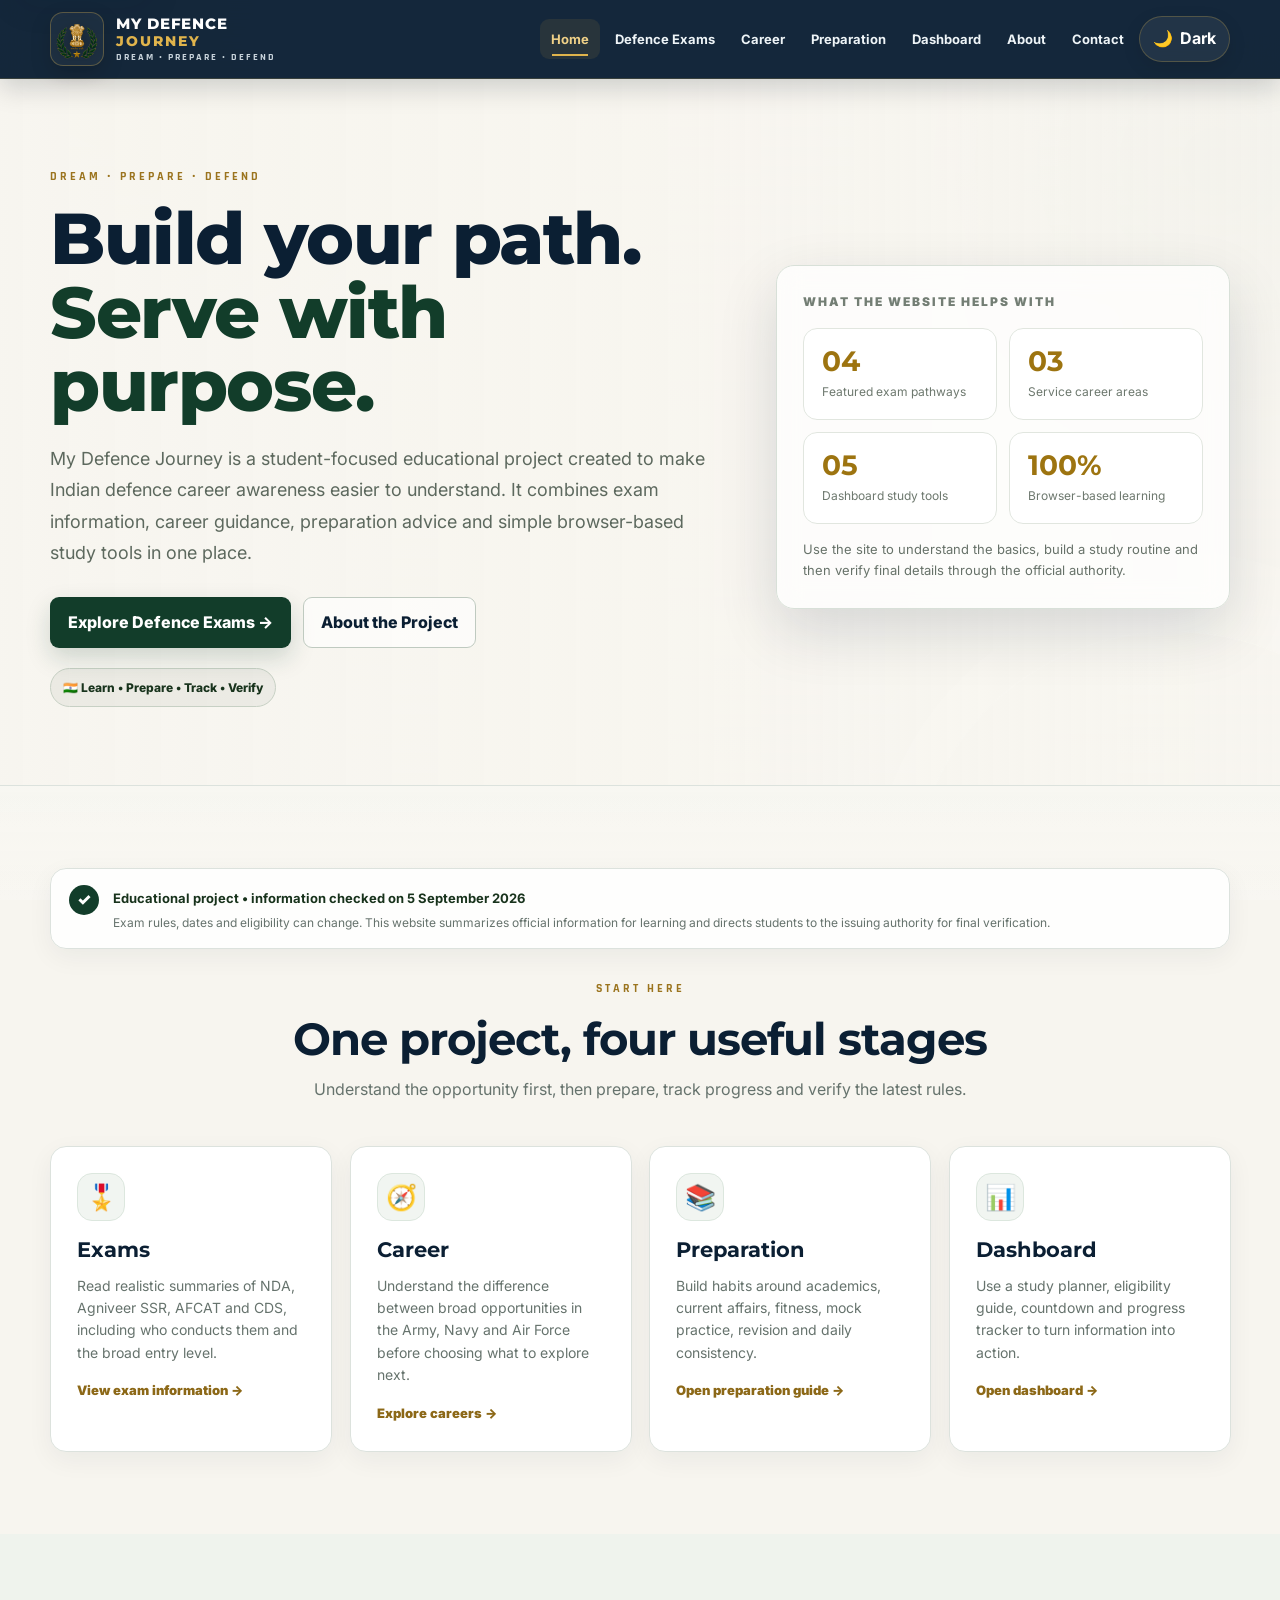
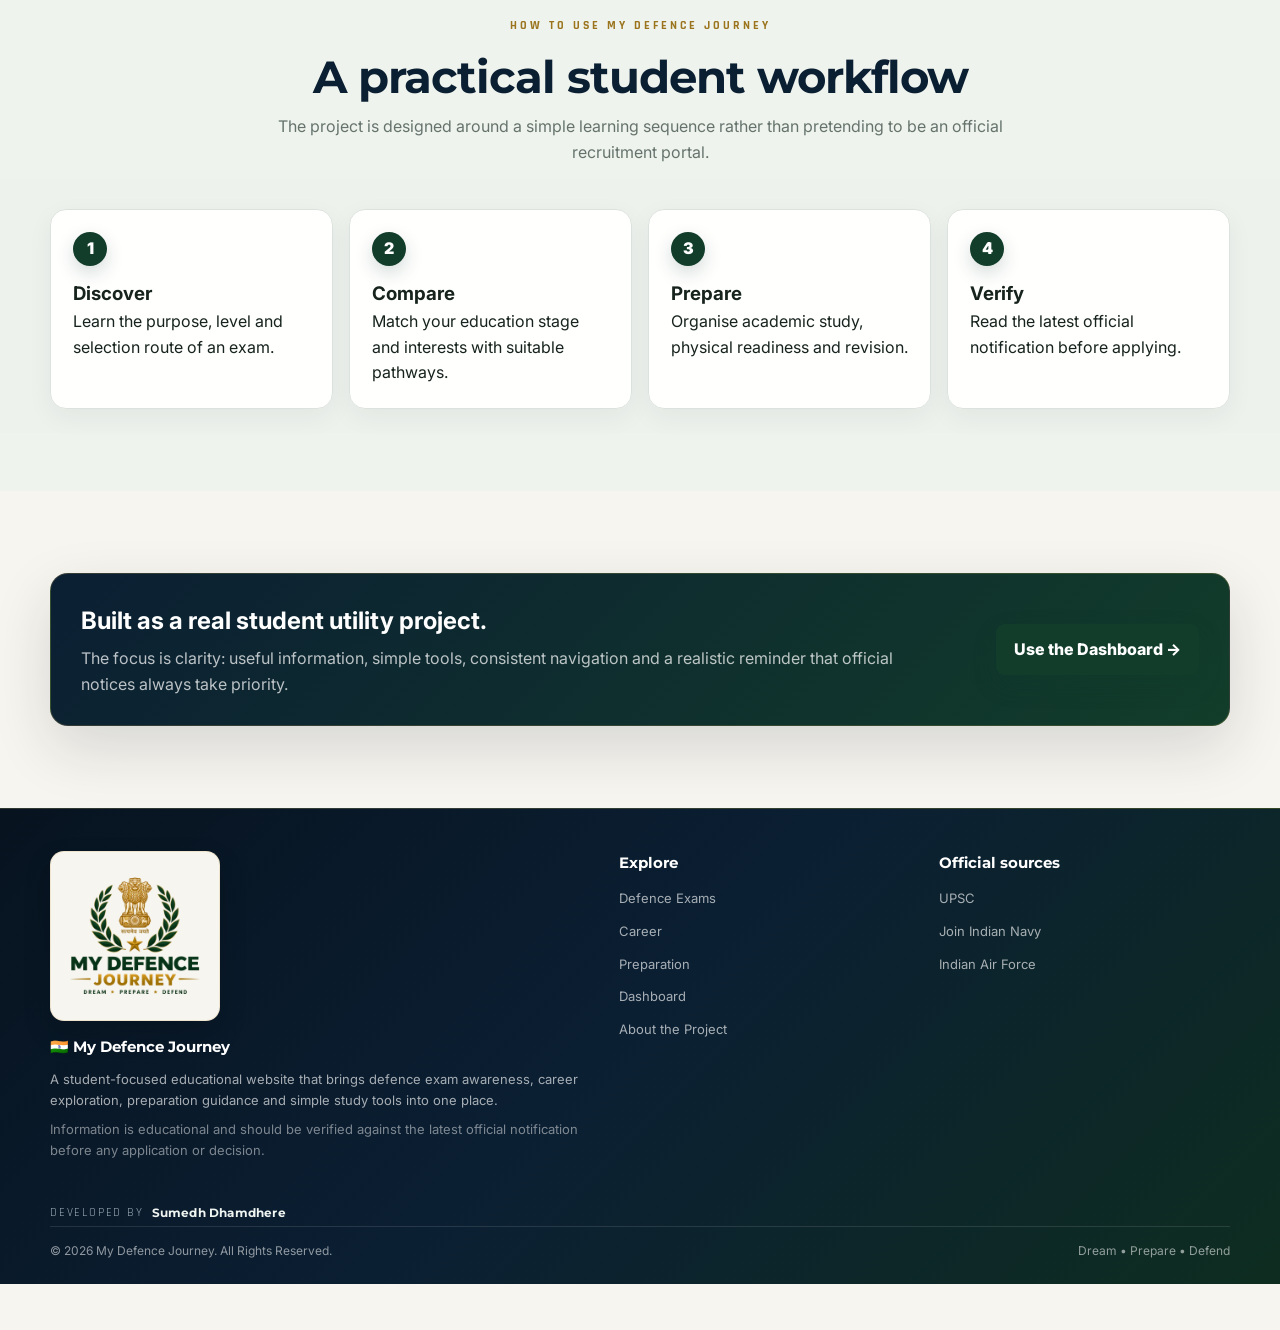
<file: index.html>
<!DOCTYPE html>
<html lang="en">
<head>
<meta charset="UTF-8">
<meta name="viewport" content="width=device-width, initial-scale=1.0">
<meta name="theme-color" content="#0B1F33">
<link rel="icon" type="image/png" href="assets/logo-mark.png">
<link rel="stylesheet" href="css/style.css">
<script defer src="js/script.js"></script>
<title>Home | My Defence Journey</title>
<meta name="description" content="Student-focused defence exam awareness, career guidance and preparation planning website.">
</head>
<body data-page="home">
<a class="skip-link" href="#main-content">Skip to content</a>
<header class="site-header">
  <nav class="navbar" aria-label="Primary navigation">
    <a class="brand" data-brand href="index.html" aria-label="My Defence Journey home">
      <span class="brand-mark" aria-hidden="true"><img class="brand-logo" src="assets/logo-mark.png" alt=""></span>
      <span class="brand-text"><span class="brand-title"><span>MY DEFENCE</span><span>JOURNEY</span></span><span class="brand-tag">DREAM • PREPARE • DEFEND</span></span>
    </a>
    <button class="nav-toggle" id="navToggle" type="button" aria-expanded="false" aria-controls="navLinks" aria-label="Open navigation">☰</button>
    <ul class="nav-links" id="navLinks">
      <li><a data-page="index.html" href="index.html">Home</a></li>
      <li><a data-page="exams.html" href="exams.html">Defence Exams</a></li>
      <li><a data-page="career.html" href="career.html">Career</a></li>
      <li><a data-page="preparation.html" href="preparation.html">Preparation</a></li>
      <li><a data-page="dashboard.html" href="dashboard.html">Dashboard</a></li>
      <li><a data-page="about.html" href="about.html">About</a></li>
      <li><a data-page="contact.html" href="contact.html">Contact</a></li>
      <li class="theme-item"><button class="theme-toggle" id="themeToggle" type="button" aria-label="Switch to dark mode">🌙 <span>Dark</span></button></li>
    </ul>
  </nav>
</header>
<main id="main-content" class="page-shell">

<section class="hero hero-light">
  <div class="container hero-inner hero-grid">
    <div>
      <div class="eyebrow">Dream • Prepare • Defend</div>
      <h1>Build your path.<br><span>Serve with purpose.</span></h1>
      <p class="lead">My Defence Journey is a student-focused educational project created to make Indian defence career awareness easier to understand. It combines exam information, career guidance, preparation advice and simple browser-based study tools in one place.</p>
      <div class="hero-actions">
        <a class="btn btn-primary" href="exams.html">Explore Defence Exams →</a>
        <a class="btn btn-secondary" href="about.html">About the Project</a>
      </div>
      <div class="hero-badge-wrap"><span class="hero-badge">🇮🇳 Learn • Prepare • Track • Verify</span></div>
    </div>
    <div class="hero-panel">
      <div class="panel-title">What the website helps with</div>
      <div class="stat-grid">
        <div class="stat"><strong>04</strong><span>Featured exam pathways</span></div>
        <div class="stat"><strong>03</strong><span>Service career areas</span></div>
        <div class="stat"><strong>05</strong><span>Dashboard study tools</span></div>
        <div class="stat"><strong>100%</strong><span>Browser-based learning</span></div>
      </div>
      <p class="hero-panel-note">Use the site to understand the basics, build a study routine and then verify final details through the official authority.</p>
    </div>
  </div>
</section>
<section class="section"><div class="container">
  <div class="trust-strip"><span class="trust-icon">✓</span><div><strong>Educational project • information checked on 5 September 2026</strong><p>Exam rules, dates and eligibility can change. This website summarizes official information for learning and directs students to the issuing authority for final verification.</p></div></div>
  <div class="section-heading"><div class="eyebrow">Start here</div><h2>One project, four useful stages</h2><p>Understand the opportunity first, then prepare, track progress and verify the latest rules.</p></div>
  <div class="grid-4">
    <article class="card"><div class="card-icon">🎖️</div><h3>Exams</h3><p>Read realistic summaries of NDA, Agniveer SSR, AFCAT and CDS, including who conducts them and the broad entry level.</p><a class="link-arrow" href="exams.html">View exam information →</a></article>
    <article class="card"><div class="card-icon">🧭</div><h3>Career</h3><p>Understand the difference between broad opportunities in the Army, Navy and Air Force before choosing what to explore next.</p><a class="link-arrow" href="career.html">Explore careers →</a></article>
    <article class="card"><div class="card-icon">📚</div><h3>Preparation</h3><p>Build habits around academics, current affairs, fitness, mock practice, revision and daily consistency.</p><a class="link-arrow" href="preparation.html">Open preparation guide →</a></article>
    <article class="card"><div class="card-icon">📊</div><h3>Dashboard</h3><p>Use a study planner, eligibility guide, countdown and progress tracker to turn information into action.</p><a class="link-arrow" href="dashboard.html">Open dashboard →</a></article>
  </div>
</div></section>
<section class="section section-alt"><div class="container">
  <div class="section-heading"><div class="eyebrow">How to use My Defence Journey</div><h2>A practical student workflow</h2><p>The project is designed around a simple learning sequence rather than pretending to be an official recruitment portal.</p></div>
  <div class="steps">
    <div class="step"><div class="step-num">1</div><h3>Discover</h3><p>Learn the purpose, level and selection route of an exam.</p></div>
    <div class="step"><div class="step-num">2</div><h3>Compare</h3><p>Match your education stage and interests with suitable pathways.</p></div>
    <div class="step"><div class="step-num">3</div><h3>Prepare</h3><p>Organise academic study, physical readiness and revision.</p></div>
    <div class="step"><div class="step-num">4</div><h3>Verify</h3><p>Read the latest official notification before applying.</p></div>
  </div>
</div></section>
<section class="section"><div class="container"><div class="info-strip"><div><h3>Built as a real student utility project.</h3><p>The focus is clarity: useful information, simple tools, consistent navigation and a realistic reminder that official notices always take priority.</p></div><a class="btn btn-primary" href="dashboard.html">Use the Dashboard →</a></div></div></section>

</main>
<footer class="footer">
  <div class="footer-inner">
    <div>
      <div class="footer-logo-box"><img class="footer-logo" src="assets/logo-full.png" alt="My Defence Journey logo"></div>
      <h3>🇮🇳 My Defence Journey</h3>
      <p>A student-focused educational website that brings defence exam awareness, career exploration, preparation guidance and simple study tools into one place.</p>
      <p class="footer-note">Information is educational and should be verified against the latest official notification before any application or decision.</p>
    </div>
    <div>
      <h3>Explore</h3>
      <ul class="footer-links">
        <li><a href="exams.html">Defence Exams</a></li>
        <li><a href="career.html">Career</a></li>
        <li><a href="preparation.html">Preparation</a></li>
        <li><a href="dashboard.html">Dashboard</a></li>
        <li><a href="about.html">About the Project</a></li>
      </ul>
    </div>
    <div>
      <h3>Official sources</h3>
      <ul class="footer-links">
        <li><a href="https://www.upsc.gov.in/" target="_blank" rel="noopener">UPSC</a></li>
        <li><a href="https://www.joinindiannavy.gov.in/" target="_blank" rel="noopener">Join Indian Navy</a></li>
        <li><a href="https://careerairforce.gov.in/" target="_blank" rel="noopener">Indian Air Force</a></li>
      </ul>
    </div>
  </div>
  <div class="developer-credit"><span>Developed by</span><strong>Sumedh Dhamdhere</strong></div>
  <div class="footer-bottom"><span>© 2026 My Defence Journey. All Rights Reserved.</span><span>Dream • Prepare • Defend</span></div>
</footer>
</body>
</html>
</file>
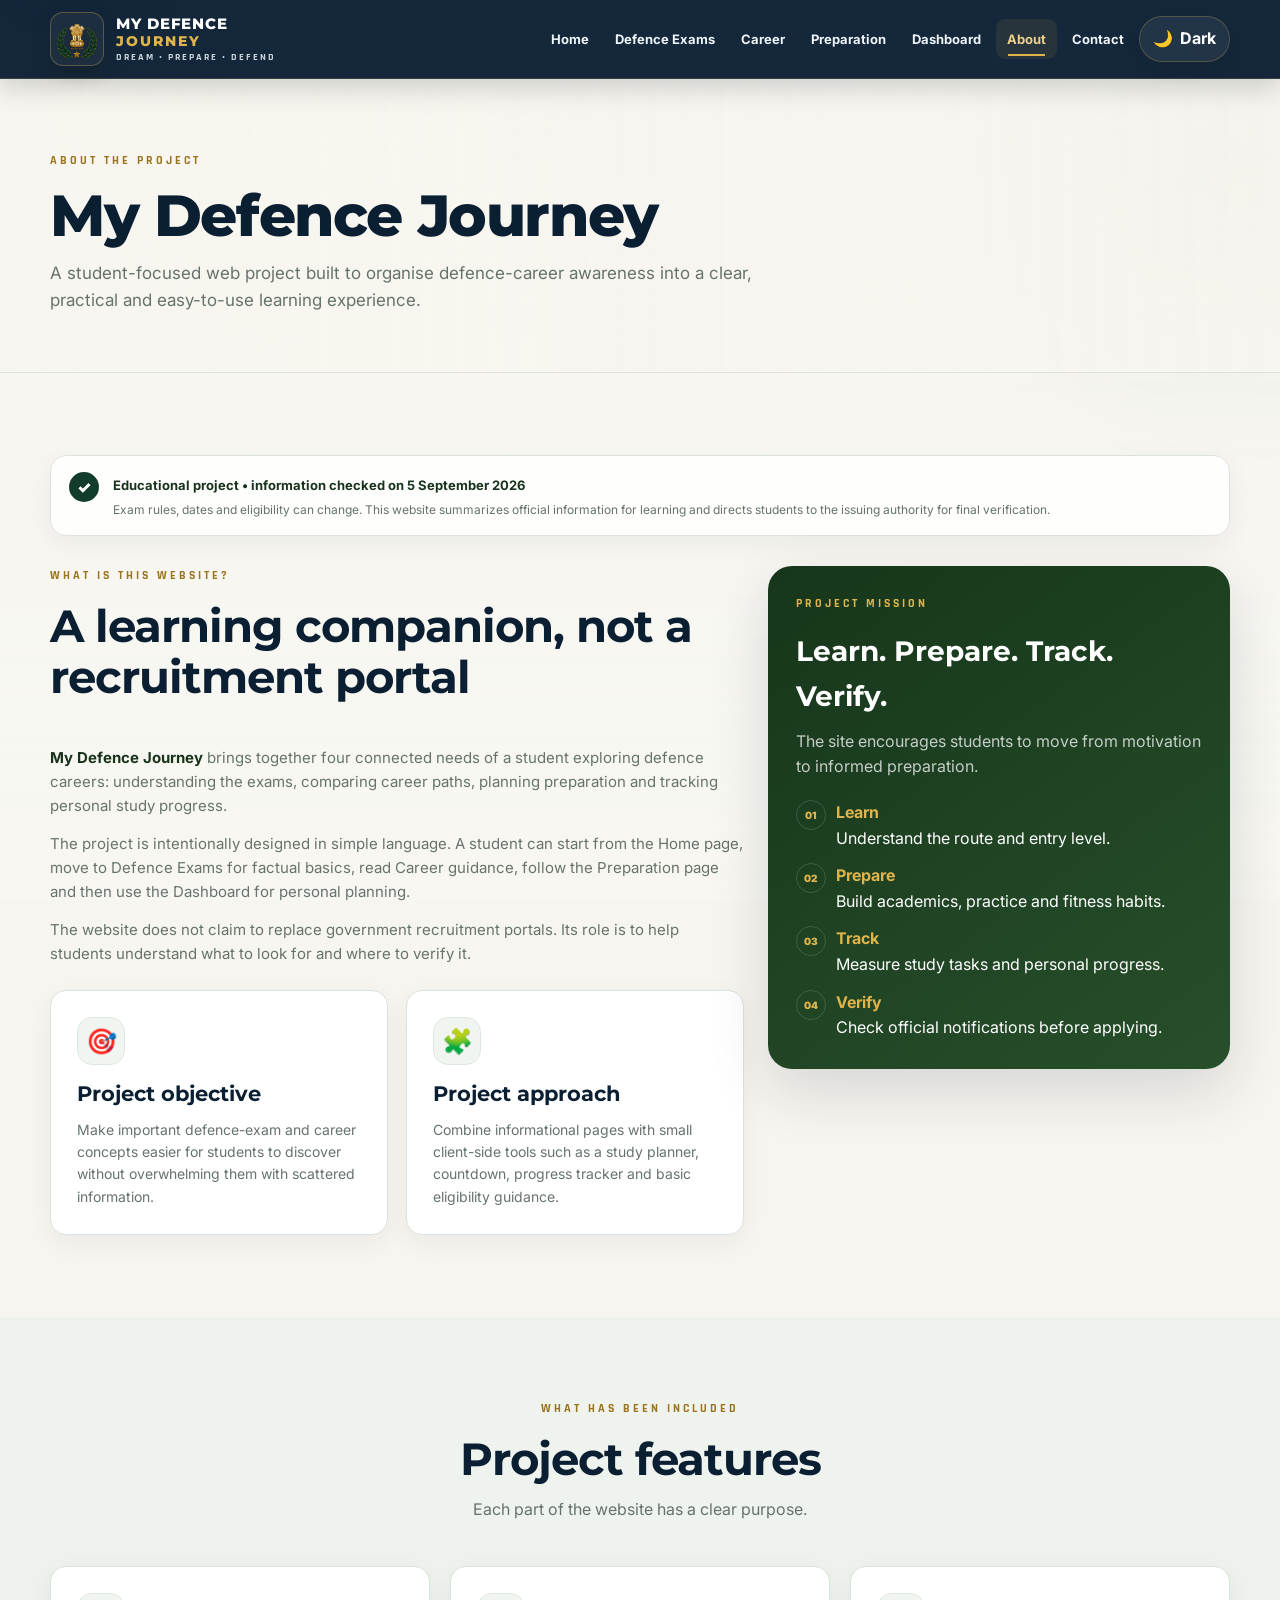
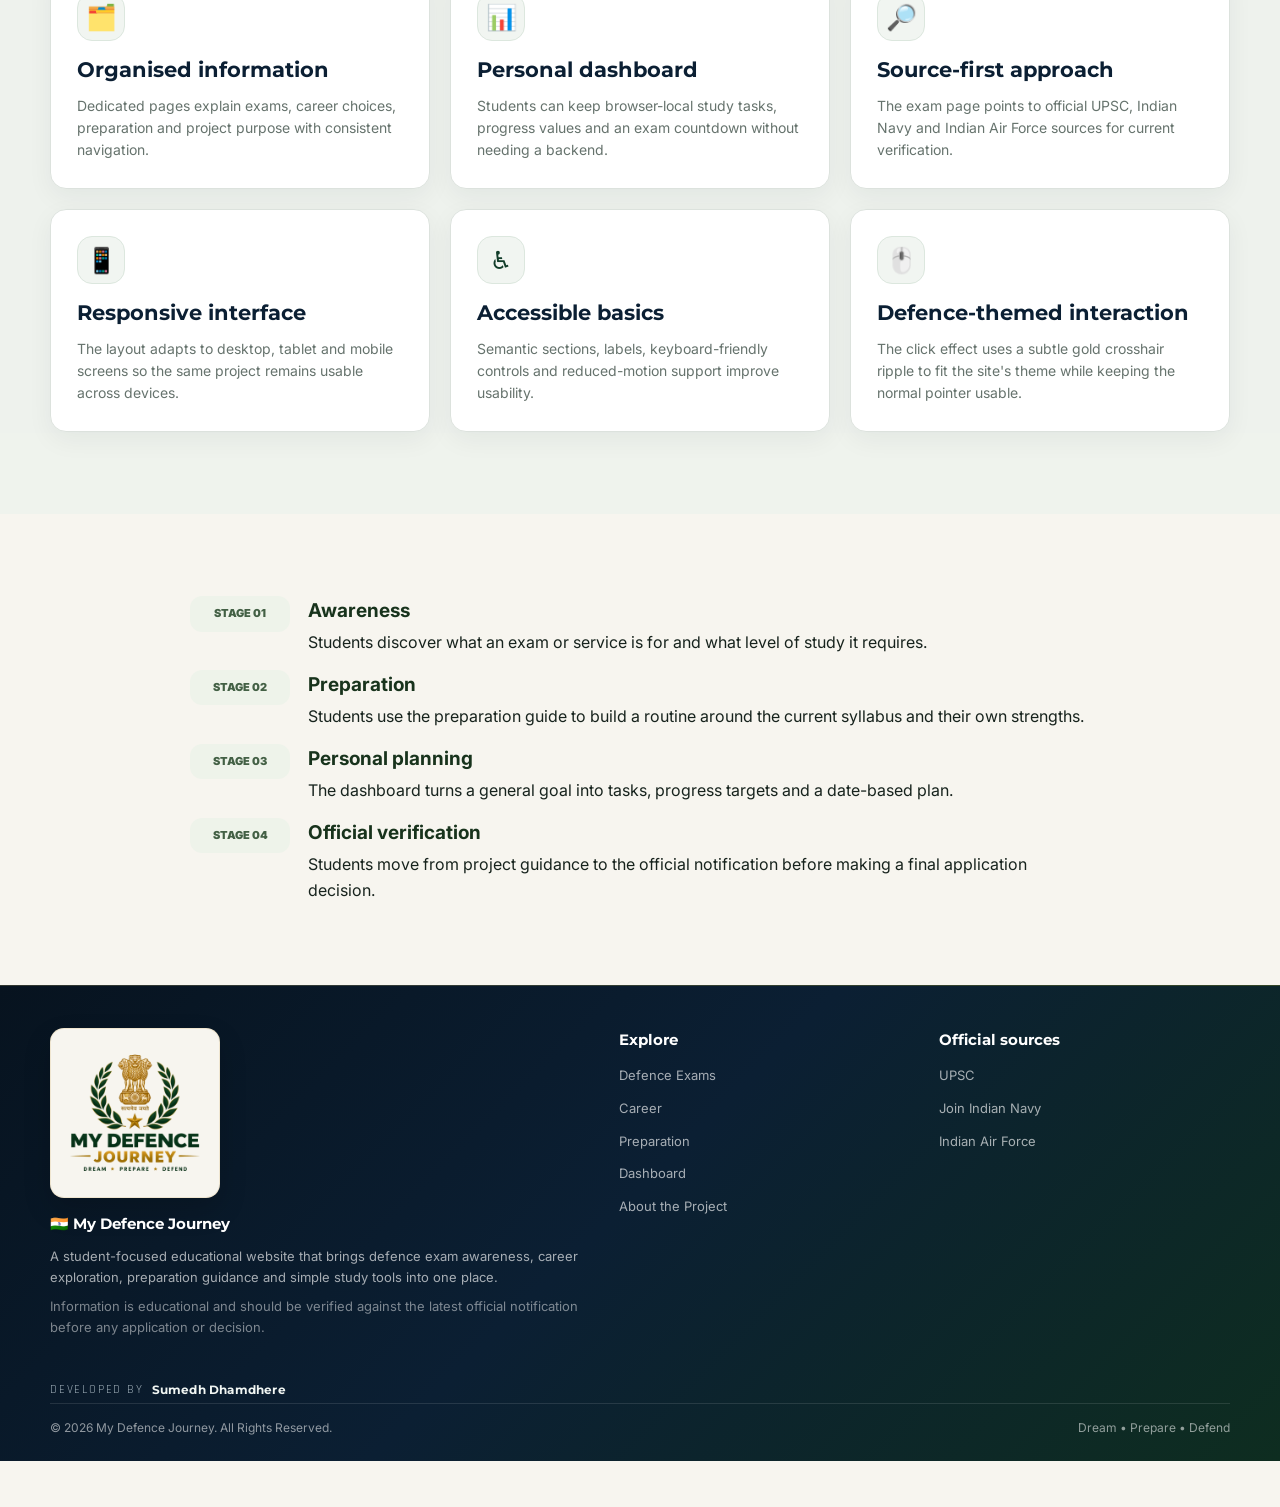
<file: about.html>
<!DOCTYPE html>
<html lang="en">
<head>
<meta charset="UTF-8">
<meta name="viewport" content="width=device-width, initial-scale=1.0">
<meta name="theme-color" content="#0B1F33">
<link rel="icon" type="image/png" href="assets/logo-mark.png">
<link rel="stylesheet" href="css/style.css">
<script defer src="js/script.js"></script>
<title>About the Project | My Defence Journey</title>
<meta name="description" content="About My Defence Journey, its goals, features, scope and educational purpose.">
</head>
<body data-page="about">
<a class="skip-link" href="#main-content">Skip to content</a>
<header class="site-header">
  <nav class="navbar" aria-label="Primary navigation">
    <a class="brand" data-brand href="index.html" aria-label="My Defence Journey home">
      <span class="brand-mark" aria-hidden="true"><img class="brand-logo" src="assets/logo-mark.png" alt=""></span>
      <span class="brand-text"><span class="brand-title"><span>MY DEFENCE</span><span>JOURNEY</span></span><span class="brand-tag">DREAM • PREPARE • DEFEND</span></span>
    </a>
    <button class="nav-toggle" id="navToggle" type="button" aria-expanded="false" aria-controls="navLinks" aria-label="Open navigation">☰</button>
    <ul class="nav-links" id="navLinks">
      <li><a data-page="index.html" href="index.html">Home</a></li>
      <li><a data-page="exams.html" href="exams.html">Defence Exams</a></li>
      <li><a data-page="career.html" href="career.html">Career</a></li>
      <li><a data-page="preparation.html" href="preparation.html">Preparation</a></li>
      <li><a data-page="dashboard.html" href="dashboard.html">Dashboard</a></li>
      <li><a data-page="about.html" href="about.html">About</a></li>
      <li><a data-page="contact.html" href="contact.html">Contact</a></li>
      <li class="theme-item"><button class="theme-toggle" id="themeToggle" type="button" aria-label="Switch to dark mode">🌙 <span>Dark</span></button></li>
    </ul>
  </nav>
</header>
<main id="main-content" class="page-shell">

<section class="page-title"><div class="container"><div class="eyebrow">About the project</div><h1>My Defence Journey</h1><p>A student-focused web project built to organise defence-career awareness into a clear, practical and easy-to-use learning experience.</p></div></section>
<section class="section"><div class="container"><div class="trust-strip"><span class="trust-icon">✓</span><div><strong>Educational project • information checked on 5 September 2026</strong><p>Exam rules, dates and eligibility can change. This website summarizes official information for learning and directs students to the issuing authority for final verification.</p></div></div><div class="about-grid"><div>
  <div class="section-heading left"><div class="eyebrow">What is this website?</div><h2>A learning companion, not a recruitment portal</h2></div>
  <div class="rich-copy"><p><strong>My Defence Journey</strong> brings together four connected needs of a student exploring defence careers: understanding the exams, comparing career paths, planning preparation and tracking personal study progress.</p><p>The project is intentionally designed in simple language. A student can start from the Home page, move to Defence Exams for factual basics, read Career guidance, follow the Preparation page and then use the Dashboard for personal planning.</p><p>The website does not claim to replace government recruitment portals. Its role is to help students understand what to look for and where to verify it.</p></div>
  <div class="grid-2"><article class="card"><div class="card-icon">🎯</div><h3>Project objective</h3><p>Make important defence-exam and career concepts easier for students to discover without overwhelming them with scattered information.</p></article><article class="card"><div class="card-icon">🧩</div><h3>Project approach</h3><p>Combine informational pages with small client-side tools such as a study planner, countdown, progress tracker and basic eligibility guidance.</p></article></div>
</div>
<aside class="mission-card"><div class="eyebrow">Project mission</div><h3>Learn. Prepare. Track. Verify.</h3><p>The site encourages students to move from motivation to informed preparation.</p><ul class="mission-list"><li><span>01</span><div><b>Learn</b><br>Understand the route and entry level.</div></li><li><span>02</span><div><b>Prepare</b><br>Build academics, practice and fitness habits.</div></li><li><span>03</span><div><b>Track</b><br>Measure study tasks and personal progress.</div></li><li><span>04</span><div><b>Verify</b><br>Check official notifications before applying.</div></li></ul></aside></div></div></section>
<section class="section section-alt"><div class="container"><div class="section-heading"><div class="eyebrow">What has been included</div><h2>Project features</h2><p>Each part of the website has a clear purpose.</p></div><div class="grid-3">
<article class="card"><div class="card-icon">🗂️</div><h3>Organised information</h3><p>Dedicated pages explain exams, career choices, preparation and project purpose with consistent navigation.</p></article>
<article class="card"><div class="card-icon">📊</div><h3>Personal dashboard</h3><p>Students can keep browser-local study tasks, progress values and an exam countdown without needing a backend.</p></article>
<article class="card"><div class="card-icon">🔎</div><h3>Source-first approach</h3><p>The exam page points to official UPSC, Indian Navy and Indian Air Force sources for current verification.</p></article>
<article class="card"><div class="card-icon">📱</div><h3>Responsive interface</h3><p>The layout adapts to desktop, tablet and mobile screens so the same project remains usable across devices.</p></article>
<article class="card"><div class="card-icon">♿</div><h3>Accessible basics</h3><p>Semantic sections, labels, keyboard-friendly controls and reduced-motion support improve usability.</p></article>
<article class="card"><div class="card-icon">🖱️</div><h3>Defence-themed interaction</h3><p>The click effect uses a subtle gold crosshair ripple to fit the site's theme while keeping the normal pointer usable.</p></article>
</div></div></section>
<section class="section"><div class="container"><div class="timeline"><div class="timeline-item"><div class="timeline-badge">STAGE 01</div><div><h3>Awareness</h3><p>Students discover what an exam or service is for and what level of study it requires.</p></div></div><div class="timeline-item"><div class="timeline-badge">STAGE 02</div><div><h3>Preparation</h3><p>Students use the preparation guide to build a routine around the current syllabus and their own strengths.</p></div></div><div class="timeline-item"><div class="timeline-badge">STAGE 03</div><div><h3>Personal planning</h3><p>The dashboard turns a general goal into tasks, progress targets and a date-based plan.</p></div></div><div class="timeline-item"><div class="timeline-badge">STAGE 04</div><div><h3>Official verification</h3><p>Students move from project guidance to the official notification before making a final application decision.</p></div></div></div></div></section>

</main>
<footer class="footer">
  <div class="footer-inner">
    <div>
      <div class="footer-logo-box"><img class="footer-logo" src="assets/logo-full.png" alt="My Defence Journey logo"></div>
      <h3>🇮🇳 My Defence Journey</h3>
      <p>A student-focused educational website that brings defence exam awareness, career exploration, preparation guidance and simple study tools into one place.</p>
      <p class="footer-note">Information is educational and should be verified against the latest official notification before any application or decision.</p>
    </div>
    <div>
      <h3>Explore</h3>
      <ul class="footer-links">
        <li><a href="exams.html">Defence Exams</a></li>
        <li><a href="career.html">Career</a></li>
        <li><a href="preparation.html">Preparation</a></li>
        <li><a href="dashboard.html">Dashboard</a></li>
        <li><a href="about.html">About the Project</a></li>
      </ul>
    </div>
    <div>
      <h3>Official sources</h3>
      <ul class="footer-links">
        <li><a href="https://www.upsc.gov.in/" target="_blank" rel="noopener">UPSC</a></li>
        <li><a href="https://www.joinindiannavy.gov.in/" target="_blank" rel="noopener">Join Indian Navy</a></li>
        <li><a href="https://careerairforce.gov.in/" target="_blank" rel="noopener">Indian Air Force</a></li>
      </ul>
    </div>
  </div>
  <div class="developer-credit"><span>Developed by</span><strong>Sumedh Dhamdhere</strong></div>
  <div class="footer-bottom"><span>© 2026 My Defence Journey. All Rights Reserved.</span><span>Dream • Prepare • Defend</span></div>
</footer>
</body>
</html>
</file>
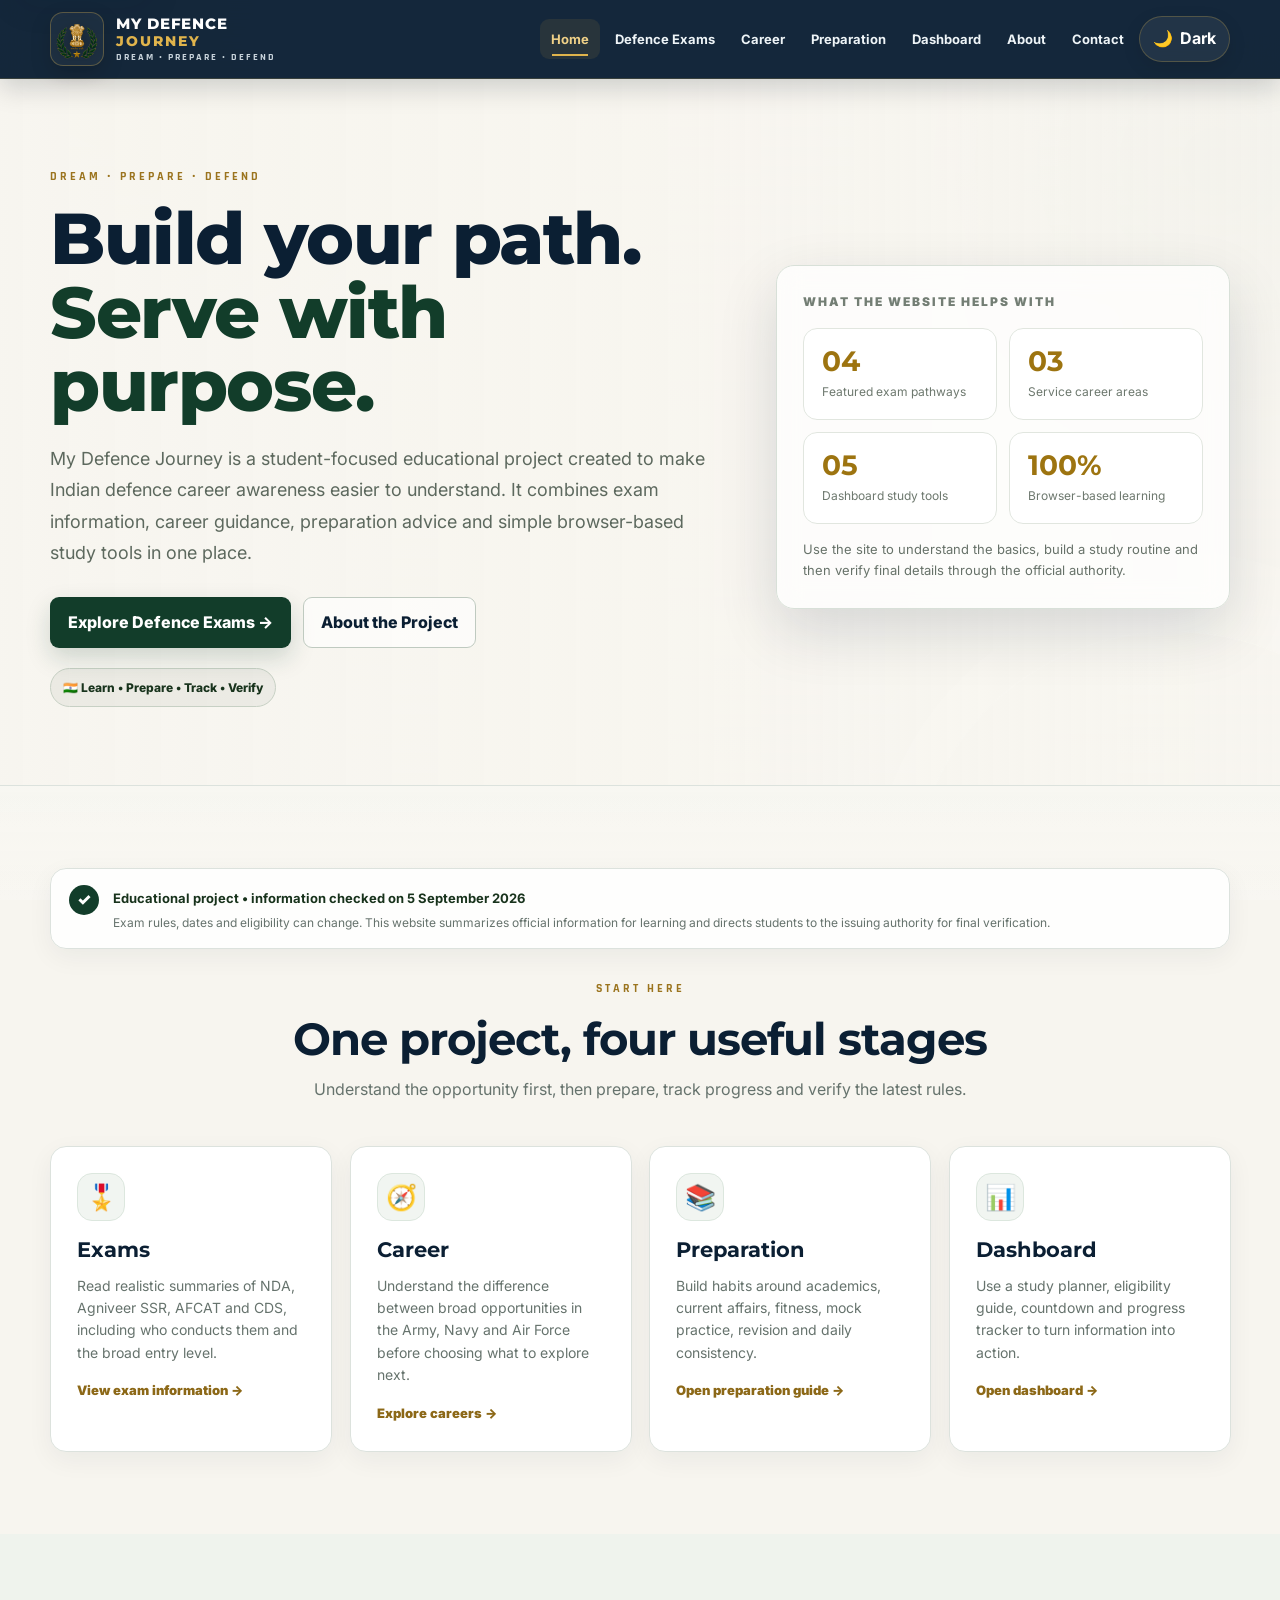
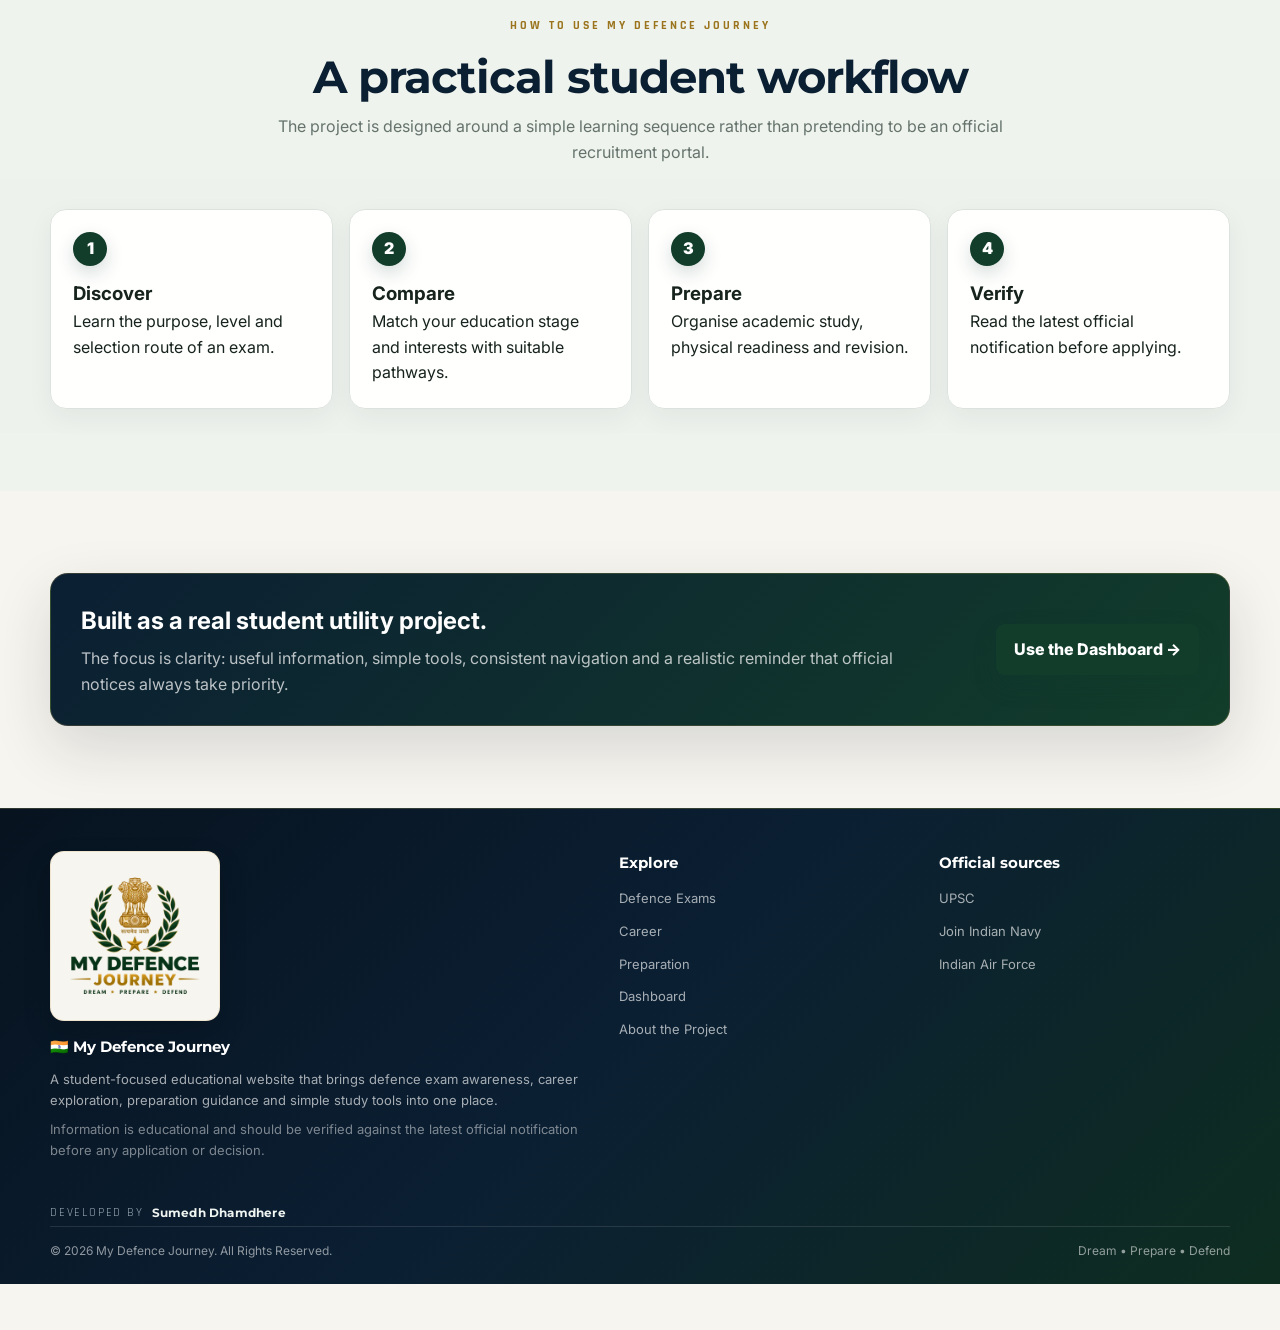
<file: army.html>
<!DOCTYPE html><html lang="en"><head><meta charset="UTF-8"><meta http-equiv="refresh" content="0; url=index.html"><link rel="icon" type="image/png" href="assets/logo-mark.png"><meta name="viewport" content="width=device-width, initial-scale=1.0"><title>My Defence Journey</title><link rel="canonical" href="index.html"></head><body><p>Redirecting to <a href="index.html">My Defence Journey</a>…</p><script>location.replace('index.html');</script></body></html>
</file>
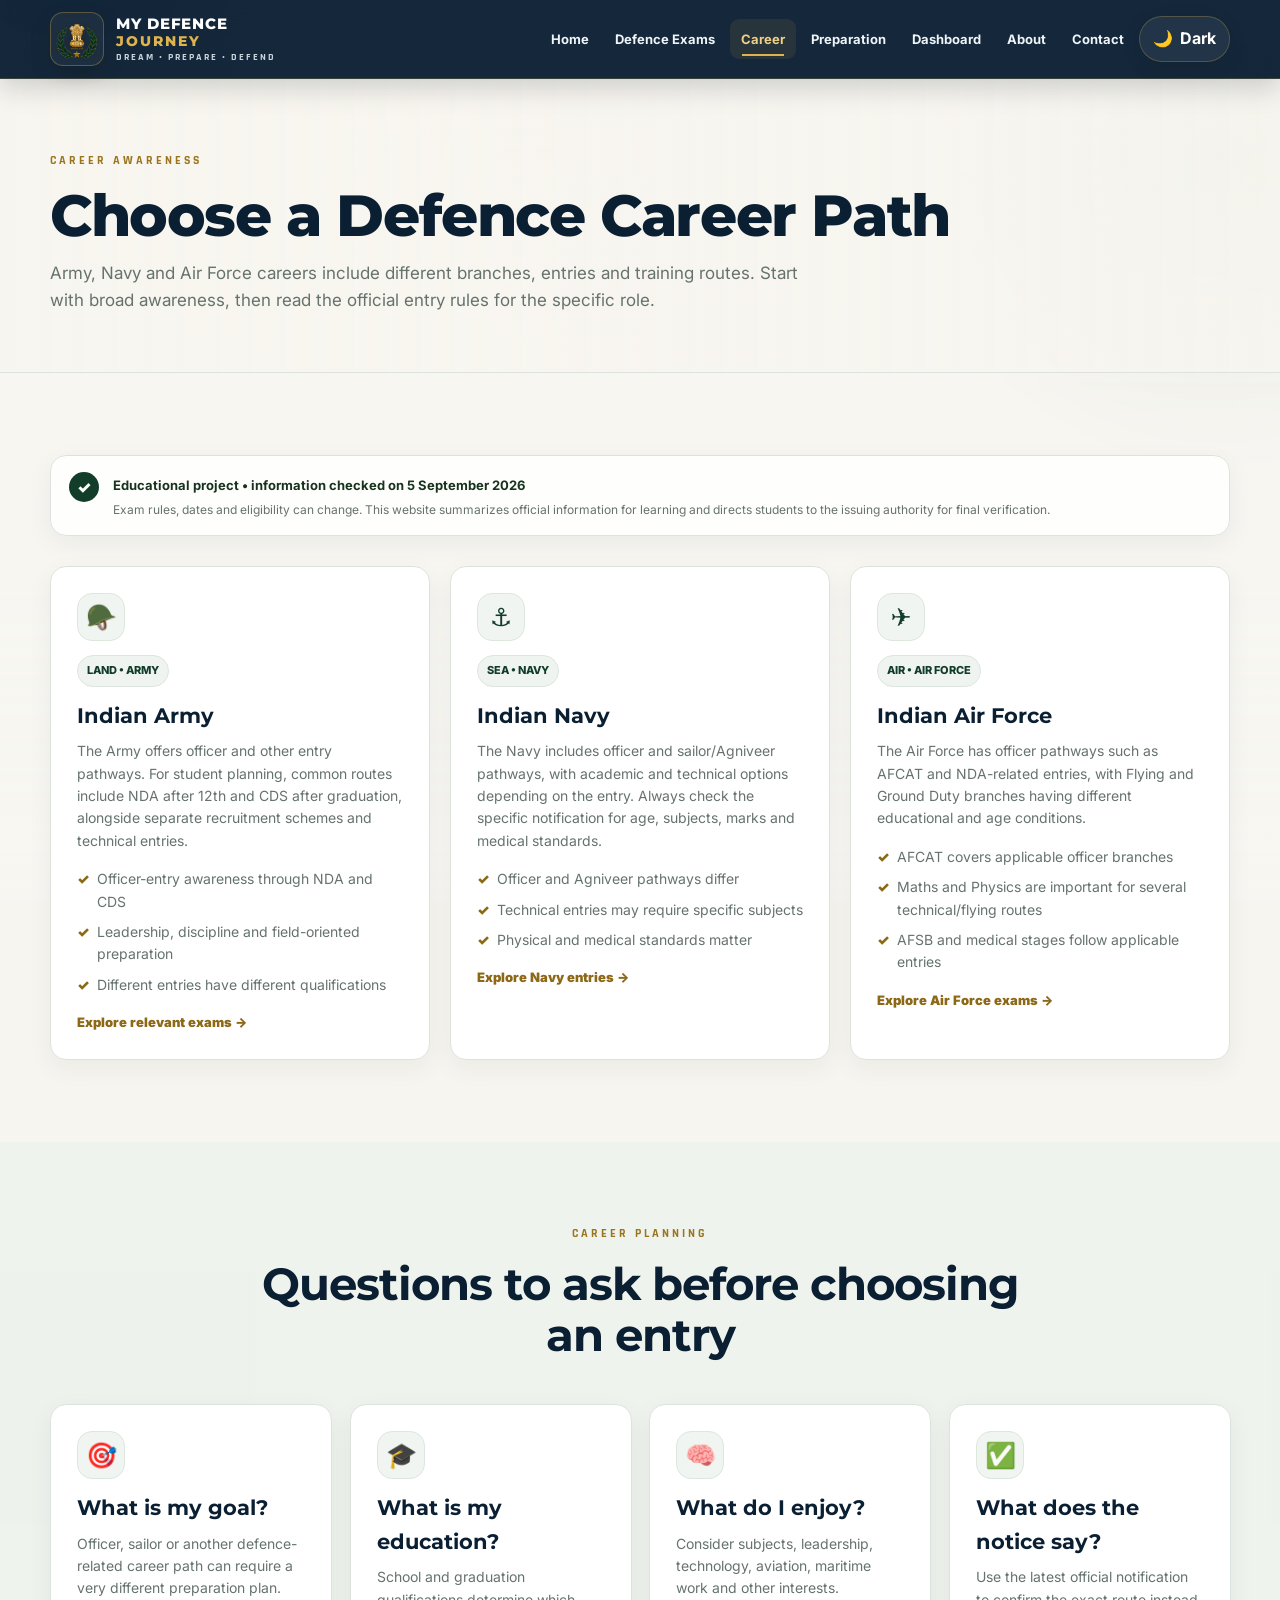
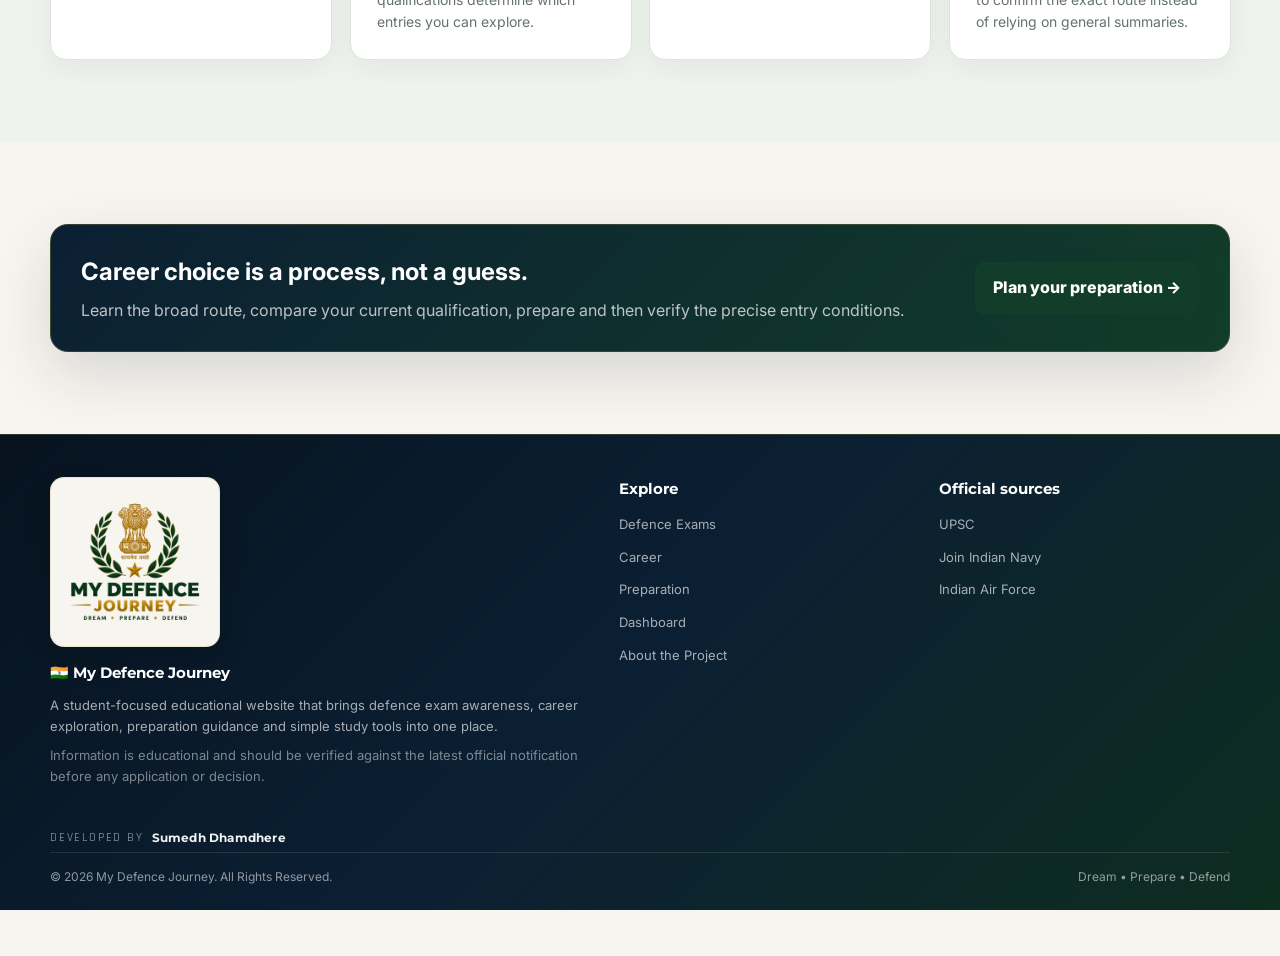
<file: career.html>
<!DOCTYPE html>
<html lang="en">
<head>
<meta charset="UTF-8">
<meta name="viewport" content="width=device-width, initial-scale=1.0">
<meta name="theme-color" content="#0B1F33">
<link rel="icon" type="image/png" href="assets/logo-mark.png">
<link rel="stylesheet" href="css/style.css">
<script defer src="js/script.js"></script>
<title>Career Guidance | My Defence Journey</title>
<meta name="description" content="Student-friendly defence career awareness for Army, Navy and Air Force pathways.">
</head>
<body data-page="career">
<a class="skip-link" href="#main-content">Skip to content</a>
<header class="site-header">
  <nav class="navbar" aria-label="Primary navigation">
    <a class="brand" data-brand href="index.html" aria-label="My Defence Journey home">
      <span class="brand-mark" aria-hidden="true"><img class="brand-logo" src="assets/logo-mark.png" alt=""></span>
      <span class="brand-text"><span class="brand-title"><span>MY DEFENCE</span><span>JOURNEY</span></span><span class="brand-tag">DREAM • PREPARE • DEFEND</span></span>
    </a>
    <button class="nav-toggle" id="navToggle" type="button" aria-expanded="false" aria-controls="navLinks" aria-label="Open navigation">☰</button>
    <ul class="nav-links" id="navLinks">
      <li><a data-page="index.html" href="index.html">Home</a></li>
      <li><a data-page="exams.html" href="exams.html">Defence Exams</a></li>
      <li><a data-page="career.html" href="career.html">Career</a></li>
      <li><a data-page="preparation.html" href="preparation.html">Preparation</a></li>
      <li><a data-page="dashboard.html" href="dashboard.html">Dashboard</a></li>
      <li><a data-page="about.html" href="about.html">About</a></li>
      <li><a data-page="contact.html" href="contact.html">Contact</a></li>
      <li class="theme-item"><button class="theme-toggle" id="themeToggle" type="button" aria-label="Switch to dark mode">🌙 <span>Dark</span></button></li>
    </ul>
  </nav>
</header>
<main id="main-content" class="page-shell">

<section class="page-title"><div class="container"><div class="eyebrow">Career awareness</div><h1>Choose a Defence Career Path</h1><p>Army, Navy and Air Force careers include different branches, entries and training routes. Start with broad awareness, then read the official entry rules for the specific role.</p></div></section>
<section class="section"><div class="container"><div class="trust-strip"><span class="trust-icon">✓</span><div><strong>Educational project • information checked on 5 September 2026</strong><p>Exam rules, dates and eligibility can change. This website summarizes official information for learning and directs students to the issuing authority for final verification.</p></div></div><div class="grid-3">
  <article class="card career-card"><div class="card-icon">🪖</div><span class="service-tag">LAND • ARMY</span><h3>Indian Army</h3><p>The Army offers officer and other entry pathways. For student planning, common routes include NDA after 12th and CDS after graduation, alongside separate recruitment schemes and technical entries.</p><ul class="mini-list"><li>Officer-entry awareness through NDA and CDS</li><li>Leadership, discipline and field-oriented preparation</li><li>Different entries have different qualifications</li></ul><a class="link-arrow" href="exams.html">Explore relevant exams →</a></article>
  <article class="card career-card"><div class="card-icon">⚓</div><span class="service-tag">SEA • NAVY</span><h3>Indian Navy</h3><p>The Navy includes officer and sailor/Agniveer pathways, with academic and technical options depending on the entry. Always check the specific notification for age, subjects, marks and medical standards.</p><ul class="mini-list"><li>Officer and Agniveer pathways differ</li><li>Technical entries may require specific subjects</li><li>Physical and medical standards matter</li></ul><a class="link-arrow" href="exams.html">Explore Navy entries →</a></article>
  <article class="card career-card"><div class="card-icon">✈️</div><span class="service-tag">AIR • AIR FORCE</span><h3>Indian Air Force</h3><p>The Air Force has officer pathways such as AFCAT and NDA-related entries, with Flying and Ground Duty branches having different educational and age conditions.</p><ul class="mini-list"><li>AFCAT covers applicable officer branches</li><li>Maths and Physics are important for several technical/flying routes</li><li>AFSB and medical stages follow applicable entries</li></ul><a class="link-arrow" href="exams.html">Explore Air Force exams →</a></article>
</div></div></section>
<section class="section section-alt"><div class="container"><div class="section-heading"><div class="eyebrow">Career planning</div><h2>Questions to ask before choosing an entry</h2></div><div class="grid-4">
  <article class="card"><div class="card-icon">🎯</div><h3>What is my goal?</h3><p>Officer, sailor or another defence-related career path can require a very different preparation plan.</p></article>
  <article class="card"><div class="card-icon">🎓</div><h3>What is my education?</h3><p>School and graduation qualifications determine which entries you can explore.</p></article>
  <article class="card"><div class="card-icon">🧠</div><h3>What do I enjoy?</h3><p>Consider subjects, leadership, technology, aviation, maritime work and other interests.</p></article>
  <article class="card"><div class="card-icon">✅</div><h3>What does the notice say?</h3><p>Use the latest official notification to confirm the exact route instead of relying on general summaries.</p></article>
</div></div></section>
<section class="section"><div class="container"><div class="info-strip"><div><h3>Career choice is a process, not a guess.</h3><p>Learn the broad route, compare your current qualification, prepare and then verify the precise entry conditions.</p></div><a class="btn btn-primary" href="dashboard.html">Plan your preparation →</a></div></div></section>

</main>
<footer class="footer">
  <div class="footer-inner">
    <div>
      <div class="footer-logo-box"><img class="footer-logo" src="assets/logo-full.png" alt="My Defence Journey logo"></div>
      <h3>🇮🇳 My Defence Journey</h3>
      <p>A student-focused educational website that brings defence exam awareness, career exploration, preparation guidance and simple study tools into one place.</p>
      <p class="footer-note">Information is educational and should be verified against the latest official notification before any application or decision.</p>
    </div>
    <div>
      <h3>Explore</h3>
      <ul class="footer-links">
        <li><a href="exams.html">Defence Exams</a></li>
        <li><a href="career.html">Career</a></li>
        <li><a href="preparation.html">Preparation</a></li>
        <li><a href="dashboard.html">Dashboard</a></li>
        <li><a href="about.html">About the Project</a></li>
      </ul>
    </div>
    <div>
      <h3>Official sources</h3>
      <ul class="footer-links">
        <li><a href="https://www.upsc.gov.in/" target="_blank" rel="noopener">UPSC</a></li>
        <li><a href="https://www.joinindiannavy.gov.in/" target="_blank" rel="noopener">Join Indian Navy</a></li>
        <li><a href="https://careerairforce.gov.in/" target="_blank" rel="noopener">Indian Air Force</a></li>
      </ul>
    </div>
  </div>
  <div class="developer-credit"><span>Developed by</span><strong>Sumedh Dhamdhere</strong></div>
  <div class="footer-bottom"><span>© 2026 My Defence Journey. All Rights Reserved.</span><span>Dream • Prepare • Defend</span></div>
</footer>
</body>
</html>
</file>
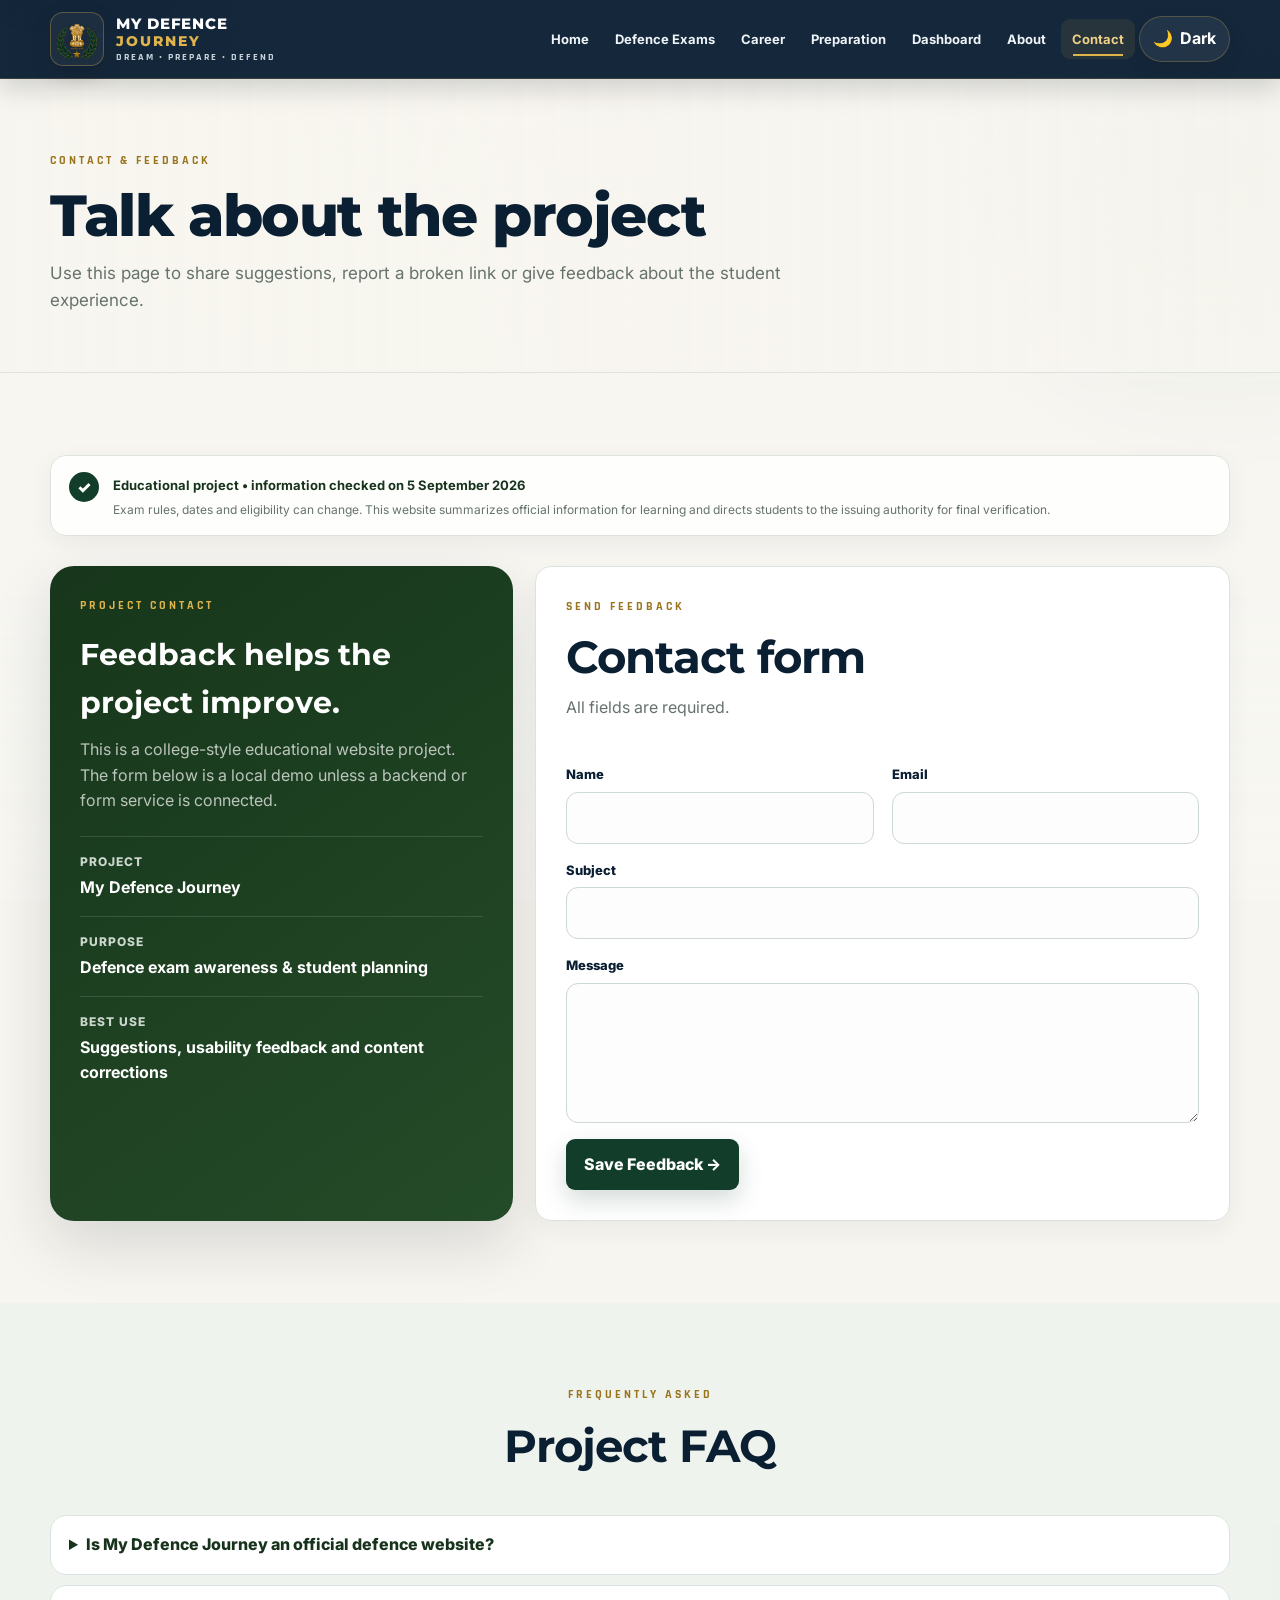
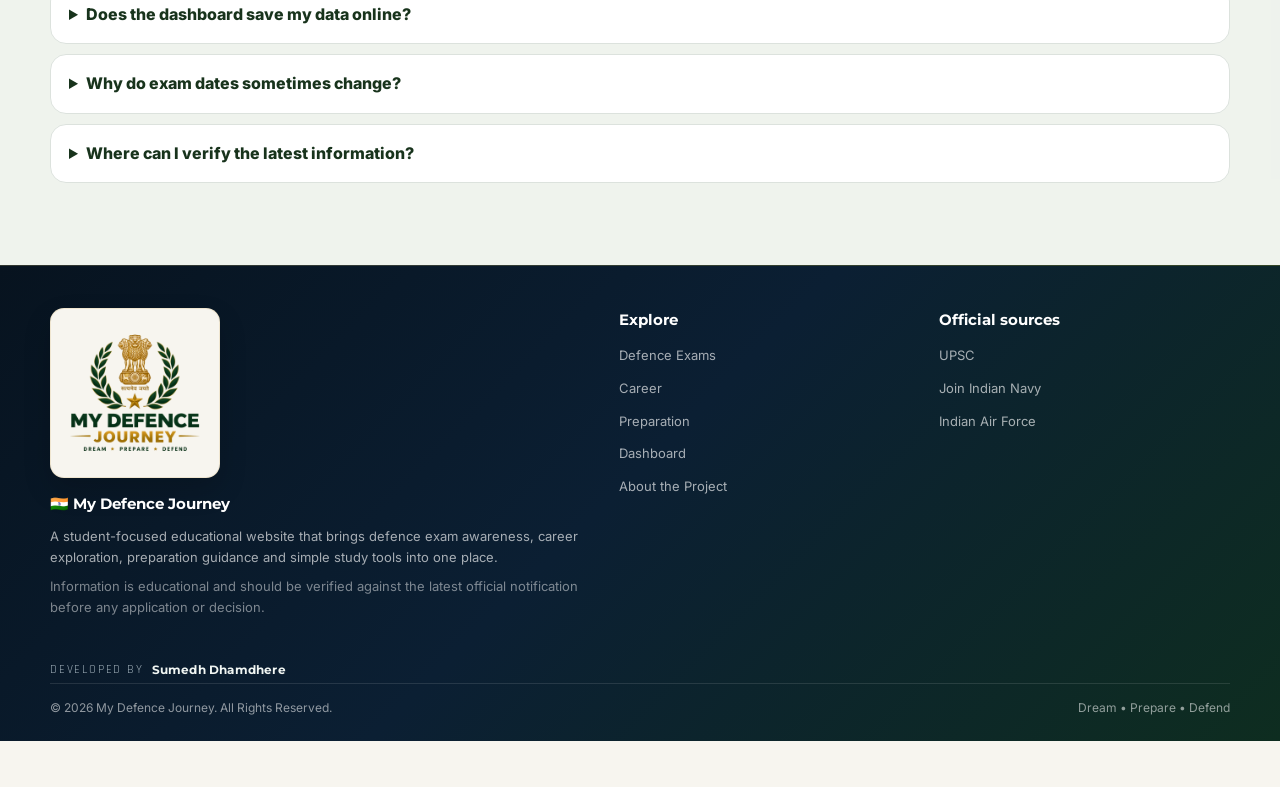
<file: contact.html>
<!DOCTYPE html>
<html lang="en">
<head>
<meta charset="UTF-8">
<meta name="viewport" content="width=device-width, initial-scale=1.0">
<meta name="theme-color" content="#0B1F33">
<link rel="icon" type="image/png" href="assets/logo-mark.png">
<link rel="stylesheet" href="css/style.css">
<script defer src="js/script.js"></script>
<title>Contact | My Defence Journey</title>
<meta name="description" content="Contact and feedback page for the My Defence Journey educational project.">
</head>
<body data-page="contact">
<a class="skip-link" href="#main-content">Skip to content</a>
<header class="site-header">
  <nav class="navbar" aria-label="Primary navigation">
    <a class="brand" data-brand href="index.html" aria-label="My Defence Journey home">
      <span class="brand-mark" aria-hidden="true"><img class="brand-logo" src="assets/logo-mark.png" alt=""></span>
      <span class="brand-text"><span class="brand-title"><span>MY DEFENCE</span><span>JOURNEY</span></span><span class="brand-tag">DREAM • PREPARE • DEFEND</span></span>
    </a>
    <button class="nav-toggle" id="navToggle" type="button" aria-expanded="false" aria-controls="navLinks" aria-label="Open navigation">☰</button>
    <ul class="nav-links" id="navLinks">
      <li><a data-page="index.html" href="index.html">Home</a></li>
      <li><a data-page="exams.html" href="exams.html">Defence Exams</a></li>
      <li><a data-page="career.html" href="career.html">Career</a></li>
      <li><a data-page="preparation.html" href="preparation.html">Preparation</a></li>
      <li><a data-page="dashboard.html" href="dashboard.html">Dashboard</a></li>
      <li><a data-page="about.html" href="about.html">About</a></li>
      <li><a data-page="contact.html" href="contact.html">Contact</a></li>
      <li class="theme-item"><button class="theme-toggle" id="themeToggle" type="button" aria-label="Switch to dark mode">🌙 <span>Dark</span></button></li>
    </ul>
  </nav>
</header>
<main id="main-content" class="page-shell">

<section class="page-title"><div class="container"><div class="eyebrow">Contact &amp; feedback</div><h1>Talk about the project</h1><p>Use this page to share suggestions, report a broken link or give feedback about the student experience.</p></div></section>
<section class="section"><div class="container"><div class="trust-strip"><span class="trust-icon">✓</span><div><strong>Educational project • information checked on 5 September 2026</strong><p>Exam rules, dates and eligibility can change. This website summarizes official information for learning and directs students to the issuing authority for final verification.</p></div></div><div class="contact-layout"><aside class="contact-info"><div class="eyebrow">Project contact</div><h2>Feedback helps the project improve.</h2><p>This is a college-style educational website project. The form below is a local demo unless a backend or form service is connected.</p><div class="contact-item"><span>Project</span><strong>My Defence Journey</strong></div><div class="contact-item"><span>Purpose</span><strong>Defence exam awareness &amp; student planning</strong></div><div class="contact-item"><span>Best use</span><strong>Suggestions, usability feedback and content corrections</strong></div></aside><div class="form-card"><div class="section-heading left"><div class="eyebrow">Send feedback</div><h2>Contact form</h2><p>All fields are required.</p></div><form id="contactForm"><div class="grid-2"><div class="field"><label for="name">Name</label><input id="name" name="name" type="text" autocomplete="name" required></div><div class="field"><label for="email">Email</label><input id="email" name="email" type="email" autocomplete="email" required></div></div><div class="field"><label for="subject">Subject</label><input id="subject" name="subject" type="text" required></div><div class="field"><label for="message">Message</label><textarea id="message" name="message" required></textarea></div><button class="btn btn-primary" type="submit">Save Feedback →</button><div id="formMessage" class="form-message" role="status" aria-live="polite"></div></form></div></div></div></section>
<section class="section section-alt"><div class="container"><div class="section-heading"><div class="eyebrow">Frequently asked</div><h2>Project FAQ</h2></div><div class="faq"><details><summary>Is My Defence Journey an official defence website?</summary><p>No. It is an educational student project. Official websites and current notifications should be used for final application and eligibility decisions.</p></details><details><summary>Does the dashboard save my data online?</summary><p>No. The current project stores study tasks, progress and demo contact submissions locally in the browser using localStorage.</p></details><details><summary>Why do exam dates sometimes change?</summary><p>Government and recruiting authorities can update schedules or issue notices. The project therefore displays a clear verification reminder instead of treating its own content as permanent.</p></details><details><summary>Where can I verify the latest information?</summary><p>Use the official UPSC, Join Indian Navy and Indian Air Force sources linked from the Defence Exams page and footer.</p></details></div></div></section>

</main>
<footer class="footer">
  <div class="footer-inner">
    <div>
      <div class="footer-logo-box"><img class="footer-logo" src="assets/logo-full.png" alt="My Defence Journey logo"></div>
      <h3>🇮🇳 My Defence Journey</h3>
      <p>A student-focused educational website that brings defence exam awareness, career exploration, preparation guidance and simple study tools into one place.</p>
      <p class="footer-note">Information is educational and should be verified against the latest official notification before any application or decision.</p>
    </div>
    <div>
      <h3>Explore</h3>
      <ul class="footer-links">
        <li><a href="exams.html">Defence Exams</a></li>
        <li><a href="career.html">Career</a></li>
        <li><a href="preparation.html">Preparation</a></li>
        <li><a href="dashboard.html">Dashboard</a></li>
        <li><a href="about.html">About the Project</a></li>
      </ul>
    </div>
    <div>
      <h3>Official sources</h3>
      <ul class="footer-links">
        <li><a href="https://www.upsc.gov.in/" target="_blank" rel="noopener">UPSC</a></li>
        <li><a href="https://www.joinindiannavy.gov.in/" target="_blank" rel="noopener">Join Indian Navy</a></li>
        <li><a href="https://careerairforce.gov.in/" target="_blank" rel="noopener">Indian Air Force</a></li>
      </ul>
    </div>
  </div>
  <div class="developer-credit"><span>Developed by</span><strong>Sumedh Dhamdhere</strong></div>
  <div class="footer-bottom"><span>© 2026 My Defence Journey. All Rights Reserved.</span><span>Dream • Prepare • Defend</span></div>
</footer>
</body>
</html>
</file>
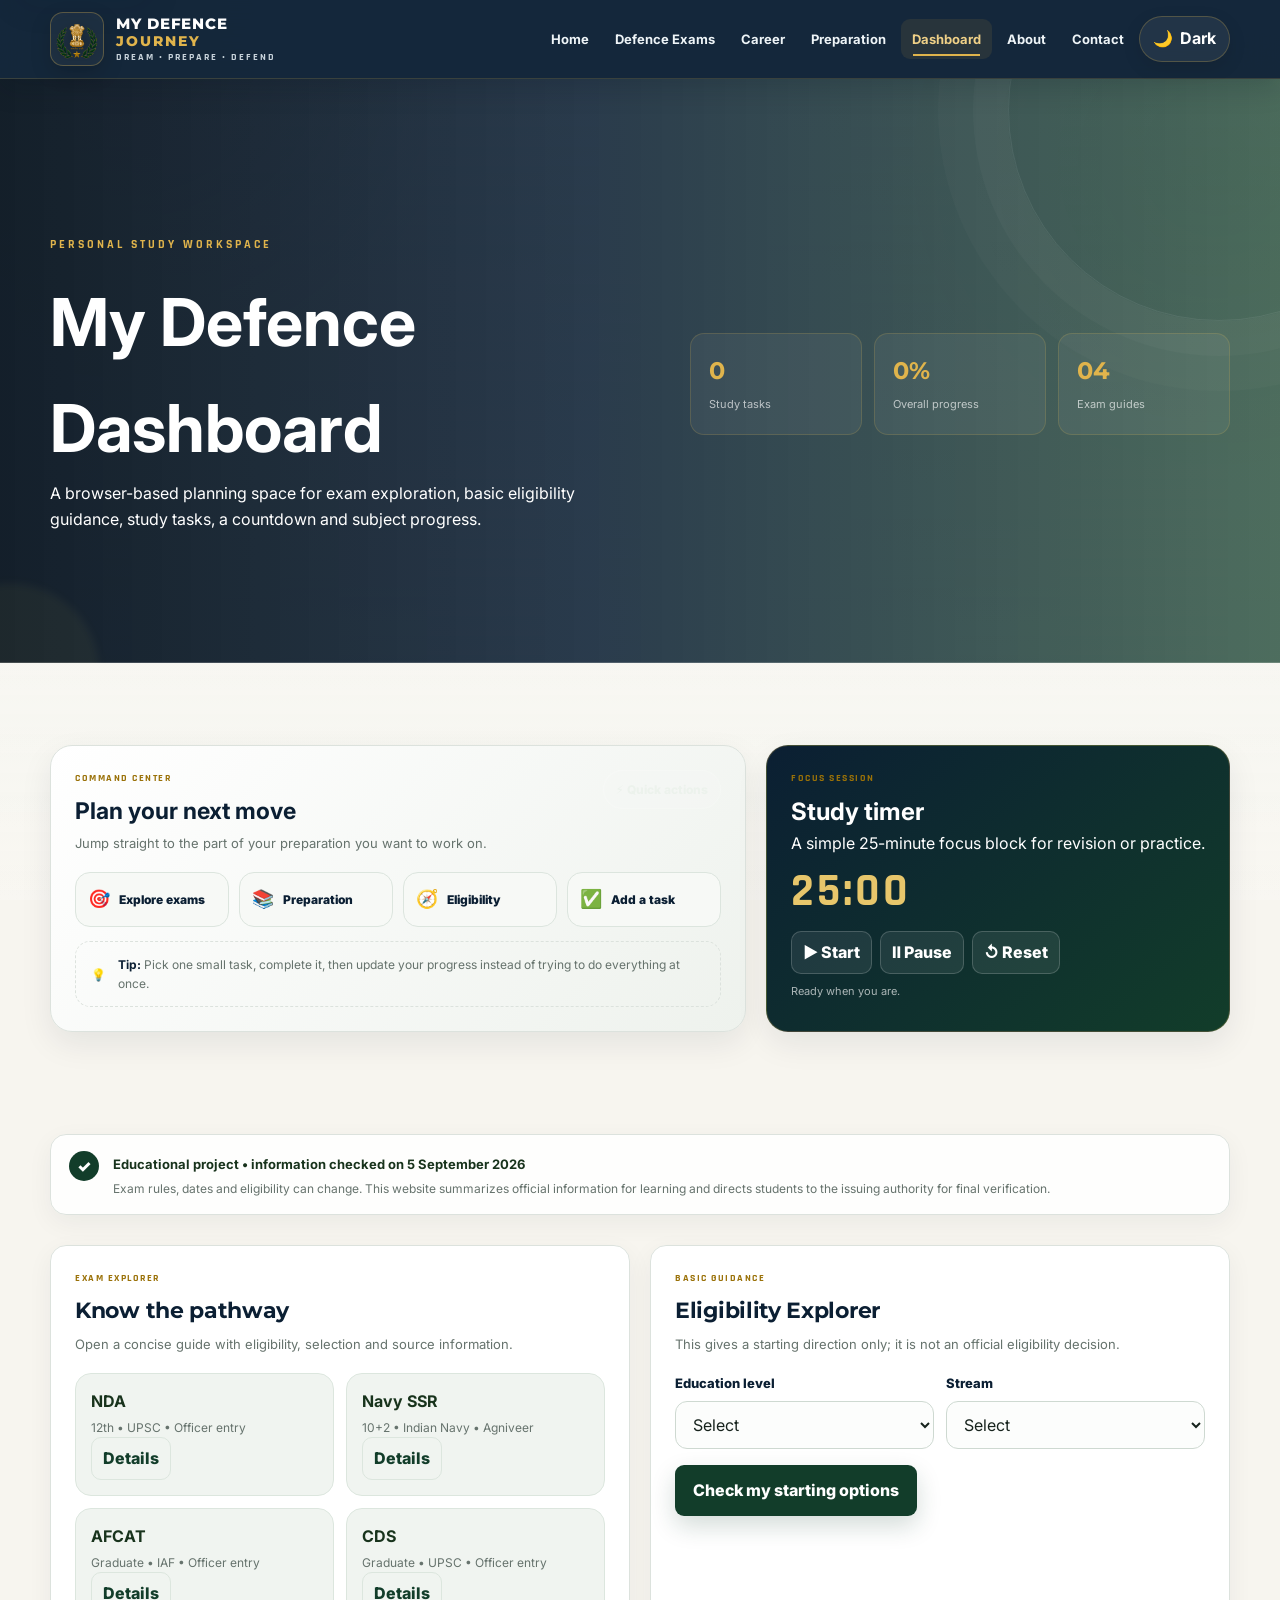
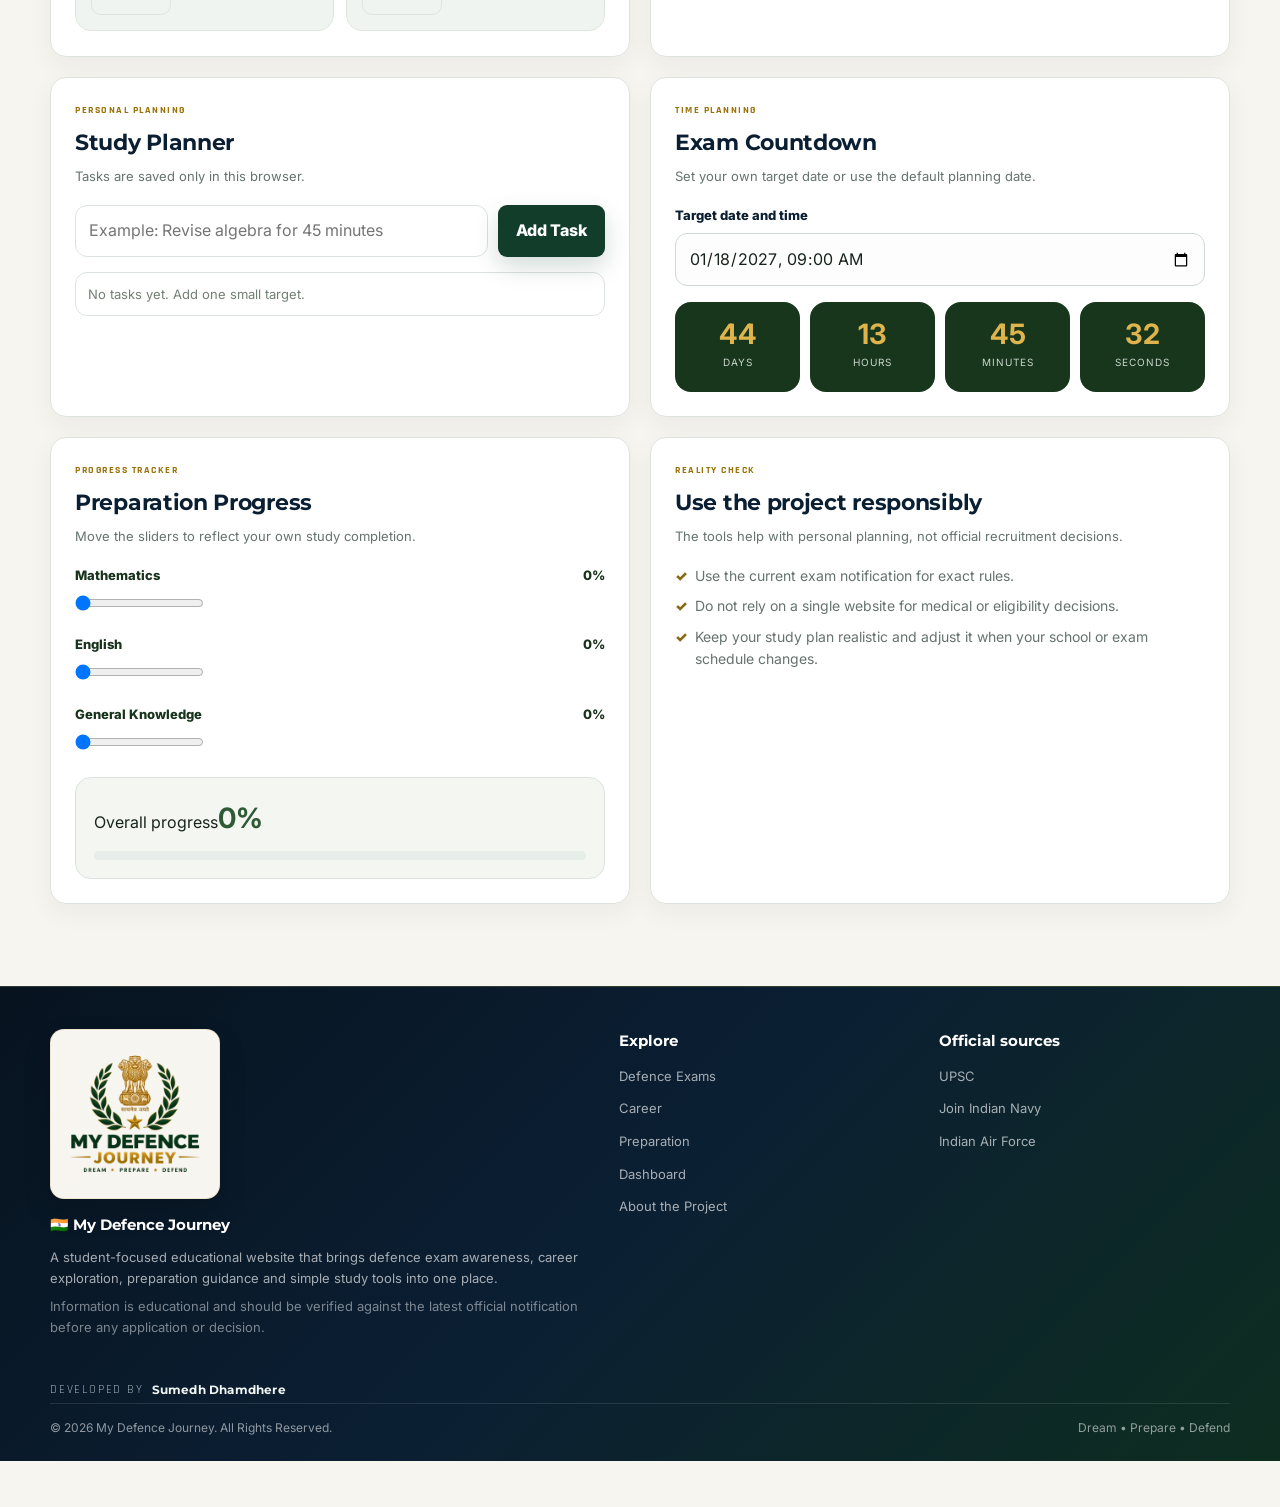
<file: dashboard.html>
<!DOCTYPE html>
<html lang="en">
<head>
<meta charset="UTF-8">
<meta name="viewport" content="width=device-width, initial-scale=1.0">
<meta name="theme-color" content="#0B1F33">
<link rel="icon" type="image/png" href="assets/logo-mark.png">
<link rel="stylesheet" href="css/style.css">
<script defer src="js/script.js"></script>
<title>Dashboard | My Defence Journey</title>
<meta name="description" content="A browser-based student dashboard with exam guides, study planner, countdown and progress tracker.">
</head>
<body data-page="dashboard">
<a class="skip-link" href="#main-content">Skip to content</a>
<header class="site-header">
  <nav class="navbar" aria-label="Primary navigation">
    <a class="brand" data-brand href="index.html" aria-label="My Defence Journey home">
      <span class="brand-mark" aria-hidden="true"><img class="brand-logo" src="assets/logo-mark.png" alt=""></span>
      <span class="brand-text"><span class="brand-title"><span>MY DEFENCE</span><span>JOURNEY</span></span><span class="brand-tag">DREAM • PREPARE • DEFEND</span></span>
    </a>
    <button class="nav-toggle" id="navToggle" type="button" aria-expanded="false" aria-controls="navLinks" aria-label="Open navigation">☰</button>
    <ul class="nav-links" id="navLinks">
      <li><a data-page="index.html" href="index.html">Home</a></li>
      <li><a data-page="exams.html" href="exams.html">Defence Exams</a></li>
      <li><a data-page="career.html" href="career.html">Career</a></li>
      <li><a data-page="preparation.html" href="preparation.html">Preparation</a></li>
      <li><a data-page="dashboard.html" href="dashboard.html">Dashboard</a></li>
      <li><a data-page="about.html" href="about.html">About</a></li>
      <li><a data-page="contact.html" href="contact.html">Contact</a></li>
      <li class="theme-item"><button class="theme-toggle" id="themeToggle" type="button" aria-label="Switch to dark mode">🌙 <span>Dark</span></button></li>
    </ul>
  </nav>
</header>
<main id="main-content" class="page-shell">

<section class="dashboard-hero"><div class="container hero-inner hero-grid"><div><div class="eyebrow">Personal study workspace</div><h1>My Defence Dashboard</h1><p class="lead">A browser-based planning space for exam exploration, basic eligibility guidance, study tasks, a countdown and subject progress.</p></div><div><div class="dashboard-kpis"><div class="dashboard-kpi"><strong id="dashTaskCount">0</strong><span>Study tasks</span></div><div class="dashboard-kpi"><strong id="dashProgress">0%</strong><span>Overall progress</span></div><div class="dashboard-kpi"><strong>04</strong><span>Exam guides</span></div></div></div></div></section>
<section class="section" style="padding-bottom:0"><div class="container"><div class="dashboard-command">
<section class="command-card"><div class="command-head"><div><div class="eyebrow-sm">Command center</div><h2>Plan your next move</h2><p>Jump straight to the part of your preparation you want to work on.</p></div><span class="hero-badge">⚡ Quick actions</span></div><div class="quick-actions"><a class="quick-action" href="exams.html"><span class="qa-icon">🎯</span><span>Explore exams</span></a><a class="quick-action" href="preparation.html"><span class="qa-icon">📚</span><span>Preparation</span></a><a class="quick-action" href="#exam-tools"><span class="qa-icon">🧭</span><span>Eligibility</span></a><a class="quick-action" href="#taskInput"><span class="qa-icon">✅</span><span>Add a task</span></a></div><div class="dashboard-insight"><span>💡</span><span><strong>Tip:</strong> Pick one small task, complete it, then update your progress instead of trying to do everything at once.</span></div></section>
<section class="command-card focus-panel"><div class="eyebrow-sm">Focus session</div><h2>Study timer</h2><p class="sub">A simple 25-minute focus block for revision or practice.</p><div id="focusTime" class="focus-time">25:00</div><div class="focus-controls"><button class="tiny-btn" id="focusStart" type="button">▶ Start</button><button class="tiny-btn" id="focusPause" type="button">Ⅱ Pause</button><button class="tiny-btn" id="focusReset" type="button">↺ Reset</button></div><div id="focusStatus" class="focus-status">Ready when you are.</div></section>
</div></div></section>
<section class="section"><div class="container"><div class="trust-strip"><span class="trust-icon">✓</span><div><strong>Educational project • information checked on 5 September 2026</strong><p>Exam rules, dates and eligibility can change. This website summarizes official information for learning and directs students to the issuing authority for final verification.</p></div></div><div class="dashboard-grid">
<section class="dashboard-card" id="exam-tools"><div class="eyebrow-sm">Exam explorer</div><h2>Know the pathway</h2><p class="sub">Open a concise guide with eligibility, selection and source information.</p><div class="exam-mini-grid"><div class="exam-mini"><strong>NDA</strong><span>12th • UPSC • Officer entry</span><button class="tiny-btn" type="button" onclick="openExam('NDA')">Details</button></div><div class="exam-mini"><strong>Navy SSR</strong><span>10+2 • Indian Navy • Agniveer</span><button class="tiny-btn" type="button" onclick="openExam('Navy SSR')">Details</button></div><div class="exam-mini"><strong>AFCAT</strong><span>Graduate • IAF • Officer entry</span><button class="tiny-btn" type="button" onclick="openExam('AFCAT')">Details</button></div><div class="exam-mini"><strong>CDS</strong><span>Graduate • UPSC • Officer entry</span><button class="tiny-btn" type="button" onclick="openExam('CDS')">Details</button></div></div></section>
<section class="dashboard-card"><div class="eyebrow-sm">Basic guidance</div><h2>Eligibility Explorer</h2><p class="sub">This gives a starting direction only; it is not an official eligibility decision.</p><div class="checker-grid"><div class="field"><label for="education">Education level</label><select id="education"><option value="">Select</option><option value="12th">12th passed / appearing</option><option value="graduate">Graduate / final year</option></select></div><div class="field"><label for="stream">Stream</label><select id="stream"><option value="">Select</option><option value="science">Science / PCM</option><option value="arts">Arts / Humanities</option><option value="commerce">Commerce</option><option value="other">Other</option></select></div></div><button class="btn btn-primary" type="button" onclick="checkEligibility()">Check my starting options</button><div id="eligibilityResult" class="result-box"></div></section>
<section class="dashboard-card"><div class="eyebrow-sm">Personal planning</div><h2>Study Planner</h2><p class="sub">Tasks are saved only in this browser.</p><form class="task-form" onsubmit="event.preventDefault(); addTask();"><input id="taskInput" type="text" placeholder="Example: Revise algebra for 45 minutes" maxlength="120" aria-label="Study task"><button class="btn btn-primary" type="submit">Add Task</button></form><ul class="task-list" id="taskList"></ul></section>
<section class="dashboard-card"><div class="eyebrow-sm">Time planning</div><h2>Exam Countdown</h2><p class="sub">Set your own target date or use the default planning date.</p><div class="field"><label for="targetDate">Target date and time</label><input id="targetDate" type="datetime-local"></div><div class="countdown"><div class="count-box"><strong id="days">00</strong><span>Days</span></div><div class="count-box"><strong id="hours">00</strong><span>Hours</span></div><div class="count-box"><strong id="minutes">00</strong><span>Minutes</span></div><div class="count-box"><strong id="seconds">00</strong><span>Seconds</span></div></div></section>
<section class="dashboard-card"><div class="eyebrow-sm">Progress tracker</div><h2>Preparation Progress</h2><p class="sub">Move the sliders to reflect your own study completion.</p><div class="progress-row"><div class="progress-top"><span>Mathematics</span><span id="mathValue">0%</span></div><input data-progress="math" type="range" min="0" max="100" value="0" aria-label="Mathematics progress"></div><div class="progress-row"><div class="progress-top"><span>English</span><span id="englishValue">0%</span></div><input data-progress="english" type="range" min="0" max="100" value="0" aria-label="English progress"></div><div class="progress-row"><div class="progress-top"><span>General Knowledge</span><span id="gkValue">0%</span></div><input data-progress="gk" type="range" min="0" max="100" value="0" aria-label="General Knowledge progress"></div><div class="overall"><span>Overall progress</span><strong id="overallProgress">0%</strong><div class="progress" aria-hidden="true"><div id="overallBar" style="height:100%;width:0%;background:#395c3d"></div></div></div></section>
<section class="dashboard-card"><div class="eyebrow-sm">Reality check</div><h2>Use the project responsibly</h2><p class="sub">The tools help with personal planning, not official recruitment decisions.</p><ul class="mini-list"><li>Use the current exam notification for exact rules.</li><li>Do not rely on a single website for medical or eligibility decisions.</li><li>Keep your study plan realistic and adjust it when your school or exam schedule changes.</li></ul></section>
</div></div></section>
<div id="examModal" class="modal" aria-hidden="true"><div class="modal-dialog" role="dialog" aria-modal="true" aria-labelledby="modalTitle"><button class="modal-close" type="button" aria-label="Close" onclick="closeExam()">×</button><div class="eyebrow">Exam guide</div><h2 id="modalTitle">Exam</h2><p id="modalSummary"></p><div id="modalPoints" class="modal-points"></div><a id="modalSource" class="btn btn-secondary source-button" target="_blank" rel="noopener">Official source →</a></div></div>

</main>
<footer class="footer">
  <div class="footer-inner">
    <div>
      <div class="footer-logo-box"><img class="footer-logo" src="assets/logo-full.png" alt="My Defence Journey logo"></div>
      <h3>🇮🇳 My Defence Journey</h3>
      <p>A student-focused educational website that brings defence exam awareness, career exploration, preparation guidance and simple study tools into one place.</p>
      <p class="footer-note">Information is educational and should be verified against the latest official notification before any application or decision.</p>
    </div>
    <div>
      <h3>Explore</h3>
      <ul class="footer-links">
        <li><a href="exams.html">Defence Exams</a></li>
        <li><a href="career.html">Career</a></li>
        <li><a href="preparation.html">Preparation</a></li>
        <li><a href="dashboard.html">Dashboard</a></li>
        <li><a href="about.html">About the Project</a></li>
      </ul>
    </div>
    <div>
      <h3>Official sources</h3>
      <ul class="footer-links">
        <li><a href="https://www.upsc.gov.in/" target="_blank" rel="noopener">UPSC</a></li>
        <li><a href="https://www.joinindiannavy.gov.in/" target="_blank" rel="noopener">Join Indian Navy</a></li>
        <li><a href="https://careerairforce.gov.in/" target="_blank" rel="noopener">Indian Air Force</a></li>
      </ul>
    </div>
  </div>
  <div class="developer-credit"><span>Developed by</span><strong>Sumedh Dhamdhere</strong></div>
  <div class="footer-bottom"><span>© 2026 My Defence Journey. All Rights Reserved.</span><span>Dream • Prepare • Defend</span></div>
</footer>
</body>
</html>
</file>
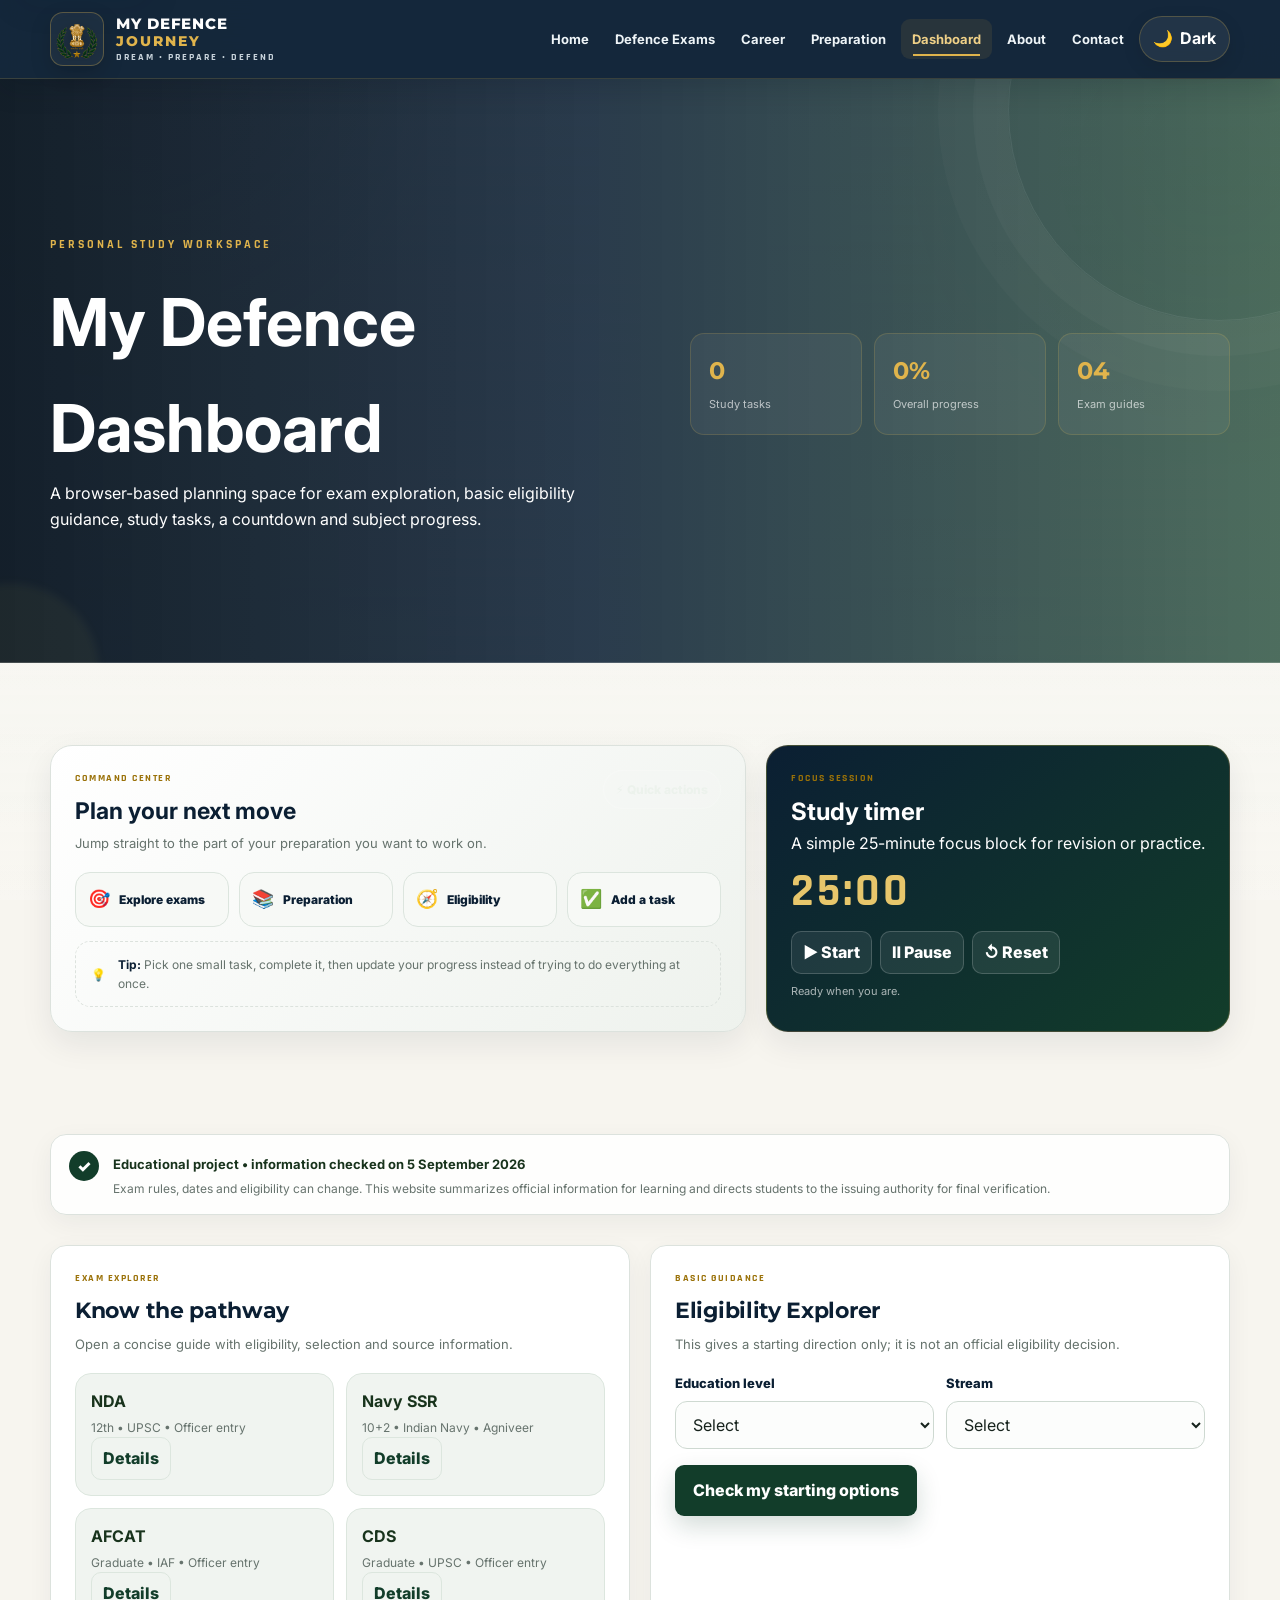
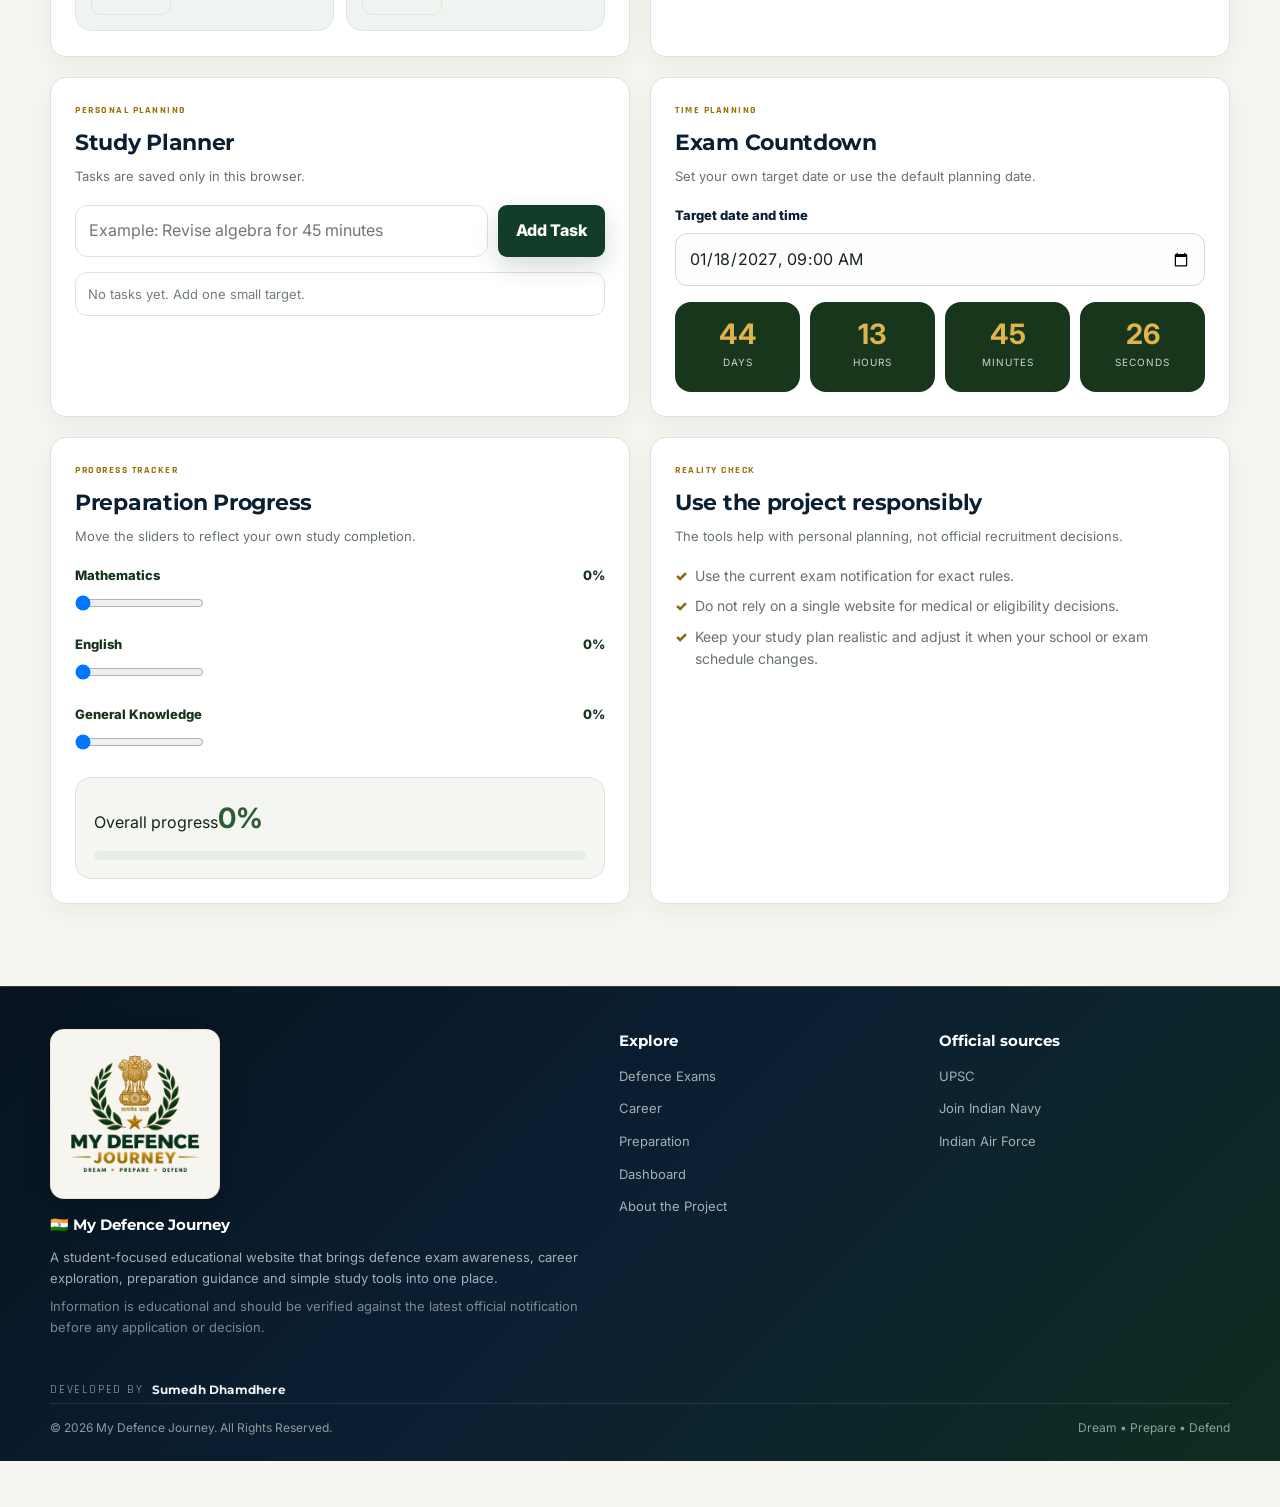
<file: defence.html>
<!DOCTYPE html><html lang="en"><head><meta charset="UTF-8"><meta http-equiv="refresh" content="0; url=dashboard.html"><link rel="icon" type="image/png" href="assets/logo-mark.png"><meta name="viewport" content="width=device-width, initial-scale=1.0"><title>My Defence Journey</title><link rel="canonical" href="dashboard.html"></head><body><p>Redirecting to <a href="dashboard.html">My Defence Journey</a>…</p><script>location.replace('dashboard.html');</script></body></html>
</file>
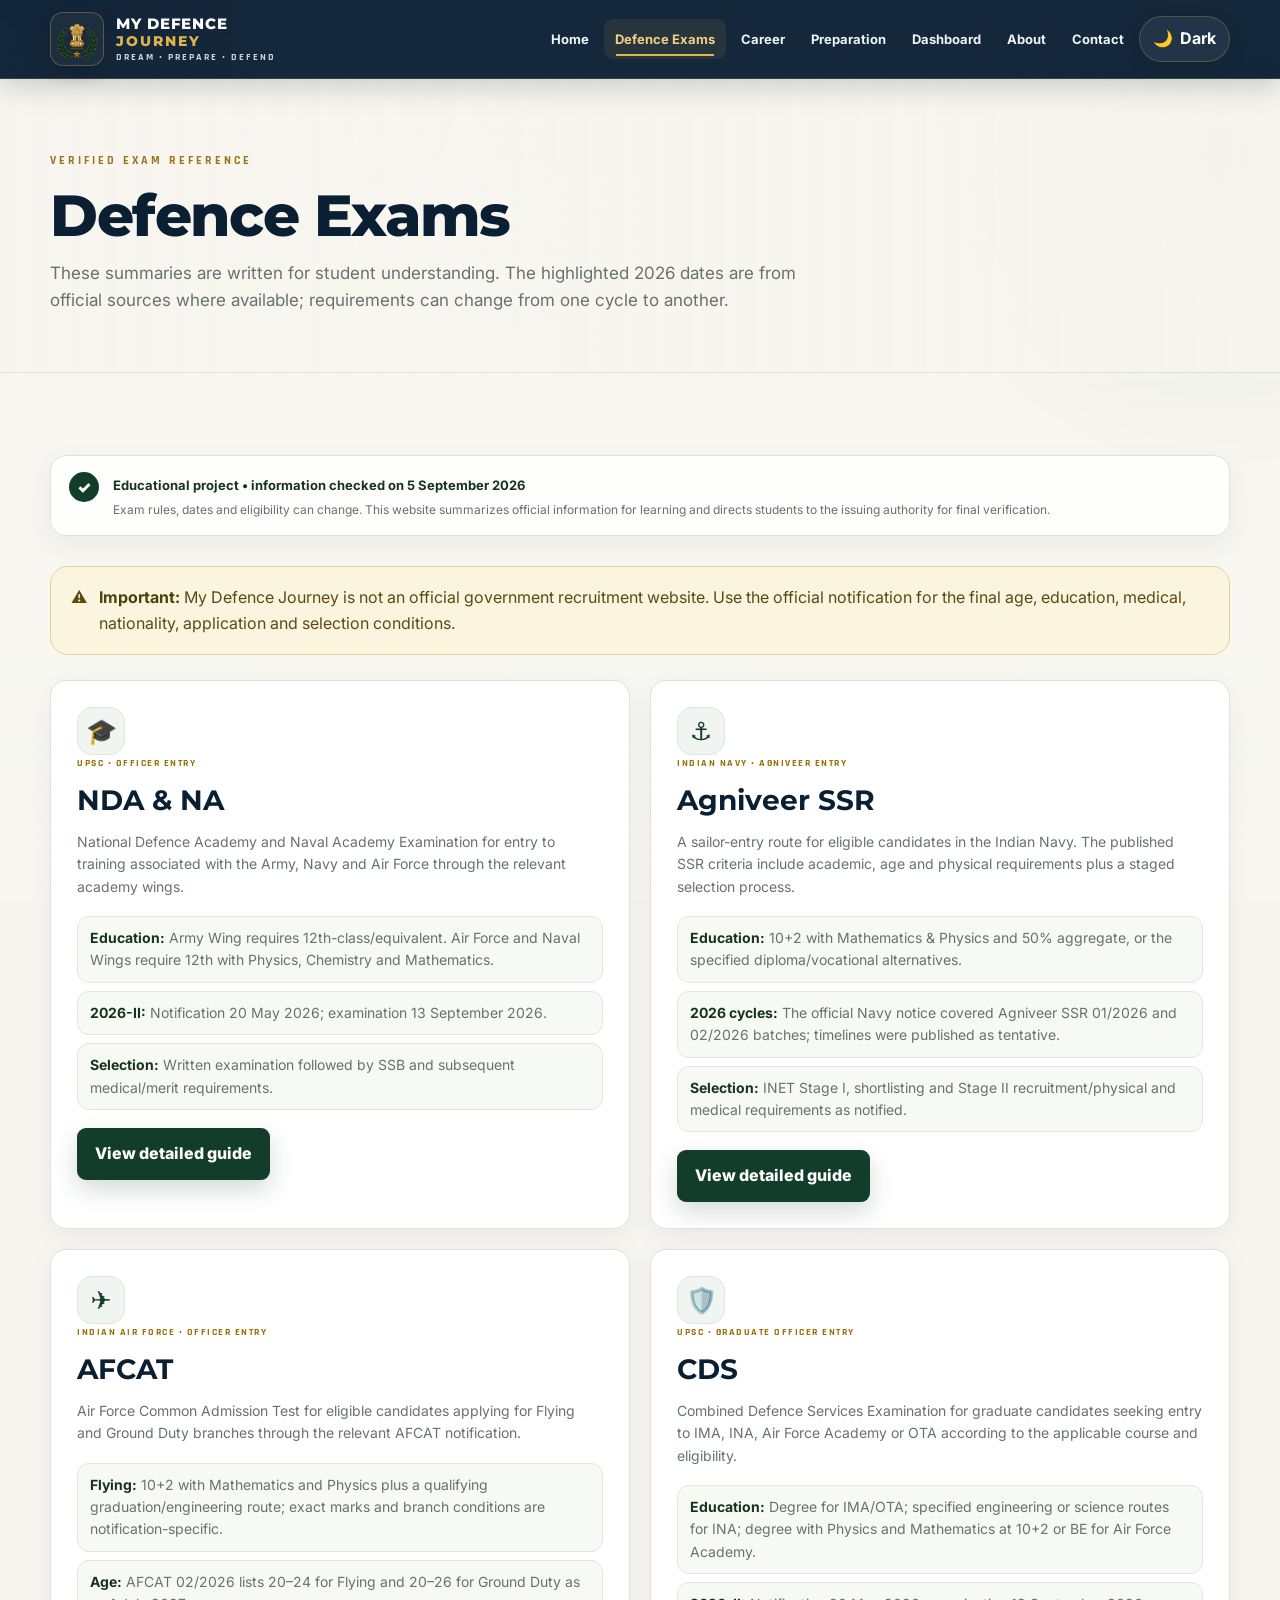
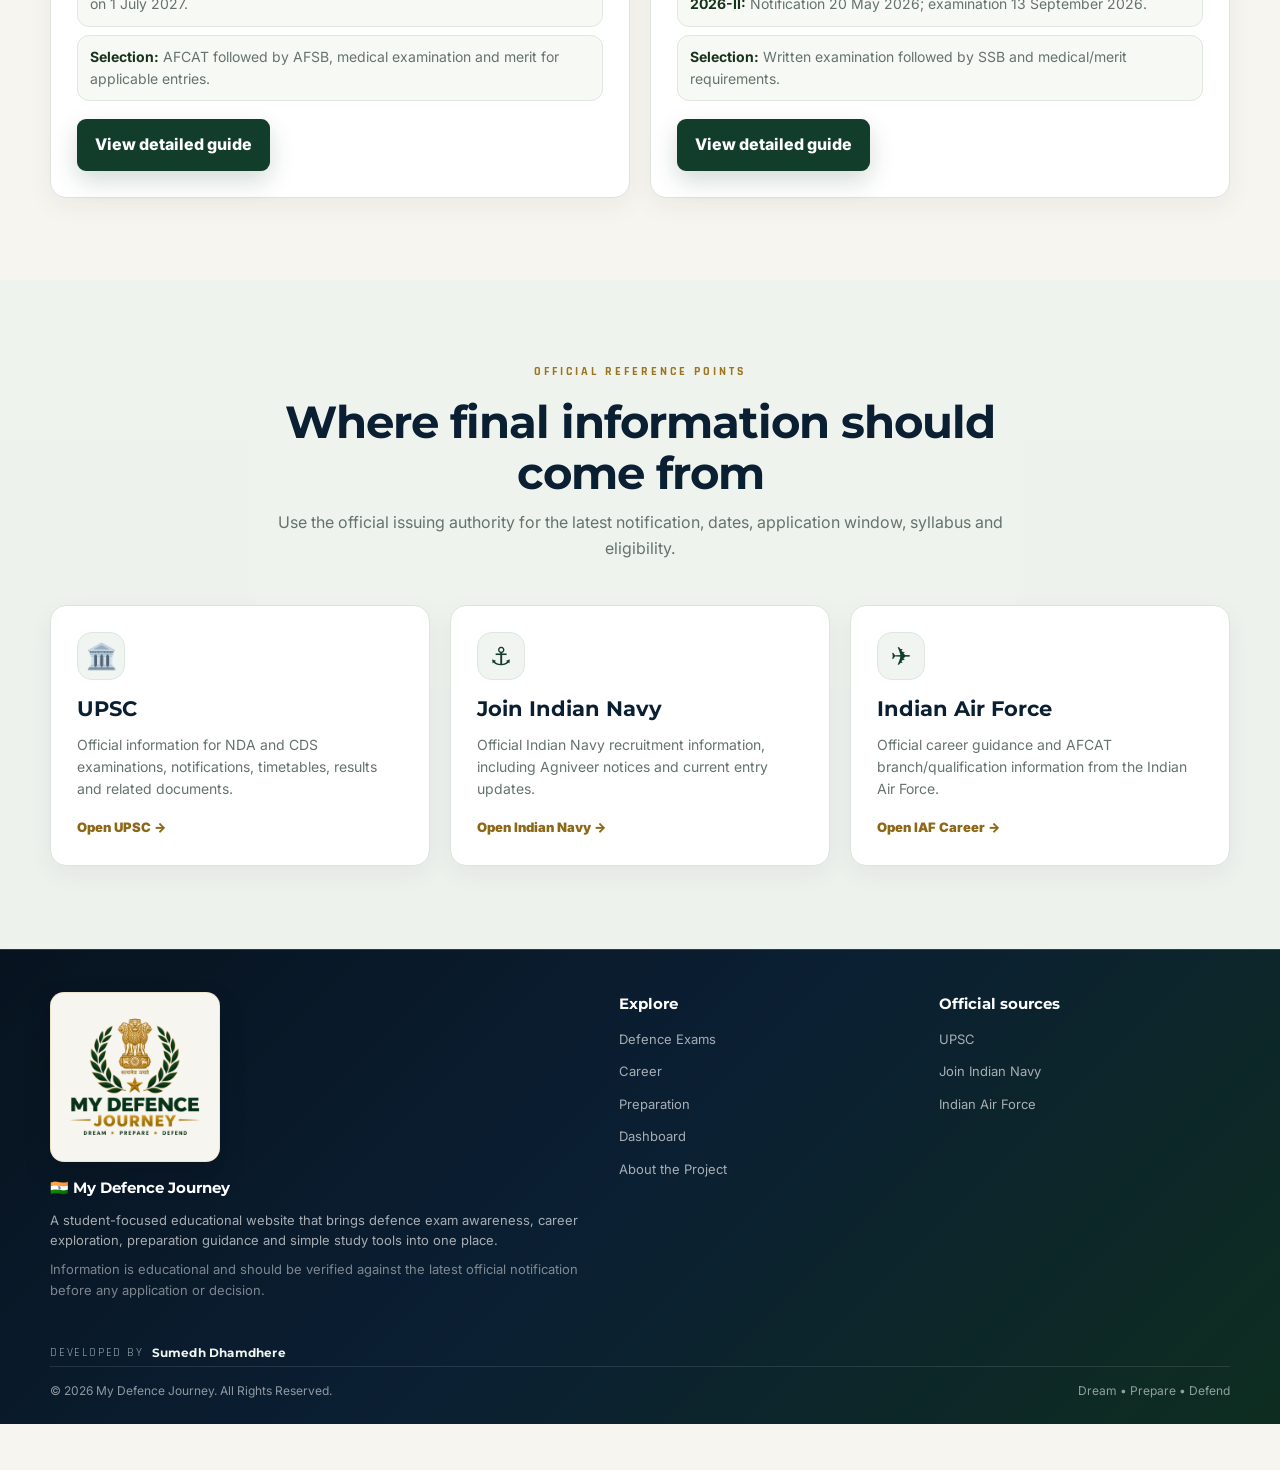
<file: exam.html>
<!DOCTYPE html><html lang="en"><head><meta charset="UTF-8"><meta http-equiv="refresh" content="0; url=exams.html"><link rel="icon" type="image/png" href="assets/logo-mark.png"><meta name="viewport" content="width=device-width, initial-scale=1.0"><title>My Defence Journey</title><link rel="canonical" href="exams.html"></head><body><p>Redirecting to <a href="exams.html">My Defence Journey</a>…</p><script>location.replace('exams.html');</script></body></html>
</file>
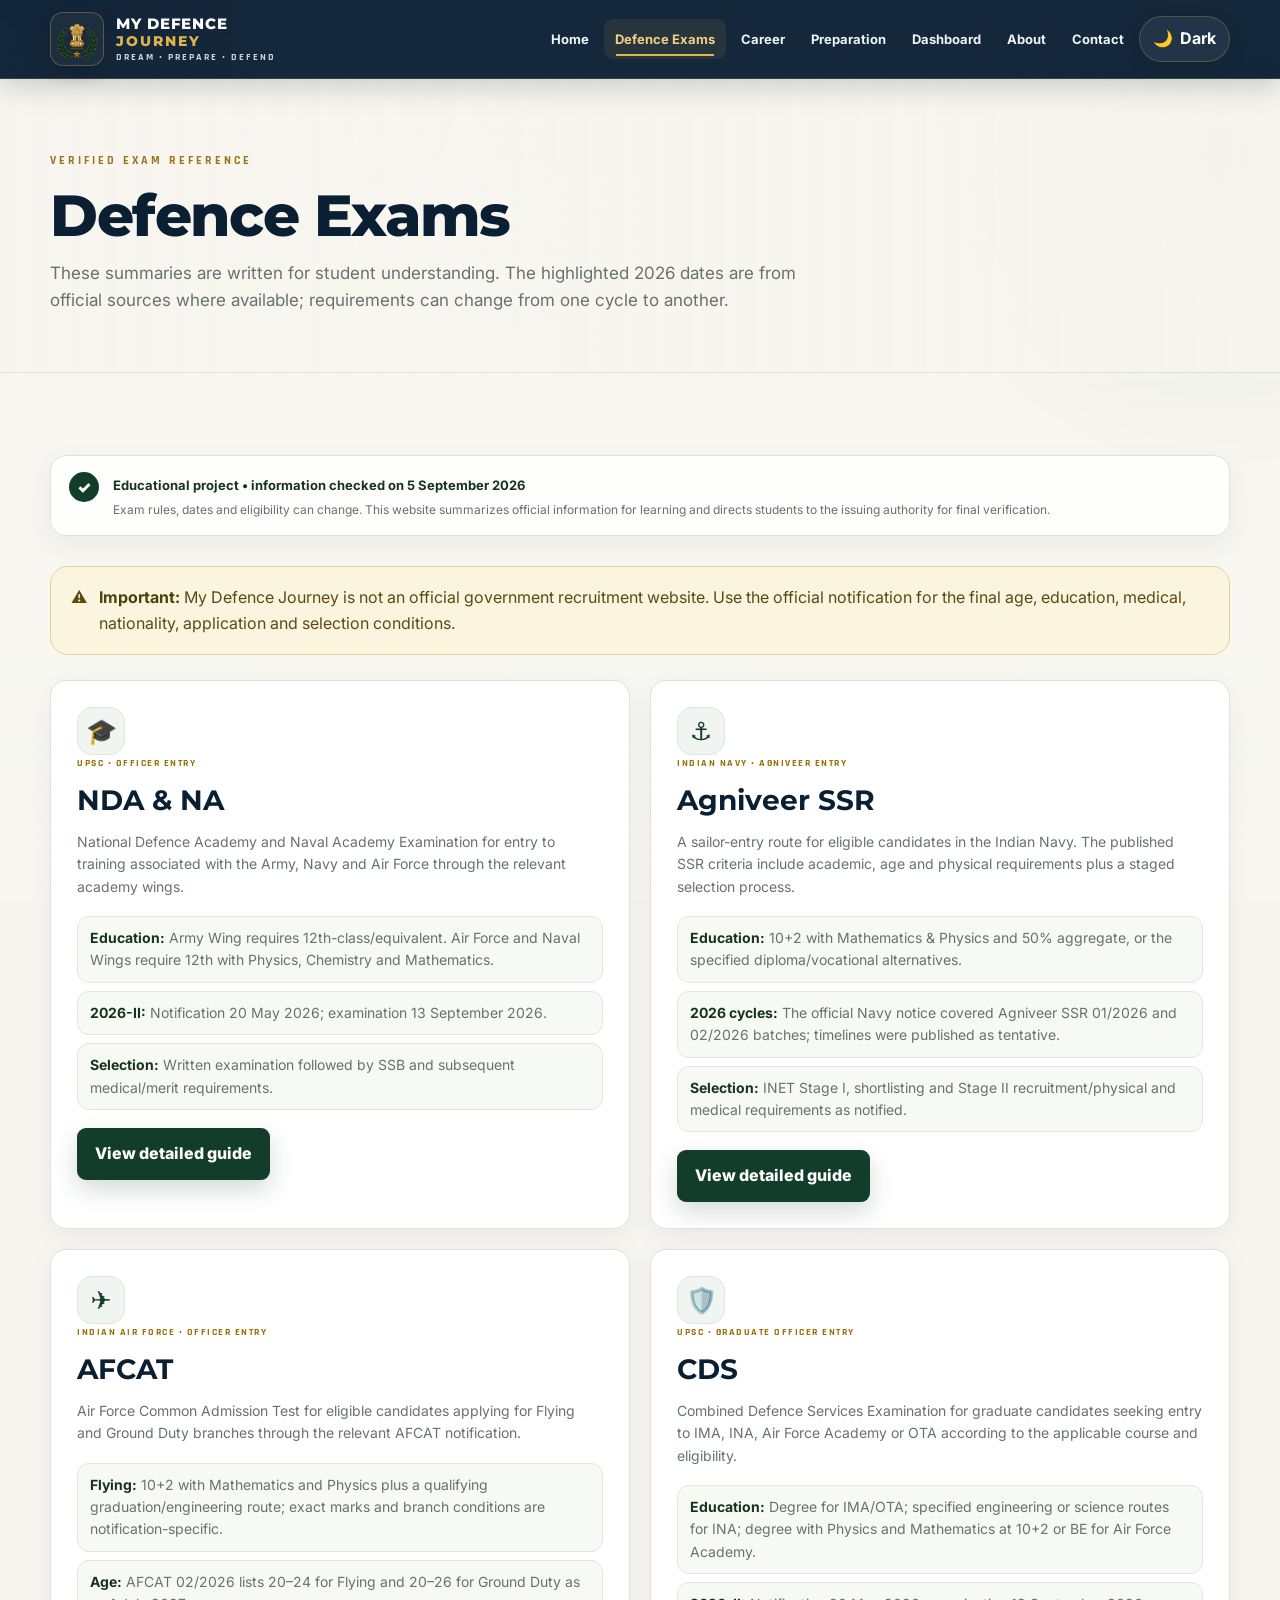
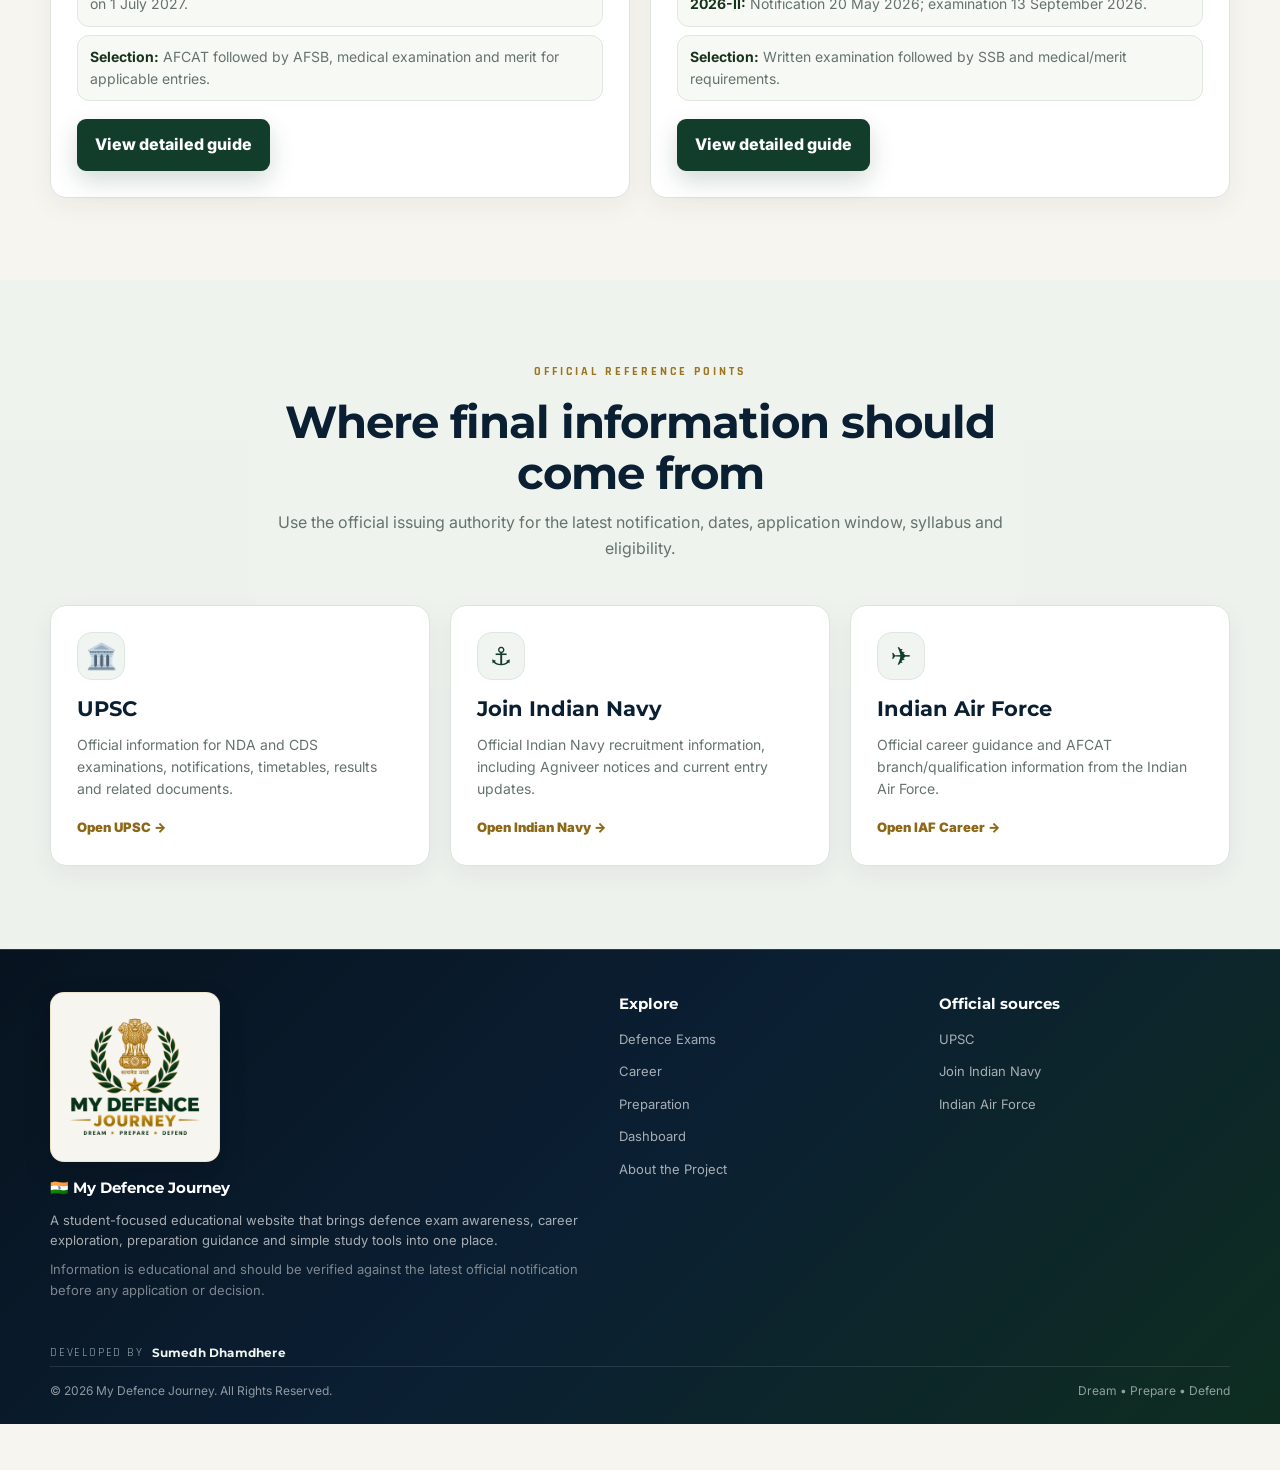
<file: exams.html>
<!DOCTYPE html>
<html lang="en">
<head>
<meta charset="UTF-8">
<meta name="viewport" content="width=device-width, initial-scale=1.0">
<meta name="theme-color" content="#0B1F33">
<link rel="icon" type="image/png" href="assets/logo-mark.png">
<link rel="stylesheet" href="css/style.css">
<script defer src="js/script.js"></script>
<title>Defence Exams | My Defence Journey</title>
<meta name="description" content="Realistic, source-linked summaries of NDA, Agniveer SSR, AFCAT and CDS.">
</head>
<body data-page="exams">
<a class="skip-link" href="#main-content">Skip to content</a>
<header class="site-header">
  <nav class="navbar" aria-label="Primary navigation">
    <a class="brand" data-brand href="index.html" aria-label="My Defence Journey home">
      <span class="brand-mark" aria-hidden="true"><img class="brand-logo" src="assets/logo-mark.png" alt=""></span>
      <span class="brand-text"><span class="brand-title"><span>MY DEFENCE</span><span>JOURNEY</span></span><span class="brand-tag">DREAM • PREPARE • DEFEND</span></span>
    </a>
    <button class="nav-toggle" id="navToggle" type="button" aria-expanded="false" aria-controls="navLinks" aria-label="Open navigation">☰</button>
    <ul class="nav-links" id="navLinks">
      <li><a data-page="index.html" href="index.html">Home</a></li>
      <li><a data-page="exams.html" href="exams.html">Defence Exams</a></li>
      <li><a data-page="career.html" href="career.html">Career</a></li>
      <li><a data-page="preparation.html" href="preparation.html">Preparation</a></li>
      <li><a data-page="dashboard.html" href="dashboard.html">Dashboard</a></li>
      <li><a data-page="about.html" href="about.html">About</a></li>
      <li><a data-page="contact.html" href="contact.html">Contact</a></li>
      <li class="theme-item"><button class="theme-toggle" id="themeToggle" type="button" aria-label="Switch to dark mode">🌙 <span>Dark</span></button></li>
    </ul>
  </nav>
</header>
<main id="main-content" class="page-shell">

<section class="page-title"><div class="container"><div class="eyebrow">Verified exam reference</div><h1>Defence Exams</h1><p>These summaries are written for student understanding. The highlighted 2026 dates are from official sources where available; requirements can change from one cycle to another.</p></div></section>
<section class="section"><div class="container">
  <div class="trust-strip"><span class="trust-icon">✓</span><div><strong>Educational project • information checked on 5 September 2026</strong><p>Exam rules, dates and eligibility can change. This website summarizes official information for learning and directs students to the issuing authority for final verification.</p></div></div>
  <div class="notice"><div>⚠️</div><div><strong>Important:</strong> My Defence Journey is not an official government recruitment website. Use the official notification for the final age, education, medical, nationality, application and selection conditions.</div></div>
  <div class="exam-detail-grid" id="exam-list">
    <article class="exam-detail card"><div class="card-icon">🎓</div><div class="eyebrow-sm">UPSC • Officer entry</div><h2>NDA &amp; NA</h2><p>National Defence Academy and Naval Academy Examination for entry to training associated with the Army, Navy and Air Force through the relevant academy wings.</p><div class="detail-points"><p><strong>Education:</strong> Army Wing requires 12th-class/equivalent. Air Force and Naval Wings require 12th with Physics, Chemistry and Mathematics.</p><p><strong>2026-II:</strong> Notification 20 May 2026; examination 13 September 2026.</p><p><strong>Selection:</strong> Written examination followed by SSB and subsequent medical/merit requirements.</p></div><button class="btn btn-primary" type="button" onclick="openExam('NDA')">View detailed guide</button></article>
    <article class="exam-detail card"><div class="card-icon">⚓</div><div class="eyebrow-sm">Indian Navy • Agniveer entry</div><h2>Agniveer SSR</h2><p>A sailor-entry route for eligible candidates in the Indian Navy. The published SSR criteria include academic, age and physical requirements plus a staged selection process.</p><div class="detail-points"><p><strong>Education:</strong> 10+2 with Mathematics &amp; Physics and 50% aggregate, or the specified diploma/vocational alternatives.</p><p><strong>2026 cycles:</strong> The official Navy notice covered Agniveer SSR 01/2026 and 02/2026 batches; timelines were published as tentative.</p><p><strong>Selection:</strong> INET Stage I, shortlisting and Stage II recruitment/physical and medical requirements as notified.</p></div><button class="btn btn-primary" type="button" onclick="openExam('Navy SSR')">View detailed guide</button></article>
    <article class="exam-detail card"><div class="card-icon">✈️</div><div class="eyebrow-sm">Indian Air Force • Officer entry</div><h2>AFCAT</h2><p>Air Force Common Admission Test for eligible candidates applying for Flying and Ground Duty branches through the relevant AFCAT notification.</p><div class="detail-points"><p><strong>Flying:</strong> 10+2 with Mathematics and Physics plus a qualifying graduation/engineering route; exact marks and branch conditions are notification-specific.</p><p><strong>Age:</strong> AFCAT 02/2026 lists 20–24 for Flying and 20–26 for Ground Duty as on 1 July 2027.</p><p><strong>Selection:</strong> AFCAT followed by AFSB, medical examination and merit for applicable entries.</p></div><button class="btn btn-primary" type="button" onclick="openExam('AFCAT')">View detailed guide</button></article>
    <article class="exam-detail card"><div class="card-icon">🛡️</div><div class="eyebrow-sm">UPSC • Graduate officer entry</div><h2>CDS</h2><p>Combined Defence Services Examination for graduate candidates seeking entry to IMA, INA, Air Force Academy or OTA according to the applicable course and eligibility.</p><div class="detail-points"><p><strong>Education:</strong> Degree for IMA/OTA; specified engineering or science routes for INA; degree with Physics and Mathematics at 10+2 or BE for Air Force Academy.</p><p><strong>2026-II:</strong> Notification 20 May 2026; examination 13 September 2026.</p><p><strong>Selection:</strong> Written examination followed by SSB and medical/merit requirements.</p></div><button class="btn btn-primary" type="button" onclick="openExam('CDS')">View detailed guide</button></article>
  </div>
</div></section>
<section class="section section-alt"><div class="container">
  <div class="section-heading"><div class="eyebrow">Official reference points</div><h2>Where final information should come from</h2><p>Use the official issuing authority for the latest notification, dates, application window, syllabus and eligibility.</p></div>
  <div class="grid-3">
    <a class="card source-card" href="https://www.upsc.gov.in/" target="_blank" rel="noopener"><div class="card-icon">🏛️</div><h3>UPSC</h3><p>Official information for NDA and CDS examinations, notifications, timetables, results and related documents.</p><span class="link-arrow">Open UPSC →</span></a>
    <a class="card source-card" href="https://www.joinindiannavy.gov.in/" target="_blank" rel="noopener"><div class="card-icon">⚓</div><h3>Join Indian Navy</h3><p>Official Indian Navy recruitment information, including Agniveer notices and current entry updates.</p><span class="link-arrow">Open Indian Navy →</span></a>
    <a class="card source-card" href="https://careerairforce.gov.in/" target="_blank" rel="noopener"><div class="card-icon">✈️</div><h3>Indian Air Force</h3><p>Official career guidance and AFCAT branch/qualification information from the Indian Air Force.</p><span class="link-arrow">Open IAF Career →</span></a>
  </div>
</div></section>
<div id="examModal" class="modal" aria-hidden="true"><div class="modal-dialog" role="dialog" aria-modal="true" aria-labelledby="modalTitle"><button class="modal-close" type="button" aria-label="Close" onclick="closeExam()">×</button><div class="eyebrow">Exam guide</div><h2 id="modalTitle">Exam</h2><p id="modalSummary"></p><div id="modalPoints" class="modal-points"></div><a id="modalSource" class="btn btn-secondary source-button" target="_blank" rel="noopener">Official source →</a></div></div>

</main>
<footer class="footer">
  <div class="footer-inner">
    <div>
      <div class="footer-logo-box"><img class="footer-logo" src="assets/logo-full.png" alt="My Defence Journey logo"></div>
      <h3>🇮🇳 My Defence Journey</h3>
      <p>A student-focused educational website that brings defence exam awareness, career exploration, preparation guidance and simple study tools into one place.</p>
      <p class="footer-note">Information is educational and should be verified against the latest official notification before any application or decision.</p>
    </div>
    <div>
      <h3>Explore</h3>
      <ul class="footer-links">
        <li><a href="exams.html">Defence Exams</a></li>
        <li><a href="career.html">Career</a></li>
        <li><a href="preparation.html">Preparation</a></li>
        <li><a href="dashboard.html">Dashboard</a></li>
        <li><a href="about.html">About the Project</a></li>
      </ul>
    </div>
    <div>
      <h3>Official sources</h3>
      <ul class="footer-links">
        <li><a href="https://www.upsc.gov.in/" target="_blank" rel="noopener">UPSC</a></li>
        <li><a href="https://www.joinindiannavy.gov.in/" target="_blank" rel="noopener">Join Indian Navy</a></li>
        <li><a href="https://careerairforce.gov.in/" target="_blank" rel="noopener">Indian Air Force</a></li>
      </ul>
    </div>
  </div>
  <div class="developer-credit"><span>Developed by</span><strong>Sumedh Dhamdhere</strong></div>
  <div class="footer-bottom"><span>© 2026 My Defence Journey. All Rights Reserved.</span><span>Dream • Prepare • Defend</span></div>
</footer>
</body>
</html>
</file>
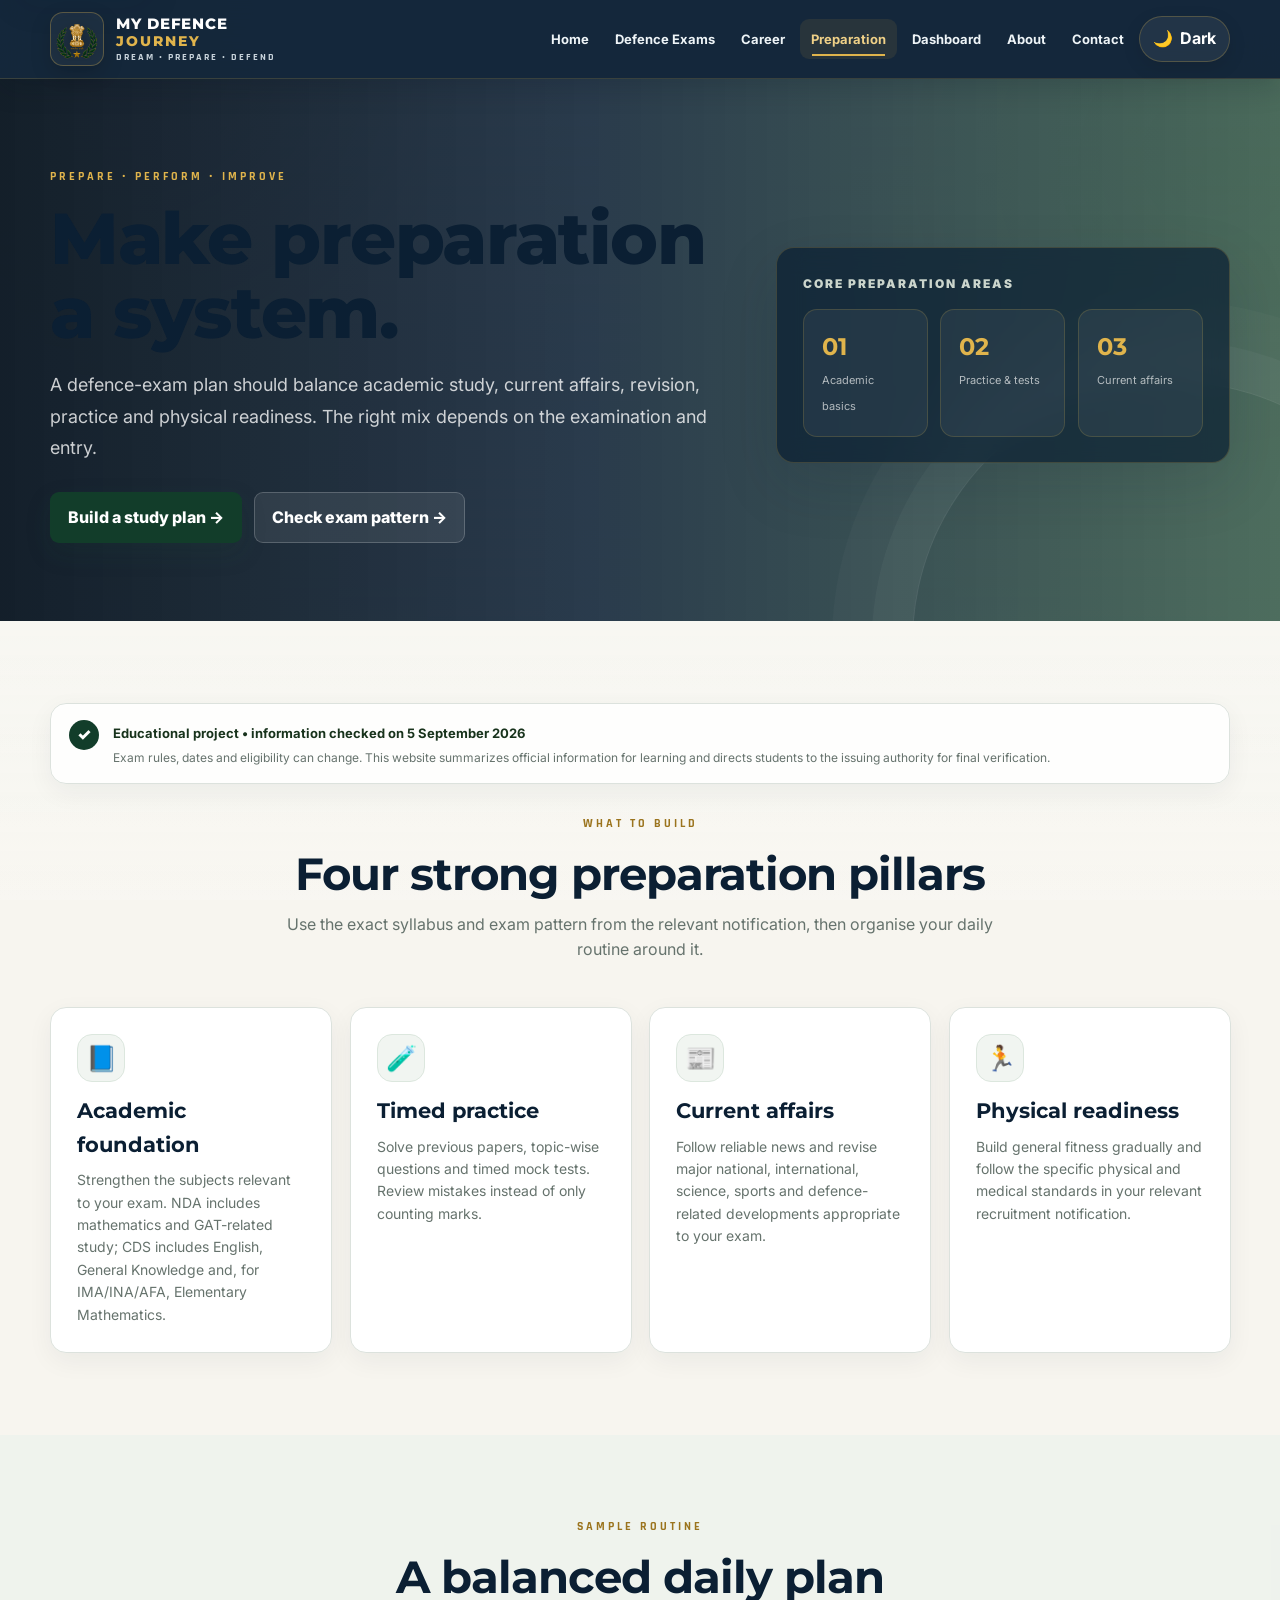
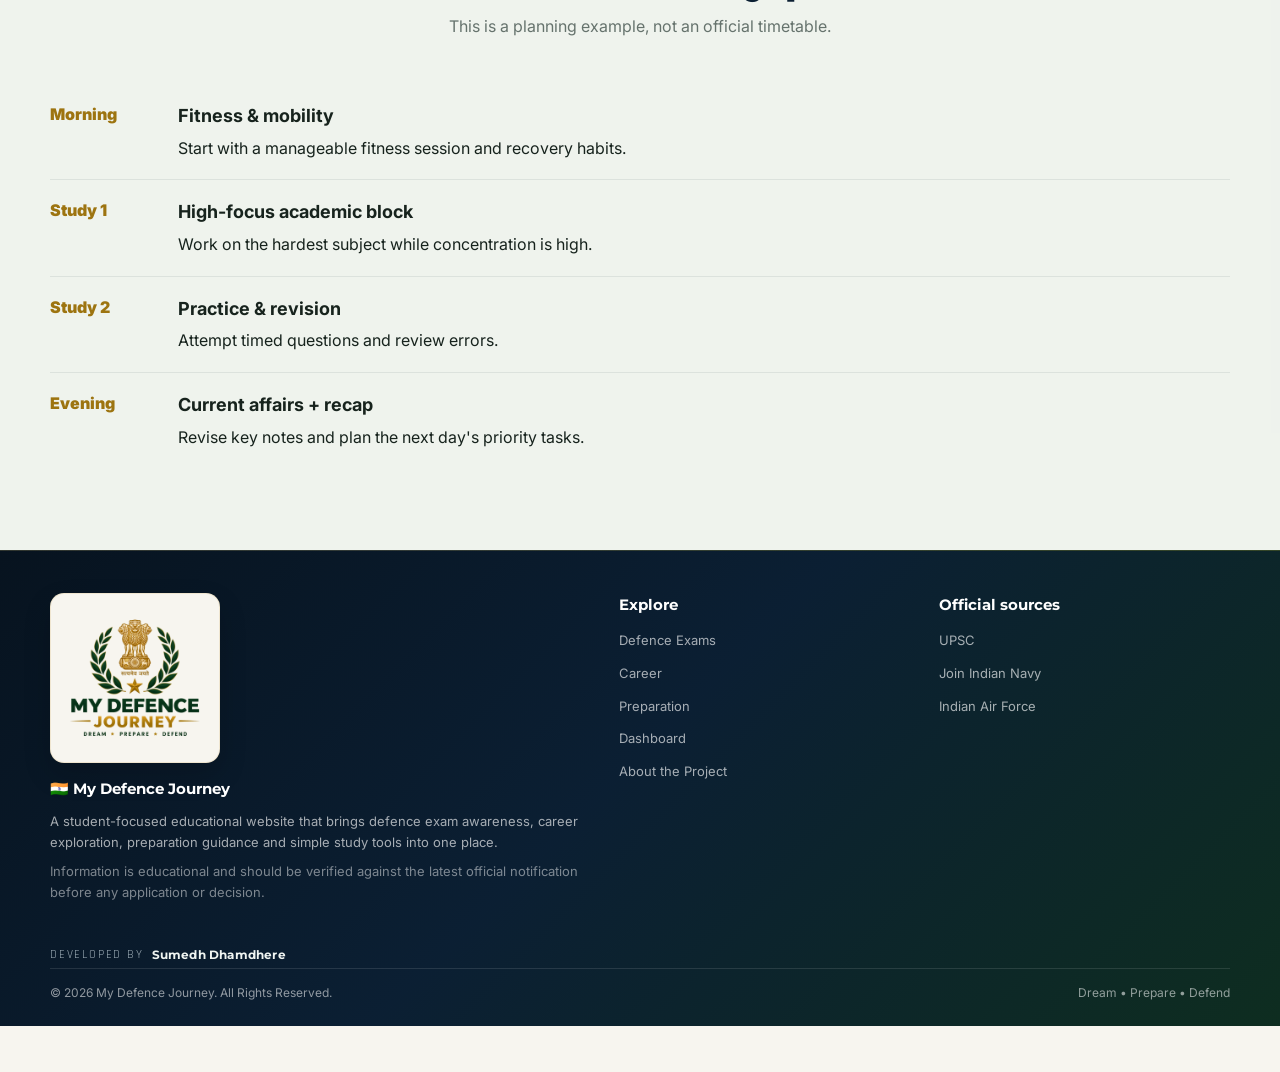
<file: preparation.html>
<!DOCTYPE html>
<html lang="en">
<head>
<meta charset="UTF-8">
<meta name="viewport" content="width=device-width, initial-scale=1.0">
<meta name="theme-color" content="#0B1F33">
<link rel="icon" type="image/png" href="assets/logo-mark.png">
<link rel="stylesheet" href="css/style.css">
<script defer src="js/script.js"></script>
<title>Preparation Guide | My Defence Journey</title>
<meta name="description" content="A practical defence-exam preparation guide for academics, current affairs, practice and fitness.">
</head>
<body data-page="preparation">
<a class="skip-link" href="#main-content">Skip to content</a>
<header class="site-header">
  <nav class="navbar" aria-label="Primary navigation">
    <a class="brand" data-brand href="index.html" aria-label="My Defence Journey home">
      <span class="brand-mark" aria-hidden="true"><img class="brand-logo" src="assets/logo-mark.png" alt=""></span>
      <span class="brand-text"><span class="brand-title"><span>MY DEFENCE</span><span>JOURNEY</span></span><span class="brand-tag">DREAM • PREPARE • DEFEND</span></span>
    </a>
    <button class="nav-toggle" id="navToggle" type="button" aria-expanded="false" aria-controls="navLinks" aria-label="Open navigation">☰</button>
    <ul class="nav-links" id="navLinks">
      <li><a data-page="index.html" href="index.html">Home</a></li>
      <li><a data-page="exams.html" href="exams.html">Defence Exams</a></li>
      <li><a data-page="career.html" href="career.html">Career</a></li>
      <li><a data-page="preparation.html" href="preparation.html">Preparation</a></li>
      <li><a data-page="dashboard.html" href="dashboard.html">Dashboard</a></li>
      <li><a data-page="about.html" href="about.html">About</a></li>
      <li><a data-page="contact.html" href="contact.html">Contact</a></li>
      <li class="theme-item"><button class="theme-toggle" id="themeToggle" type="button" aria-label="Switch to dark mode">🌙 <span>Dark</span></button></li>
    </ul>
  </nav>
</header>
<main id="main-content" class="page-shell">

<section class="hero hero-dark"><div class="container hero-inner hero-grid"><div><div class="eyebrow">Prepare • Perform • Improve</div><h1>Make preparation a system.</h1><p class="lead">A defence-exam plan should balance academic study, current affairs, revision, practice and physical readiness. The right mix depends on the examination and entry.</p><div class="hero-actions"><a class="btn btn-primary" href="dashboard.html">Build a study plan →</a><a class="btn btn-secondary" href="exams.html">Check exam pattern →</a></div></div><div class="hero-panel"><div class="panel-title">Core preparation areas</div><div class="dashboard-kpis"><div class="dashboard-kpi"><strong>01</strong><span>Academic basics</span></div><div class="dashboard-kpi"><strong>02</strong><span>Practice &amp; tests</span></div><div class="dashboard-kpi"><strong>03</strong><span>Current affairs</span></div></div></div></div></section>
<section class="section"><div class="container"><div class="trust-strip"><span class="trust-icon">✓</span><div><strong>Educational project • information checked on 5 September 2026</strong><p>Exam rules, dates and eligibility can change. This website summarizes official information for learning and directs students to the issuing authority for final verification.</p></div></div><div class="section-heading"><div class="eyebrow">What to build</div><h2>Four strong preparation pillars</h2><p>Use the exact syllabus and exam pattern from the relevant notification, then organise your daily routine around it.</p></div><div class="grid-4">
<article class="card prep-card"><div class="card-icon">📘</div><h3>Academic foundation</h3><p>Strengthen the subjects relevant to your exam. NDA includes mathematics and GAT-related study; CDS includes English, General Knowledge and, for IMA/INA/AFA, Elementary Mathematics.</p></article>
<article class="card prep-card"><div class="card-icon">🧪</div><h3>Timed practice</h3><p>Solve previous papers, topic-wise questions and timed mock tests. Review mistakes instead of only counting marks.</p></article>
<article class="card prep-card"><div class="card-icon">📰</div><h3>Current affairs</h3><p>Follow reliable news and revise major national, international, science, sports and defence-related developments appropriate to your exam.</p></article>
<article class="card prep-card"><div class="card-icon">🏃</div><h3>Physical readiness</h3><p>Build general fitness gradually and follow the specific physical and medical standards in your relevant recruitment notification.</p></article>
</div></div></section>
<section class="section section-alt"><div class="container"><div class="section-heading"><div class="eyebrow">Sample routine</div><h2>A balanced daily plan</h2><p>This is a planning example, not an official timetable.</p></div><div class="routine-list"><div class="routine"><time>Morning</time><div><h3>Fitness &amp; mobility</h3><p>Start with a manageable fitness session and recovery habits.</p></div></div><div class="routine"><time>Study 1</time><div><h3>High-focus academic block</h3><p>Work on the hardest subject while concentration is high.</p></div></div><div class="routine"><time>Study 2</time><div><h3>Practice &amp; revision</h3><p>Attempt timed questions and review errors.</p></div></div><div class="routine"><time>Evening</time><div><h3>Current affairs + recap</h3><p>Revise key notes and plan the next day's priority tasks.</p></div></div></div></div></section>

</main>
<footer class="footer">
  <div class="footer-inner">
    <div>
      <div class="footer-logo-box"><img class="footer-logo" src="assets/logo-full.png" alt="My Defence Journey logo"></div>
      <h3>🇮🇳 My Defence Journey</h3>
      <p>A student-focused educational website that brings defence exam awareness, career exploration, preparation guidance and simple study tools into one place.</p>
      <p class="footer-note">Information is educational and should be verified against the latest official notification before any application or decision.</p>
    </div>
    <div>
      <h3>Explore</h3>
      <ul class="footer-links">
        <li><a href="exams.html">Defence Exams</a></li>
        <li><a href="career.html">Career</a></li>
        <li><a href="preparation.html">Preparation</a></li>
        <li><a href="dashboard.html">Dashboard</a></li>
        <li><a href="about.html">About the Project</a></li>
      </ul>
    </div>
    <div>
      <h3>Official sources</h3>
      <ul class="footer-links">
        <li><a href="https://www.upsc.gov.in/" target="_blank" rel="noopener">UPSC</a></li>
        <li><a href="https://www.joinindiannavy.gov.in/" target="_blank" rel="noopener">Join Indian Navy</a></li>
        <li><a href="https://careerairforce.gov.in/" target="_blank" rel="noopener">Indian Air Force</a></li>
      </ul>
    </div>
  </div>
  <div class="developer-credit"><span>Developed by</span><strong>Sumedh Dhamdhere</strong></div>
  <div class="footer-bottom"><span>© 2026 My Defence Journey. All Rights Reserved.</span><span>Dream • Prepare • Defend</span></div>
</footer>
</body>
</html>
</file>
<file: css/style.css>
@import url("https://fonts.googleapis.com/css2?family=Inter:wght@400;500;600;700;800&family=Montserrat:wght@600;700;800&family=Rajdhani:wght@500;600;700&display=swap");

:root{
  color-scheme:light;
  --transition-fast:180ms ease;
  --transition:300ms cubic-bezier(.2,.8,.2,1);
  --ease-out:cubic-bezier(.16,1,.3,1);

  --bg:#f4f6f0;
  --surface:#ffffff;
  --surface-2:#eef2e9;
  --ink:#152317;
  --muted:#5f6d61;
  --line:#d8e0d5;
  --olive:#18331c;
  --olive-2:#234c28;
  --gold:#d4a62a;
  --gold-2:#f1c755;
  --gold-ink:#352700;
  --success:#2d6a3d;
  --shadow:0 16px 40px rgba(18, 35, 21, .10);
  --shadow-lg:0 24px 70px rgba(18, 35, 21, .14);
  --radius:22px;
  --max:1180px;
}
*{box-sizing:border-box;margin:0;padding:0}
html{scroll-behavior:smooth}
body{
  font-family:Inter,ui-sans-serif,system-ui,-apple-system,BlinkMacSystemFont,"Segoe UI",Arial,sans-serif;
  color:var(--ink); background:var(--bg); line-height:1.6; overflow-x:hidden;
}
body::before{content:"";position:fixed;inset:0;pointer-events:none;z-index:-1;background:
  radial-gradient(circle at 10% 5%,rgba(212,166,42,.07),transparent 24%),
  radial-gradient(circle at 95% 18%,rgba(35,76,40,.08),transparent 22%)}
a{color:inherit}
img{max-width:100%;display:block}
button,input,select,textarea{font:inherit}
button,a{ -webkit-tap-highlight-color:transparent }
.skip-link{position:fixed;left:14px;top:-50px;background:#fff;color:var(--olive);padding:10px 14px;border-radius:10px;z-index:2000;box-shadow:var(--shadow)}
.skip-link:focus{top:14px}

.site-header{position:sticky;top:0;z-index:1200;background:rgba(15,34,19,.92);backdrop-filter:blur(16px);border-bottom:1px solid rgba(255,255,255,.09)}
.navbar{width:min(100% - 32px,var(--max));margin:auto;min-height:76px;display:flex;align-items:center;justify-content:space-between;gap:24px}
.brand{display:inline-flex;align-items:center;gap:11px;color:#fff;text-decoration:none;font-weight:800;letter-spacing:.2px;min-width:0}
.brand-mark{position:relative;width:54px;height:54px;flex:0 0 54px;display:grid;place-items:center;background:rgba(255,255,255,.05);border:1px solid rgba(241,199,85,.28);border-radius:14px;box-shadow:0 8px 20px rgba(0,0,0,.18);overflow:hidden}.brand-logo{width:100%;height:100%;object-fit:contain;padding:2px}
.brand-text{display:flex;flex-direction:column;line-height:1.02}.brand-title{font-size:15px;white-space:nowrap;letter-spacing:1.1px;font-weight:950;text-transform:uppercase}.brand-title span{display:block}.brand-title span:last-child{color:var(--gold-2);font-size:.92em;margin-top:2px;letter-spacing:2px}.brand-tag{font-size:9px;letter-spacing:1.55px;color:#cad6cb;margin-top:5px;font-weight:700}
.brand-tag{font-size:10px;letter-spacing:1.7px;color:#cad6cb;margin-top:4px;font-weight:700}
.nav-toggle{display:none;background:transparent;border:1px solid rgba(255,255,255,.2);color:#fff;width:44px;height:44px;border-radius:12px;cursor:pointer}
.nav-links{list-style:none;display:flex;align-items:center;gap:5px}
.nav-links a{display:inline-flex;align-items:center;padding:10px 12px;border-radius:11px;color:#f5f8f5;text-decoration:none;font-size:14px;font-weight:700;transition:.2s ease}
.nav-links a:hover,.nav-links a:focus-visible,.nav-links a.active{background:rgba(212,166,42,.14);color:var(--gold-2);outline:none}

.page-shell{min-height:calc(100vh - 76px)}
.container{width:min(100% - 32px,var(--max));margin:auto}
.hero{position:relative;overflow:hidden}
.hero::after{content:"";position:absolute;inset:auto -12% -52% auto;width:520px;height:520px;border:1px solid rgba(255,255,255,.10);border-radius:50%;box-shadow:0 0 0 40px rgba(255,255,255,.035),0 0 0 80px rgba(255,255,255,.025);transform:rotate(12deg)}
.hero-dark{background:linear-gradient(135deg,#102315 0%,#1f4325 58%,#15301b 100%);color:#fff}
.hero-light{background:linear-gradient(135deg,#e6eee1,#f7f2df)}
.hero-inner{padding:92px 0 84px;position:relative;z-index:1}
.hero-grid{display:grid;grid-template-columns:1.2fr .8fr;align-items:center;gap:44px}
.eyebrow{font-size:12px;letter-spacing:3px;font-weight:900;text-transform:uppercase;color:var(--gold-2);margin-bottom:16px}
.hero h1{font-size:clamp(44px,7vw,78px);line-height:1.02;letter-spacing:-2px;margin-bottom:20px}
.hero-light .eyebrow{color:#9a7108}.hero-light h1{color:var(--olive)}
.hero p.lead{font-size:18px;max-width:700px;color:rgba(255,255,255,.78);line-height:1.75}
.hero-light p.lead{color:#5d695e}
.hero-actions{display:flex;gap:12px;flex-wrap:wrap;margin-top:28px}
.btn{display:inline-flex;align-items:center;justify-content:center;gap:8px;padding:13px 18px;border-radius:13px;border:1px solid transparent;text-decoration:none;font-weight:800;cursor:pointer;transition:.2s ease}
.btn-primary{background:var(--gold);color:#1d1907;box-shadow:0 10px 24px rgba(212,166,42,.24)}
.btn-primary:hover,.btn-primary:focus-visible{background:var(--gold-2);transform:translateY(-1px);outline:none}
.btn-secondary{background:rgba(255,255,255,.08);color:#fff;border-color:rgba(255,255,255,.2)}
.btn-secondary:hover,.btn-secondary:focus-visible{background:rgba(255,255,255,.14);outline:none}
.hero-light .btn-secondary{background:transparent;color:var(--olive);border-color:#aeb9a7}
.hero-badge{display:inline-flex;align-items:center;gap:8px;padding:9px 12px;border-radius:999px;background:rgba(255,255,255,.08);border:1px solid rgba(255,255,255,.14);font-size:12px;font-weight:800;color:#ecf2ec}
.hero-light .hero-badge{background:rgba(23,41,20,.05);border-color:#c7d0c4;color:var(--olive)}
.hero-panel{background:rgba(255,255,255,.06);border:1px solid rgba(255,255,255,.13);border-radius:24px;padding:26px;box-shadow:var(--shadow-lg);backdrop-filter:blur(12px)}
.hero-light .hero-panel{background:rgba(255,255,255,.64);border-color:#d9dfd5}
.hero-panel .panel-title{font-size:12px;text-transform:uppercase;letter-spacing:2px;color:#cbd5cc;font-weight:900;margin-bottom:16px}
.hero-light .hero-panel .panel-title{color:#737e74}
.stat-grid{display:grid;grid-template-columns:repeat(2,1fr);gap:12px}
.stat{padding:18px;border-radius:18px;background:rgba(255,255,255,.06);border:1px solid rgba(255,255,255,.09)}
.hero-light .stat{background:#fff;border-color:#e1e6df}
.stat strong{display:block;font-size:28px;color:var(--gold-2);line-height:1}
.hero-light .stat strong{color:#9d7410}.stat span{font-size:12px;color:rgba(255,255,255,.67);display:block;margin-top:7px}.hero-light .stat span{color:#6d786e}

.section{padding:82px 0}
.section-alt{background:var(--surface-2)}
.section-heading{max-width:760px;margin:0 auto 44px;text-align:center}
.section-heading .eyebrow{color:#9a7108}
.section-heading h2{font-size:clamp(30px,4vw,45px);line-height:1.12;margin-bottom:12px;color:var(--olive);letter-spacing:-1px}
.section-heading p{color:var(--muted);font-size:16px}
.grid-3{display:grid;grid-template-columns:repeat(3,1fr);gap:20px}
.grid-4{display:grid;grid-template-columns:repeat(4,1fr);gap:18px}
.card{background:var(--surface);border:1px solid var(--line);border-radius:var(--radius);padding:26px;box-shadow:0 8px 26px rgba(21,35,23,.05);transition:.24s ease}
.card:hover{transform:translateY(-5px);box-shadow:var(--shadow)}
.card h3{color:var(--olive);margin:12px 0 8px;font-size:21px}
.card p{color:var(--muted);font-size:14px}
.card-icon{width:48px;height:48px;border-radius:15px;display:grid;place-items:center;background:#eef4eb;border:1px solid #dbe5d7;font-size:25px}
.link-arrow{margin-top:16px;display:inline-flex;align-items:center;gap:7px;color:#8e690d;text-decoration:none;font-weight:900;font-size:13px}
.info-strip{display:grid;grid-template-columns:1.5fr .5fr;gap:20px;align-items:center;background:linear-gradient(135deg,#17351b,#214927);color:#fff;border-radius:26px;padding:28px 30px;box-shadow:var(--shadow-lg)}
.info-strip h3{font-size:24px}.info-strip p{color:rgba(255,255,255,.72);margin-top:6px}
.info-strip .btn{justify-self:end}

.mini-list{list-style:none;display:grid;gap:8px;margin-top:16px}.mini-list li{display:flex;gap:8px;color:var(--muted);font-size:14px}.mini-list li::before{content:"✓";color:#8b6912;font-weight:900}
.steps{display:grid;grid-template-columns:repeat(4,1fr);gap:16px}.step{position:relative;padding:22px;background:#fff;border:1px solid var(--line);border-radius:18px}.step-num{width:34px;height:34px;border-radius:50%;display:grid;place-items:center;background:#17361b;color:#fff;font-weight:900;margin-bottom:13px}
.quote{background:linear-gradient(135deg,#edf3e9,#f7f2df);border:1px solid #d9e2d5;border-radius:26px;padding:36px;text-align:center}.quote p{font-size:22px;font-weight:800;color:var(--olive)}.quote small{display:block;margin-top:8px;color:#707b70}

.page-title{padding:72px 0 58px;background:linear-gradient(135deg,#e4ecdf,#f6f2e1);border-bottom:1px solid var(--line)}
.page-title h1{font-size:clamp(38px,6vw,62px);line-height:1.03;color:var(--olive);letter-spacing:-1.6px}.page-title p{max-width:760px;margin-top:14px;color:var(--muted);font-size:17px}

.exam-card .meta{display:flex;flex-wrap:wrap;gap:8px;margin-top:18px}.pill{font-size:11px;font-weight:800;color:#355039;background:#edf3ea;border:1px solid #dbe5d7;padding:6px 9px;border-radius:999px}
.notice{display:flex;gap:12px;align-items:flex-start;background:#fff7df;border:1px solid #edd896;padding:18px 20px;border-radius:18px;color:#655317}.notice strong{color:#4f3f0b}

.career-card{display:flex;flex-direction:column}.career-card .service-tag{display:inline-flex;width:max-content;margin-top:14px;padding:6px 9px;background:#eff3ed;border:1px solid var(--line);border-radius:999px;color:#48604c;font-size:11px;font-weight:800}

.prep-card{min-height:100%}.routine{display:grid;grid-template-columns:110px 1fr;gap:18px;padding:18px 0;border-bottom:1px solid var(--line)}.routine:last-child{border-bottom:0}.routine time{font-weight:900;color:#9d7410}.routine h3{margin:0 0 5px;font-size:18px}.routine p{margin:0}

.about-grid{display:grid;grid-template-columns:1.2fr .8fr;gap:24px;align-items:start}.mission-card{background:linear-gradient(145deg,#17361b,#274f2b);color:#fff;border-radius:24px;padding:28px;box-shadow:var(--shadow-lg);position:sticky;top:100px}.mission-card h3{font-size:28px;margin-bottom:10px}.mission-card p{color:rgba(255,255,255,.74)}.mission-list{list-style:none;margin-top:20px;display:grid;gap:12px}.mission-list li{display:flex;gap:10px}.mission-list b{color:var(--gold-2)}
.timeline{display:grid;gap:14px}.timeline-item{display:grid;grid-template-columns:100px 1fr;gap:18px}.timeline-badge{padding:9px 10px;border-radius:12px;background:#eef3ea;color:#436045;font-size:11px;font-weight:900;text-align:center;height:max-content}.timeline-item h3{font-size:19px;color:var(--olive);margin-bottom:4px}

.contact-layout{display:grid;grid-template-columns:.8fr 1.2fr;gap:22px}.contact-info{background:linear-gradient(145deg,#17361b,#244b28);color:#fff;border-radius:24px;padding:30px;box-shadow:var(--shadow-lg)}.contact-info h2{font-size:30px}.contact-info>p{color:rgba(255,255,255,.7);margin:10px 0 22px}.contact-item{padding:15px 0;border-top:1px solid rgba(255,255,255,.12)}.contact-item span{display:block;color:#cbd7cd;font-size:12px;font-weight:800;text-transform:uppercase;letter-spacing:1px}.contact-item strong{display:block;margin-top:4px}.form-card{background:#fff;border:1px solid var(--line);border-radius:24px;padding:30px;box-shadow:var(--shadow)}.field{display:grid;gap:7px;margin-bottom:16px}.field label{font-size:13px;font-weight:800;color:var(--olive)}.field input,.field select,.field textarea{width:100%;border:1px solid #cfd9cd;background:#fbfcfa;color:var(--ink);padding:12px 13px;border-radius:12px;outline:none;transition:.2s}.field input:focus,.field select:focus,.field textarea:focus{border-color:#9c9e60;box-shadow:0 0 0 4px rgba(212,166,42,.12)}.field textarea{min-height:140px;resize:vertical}.form-message{margin-top:14px;padding:11px 13px;border-radius:11px;font-size:13px;display:none}.form-message.success{display:block;background:#eaf5ec;border:1px solid #c6dfca;color:#2f5a37}.form-message.error{display:block;background:#fff0ef;border:1px solid #ebc9c5;color:#8a352d}
.faq{display:grid;gap:10px}.faq details{background:#fff;border:1px solid var(--line);border-radius:16px;padding:16px 18px}.faq summary{cursor:pointer;font-weight:800;color:var(--olive)}.faq p{color:var(--muted);margin-top:10px;font-size:14px}

.dashboard-hero{padding:66px 0 52px;background:linear-gradient(135deg,#102315,#214629);color:#fff}.dashboard-hero .hero-grid{grid-template-columns:1.05fr .95fr}.dashboard-hero h1{font-size:clamp(40px,6vw,66px)}.dashboard-kpis{display:grid;grid-template-columns:repeat(3,1fr);gap:12px}.dashboard-kpi{padding:18px;border:1px solid rgba(255,255,255,.11);background:rgba(255,255,255,.05);border-radius:18px}.dashboard-kpi strong{display:block;font-size:24px;color:var(--gold-2)}.dashboard-kpi span{font-size:11px;color:rgba(255,255,255,.66)}
.dashboard-grid{display:grid;grid-template-columns:repeat(2,1fr);gap:20px}.dashboard-card{background:#fff;border:1px solid var(--line);border-radius:22px;padding:24px;box-shadow:0 8px 28px rgba(18,35,21,.05)}.dashboard-card h2{font-size:22px;color:var(--olive);margin-bottom:6px}.dashboard-card .sub{color:var(--muted);font-size:13px;margin-bottom:18px}.exam-mini-grid{display:grid;grid-template-columns:repeat(2,1fr);gap:12px}.exam-mini{padding:15px;border:1px solid var(--line);border-radius:16px;background:#fbfcfa}.exam-mini strong{display:block;color:var(--olive);font-size:16px}.exam-mini span{display:block;color:var(--muted);font-size:12px;margin-top:3px}.row-actions{display:flex;gap:9px;flex-wrap:wrap}.tiny-btn{padding:8px 11px;border-radius:10px;border:1px solid var(--line);background:#f7faf5;color:var(--olive);font-weight:800;cursor:pointer}.tiny-btn:hover{border-color:#afbfae;background:#eef4eb}
.checker-grid{display:grid;grid-template-columns:1fr 1fr;gap:12px}.result-box{margin-top:15px;padding:15px;background:#f0f5ed;border:1px solid #d6e2d2;border-radius:15px;color:#3c5d41;display:none}.result-box.visible{display:block}.result-box strong{display:block;color:var(--olive);margin-bottom:6px}
.task-form{display:grid;grid-template-columns:1fr auto;gap:10px}.task-form input{border:1px solid var(--line);border-radius:12px;padding:12px 13px;outline:none}.task-list{list-style:none;display:grid;gap:9px;margin-top:15px}.task-item{display:flex;align-items:center;gap:10px;padding:11px 12px;border:1px solid var(--line);border-radius:12px}.task-item label{flex:1;font-size:13px;color:#465349}.task-item.done label{text-decoration:line-through;opacity:.6}.task-item input[type=checkbox]{accent-color:#30583a}.task-remove{border:0;background:transparent;color:#9a4c42;font-weight:800;cursor:pointer}
.countdown{display:grid;grid-template-columns:repeat(4,1fr);gap:10px}.count-box{padding:18px 10px;border-radius:16px;background:#17361b;color:#fff;text-align:center}.count-box strong{display:block;font-size:28px;color:var(--gold-2);line-height:1}.count-box span{font-size:10px;text-transform:uppercase;letter-spacing:1px;color:#cad5cc}
.progress-row{margin-top:16px}.progress-top{display:flex;justify-content:space-between;gap:10px;font-size:13px;font-weight:800;color:var(--olive);margin-bottom:7px}.progress{height:10px;background:#edf2eb;border-radius:999px;overflow:hidden}.progress input{width:100%;accent-color:#395c3d}.progress input[type=range]{height:20px;margin:0}.overall{margin-top:20px;padding:18px;border-radius:16px;background:#f4f7f1;border:1px solid var(--line)}.overall strong{font-size:28px;color:#2e5b35}
.modal{position:fixed;inset:0;background:rgba(5,17,8,.62);display:none;align-items:center;justify-content:center;padding:18px;z-index:1600}.modal.open{display:flex}.modal-dialog{max-width:690px;width:100%;background:#fff;border-radius:24px;padding:28px;border:1px solid #d8e0d5;box-shadow:var(--shadow-lg);position:relative;max-height:88vh;overflow:auto}.modal-close{position:absolute;right:15px;top:15px;width:38px;height:38px;border:1px solid var(--line);background:#fff;border-radius:11px;cursor:pointer;font-size:19px}.modal-dialog h2{color:var(--olive);padding-right:50px}.modal-dialog p{color:var(--muted);margin-top:8px}.modal-points{display:grid;gap:8px;margin-top:18px}.modal-points div{padding:11px 12px;border-radius:12px;background:#f5f8f3;border:1px solid #e0e8dc;font-size:13px}

.footer{margin-top:0;background:#102214;color:#fff}.footer-inner{width:min(100% - 32px,var(--max));margin:auto;padding:42px 0 24px;display:grid;grid-template-columns:1.3fr .7fr .7fr;gap:28px}.footer-logo-box{width:170px;max-width:100%;padding:10px;margin-bottom:14px;border-radius:18px;background:#f7f4e8;box-shadow:0 12px 28px rgba(0,0,0,.16)}.footer-logo{width:100%;height:auto}.footer h3{font-size:15px;margin-bottom:10px}.footer p,.footer a{color:rgba(255,255,255,.64);font-size:13px}.footer a{text-decoration:none}.footer a:hover{color:var(--gold-2)}.footer-links{list-style:none;display:grid;gap:7px}.footer-bottom{width:min(100% - 32px,var(--max));margin:auto;padding:14px 0 24px;border-top:1px solid rgba(255,255,255,.09);color:rgba(255,255,255,.55);font-size:12px;display:flex;justify-content:space-between;gap:12px;flex-wrap:wrap}

.click-ripple{position:fixed;pointer-events:none;z-index:1800;width:22px;height:22px;border:2px solid var(--gold-2);border-radius:50%;transform:translate(-50%,-50%) scale(.5);animation:click-ripple .52s ease-out forwards;filter:drop-shadow(0 0 4px rgba(212,166,42,.35))}.click-ripple::before,.click-ripple::after{content:"";position:absolute;background:var(--gold-2);left:50%;top:50%;transform:translate(-50%,-50%)}.click-ripple::before{width:26px;height:2px}.click-ripple::after{width:2px;height:26px}@keyframes click-ripple{to{opacity:0;transform:translate(-50%,-50%) scale(1.9)}}
@media (pointer:fine){body{cursor:default}.btn,.tiny-btn,.nav-links a,.nav-toggle,summary,.task-remove{cursor:pointer}}

@media (max-width:960px){
  .nav-toggle{display:block}.nav-links{position:absolute;left:16px;right:16px;top:82px;display:none;flex-direction:column;align-items:stretch;padding:10px;background:#17331b;border:1px solid rgba(255,255,255,.12);border-radius:16px;box-shadow:var(--shadow-lg)}.nav-links.open{display:flex}.nav-links a{padding:12px 13px}.hero-grid,.about-grid,.contact-layout{grid-template-columns:1fr}.mission-card{position:static}.grid-4{grid-template-columns:repeat(2,1fr)}.grid-3{grid-template-columns:repeat(2,1fr)}.steps{grid-template-columns:repeat(2,1fr)}.dashboard-grid{grid-template-columns:1fr}.dashboard-hero .hero-grid{grid-template-columns:1fr}.info-strip{grid-template-columns:1fr}.info-strip .btn{justify-self:start}.footer-inner{grid-template-columns:1fr 1fr}
}
@media (max-width:640px){
  .navbar{min-height:70px}.page-shell{min-height:calc(100vh - 70px)}.brand-mark{width:44px;height:44px;flex-basis:44px;border-radius:11px}.brand-title{font-size:13px}.brand-tag{font-size:7px;letter-spacing:1.1px}.hero-inner{padding:70px 0 60px}.section{padding:64px 0}.grid-4,.grid-3,.steps,.stat-grid,.exam-mini-grid,.checker-grid{grid-template-columns:1fr}.hero-actions{flex-direction:column;align-items:stretch}.btn{width:100%}.countdown{grid-template-columns:repeat(2,1fr)}.task-form{grid-template-columns:1fr}.footer-inner{grid-template-columns:1fr}.footer-bottom{flex-direction:column}.page-title{padding:56px 0 42px}.hero h1{letter-spacing:-1px}.hero-panel{padding:20px}.card,.dashboard-card,.form-card,.mission-card{padding:22px}
}
@media (prefers-reduced-motion:reduce){html{scroll-behavior:auto}.card,.btn{transition:none}.click-ripple{animation:none;opacity:0}}


/* 2026 content and usability additions */
.hero-light h1 span{color:#a57600}
.hero-badge-wrap{margin-top:20px}
.hero-panel-note{margin-top:15px;color:#677269;font-size:13px;line-height:1.65}
.trust-strip{display:flex;gap:14px;align-items:flex-start;background:#f7f8f4;border:1px solid var(--line);border-radius:18px;padding:16px 18px;margin-bottom:30px}.trust-icon{width:30px;height:30px;border-radius:50%;display:grid;place-items:center;background:#17361b;color:#fff;font-weight:900;flex:0 0 30px}.trust-strip strong{color:var(--olive);font-size:13px}.trust-strip p{color:var(--muted);font-size:12px;margin-top:2px}
.grid-2{display:grid;grid-template-columns:repeat(2,1fr);gap:18px}.section-heading.left{text-align:left;margin-left:0}.rich-copy{display:grid;gap:14px;color:var(--muted);font-size:15px;margin-bottom:24px}.rich-copy p{max-width:850px}.rich-copy strong{color:var(--olive)}
.eyebrow-sm{font-size:10px;letter-spacing:1.5px;text-transform:uppercase;font-weight:900;color:#9a7108;margin-bottom:7px}.exam-detail-grid{display:grid;grid-template-columns:repeat(2,1fr);gap:20px}.exam-detail h2{font-size:28px;color:var(--olive);margin:7px 0 8px}.exam-detail p{color:var(--muted);font-size:14px}.detail-points{display:grid;gap:8px;margin:18px 0}.detail-points p{padding:10px 12px;background:#f7f9f5;border:1px solid #e1e7de;border-radius:12px}.detail-points strong{color:var(--olive)}.source-card{text-decoration:none;display:block}.source-button{margin-top:18px;color:#fff!important;background:#17361b}.empty-state{color:#728074;font-size:13px}
.source-card .link-arrow{display:inline-flex}.notice{margin-bottom:25px}.timeline{max-width:900px;margin:auto}.mission-list span{width:30px;height:30px;border:1px solid rgba(255,255,255,.15);border-radius:50%;display:grid;place-items:center;color:var(--gold-2);font-size:10px;font-weight:900;flex:0 0 30px}.footer-note{margin-top:8px!important;color:rgba(255,255,255,.47)!important}
.overall .progress{margin-top:10px;height:9px}.overall .progress>div{transition:width .2s ease}

@media(max-width:960px){.exam-detail-grid{grid-template-columns:1fr}.grid-2{grid-template-columns:1fr}}
@media(max-width:640px){.trust-strip{padding:13px 14px}.trust-strip strong{font-size:12px}.exam-detail h2{font-size:24px}}


/* ===== Defence Journey visual backgrounds ===== */
body{
  background-image:
    linear-gradient(rgba(244,246,240,.94),rgba(244,246,240,.94)),
    url("https://upload.wikimedia.org/wikipedia/commons/0/03/Aerial_view_of_the_National_Defence_Academy%2C_Pune.jpg");
  background-size:cover;
  background-position:center top;
  background-attachment:fixed;
}
body::after{
  content:"";
  position:fixed;
  inset:0;
  z-index:-2;
  pointer-events:none;
  background:
    radial-gradient(circle at 18% 18%,rgba(255,255,255,.72),transparent 28%),
    linear-gradient(180deg,rgba(255,255,255,.18),rgba(255,255,255,.42));
}
.hero-dark,.dashboard-hero{
  background-image:
    linear-gradient(90deg,rgba(7,22,11,.94) 0%,rgba(12,35,18,.82) 48%,rgba(8,20,11,.88) 100%),
    url("https://upload.wikimedia.org/wikipedia/commons/2/24/SUDAN_Block_of_National_Defence_Academy%2C_Khadakwasla%2C_pune.jpg");
  background-size:cover;
  background-position:center;
  background-attachment:scroll;
}
.hero-light{
  background-image:
    linear-gradient(90deg,rgba(231,239,226,.93),rgba(248,244,228,.84)),
    url("https://upload.wikimedia.org/wikipedia/commons/8/89/Indian_National_Flag.png");
  background-size:cover;
  background-position:center 30%;
}
.page-title{
  background-image:
    linear-gradient(90deg,rgba(226,235,222,.94),rgba(247,241,220,.86)),
    url("https://upload.wikimedia.org/wikipedia/commons/0/03/Aerial_view_of_the_National_Defence_Academy%2C_Pune.jpg");
  background-size:cover;
  background-position:center;
}
body.theme-dark{
  background-image:
    linear-gradient(rgba(7,17,11,.93),rgba(7,17,11,.96)),
    url("https://upload.wikimedia.org/wikipedia/commons/0/03/Aerial_view_of_the_National_Defence_Academy%2C_Pune.jpg");
}
body.theme-dark::after{
  background:
    radial-gradient(circle at 15% 12%,rgba(255,216,106,.06),transparent 26%),
    linear-gradient(180deg,rgba(4,12,7,.08),rgba(4,12,7,.45));
}
body.theme-dark .hero-light,
body.theme-dark .page-title{
  background-image:
    linear-gradient(90deg,rgba(8,25,14,.95),rgba(15,38,22,.87)),
    url("https://upload.wikimedia.org/wikipedia/commons/8/89/Indian_National_Flag.png");
  background-size:cover;
  background-position:center 30%;
}
@media(max-width:800px){
  body{background-attachment:scroll}
}

/* ===== MDJ 2026 UI upgrade ===== */
html{scroll-behavior:smooth}
body{transition:background-color .35s ease,color .35s ease}
body.theme-dark{
  --bg:#07100a;--surface:#0e1a11;--surface-2:#152319;--ink:#edf5ed;
  --muted:#b2c0b4;--line:#2b3b2d;--olive:#07150b;--olive-2:#285c31;
  --gold:#e7b936;--gold-2:#ffd96a;--gold-ink:#211800;--success:#65b878;
  --shadow:0 16px 40px rgba(0,0,0,.28);--shadow-lg:0 24px 70px rgba(0,0,0,.38);
  color-scheme:dark;
}
body.theme-dark .site-header{background:rgba(5,14,8,.9)}
body.theme-dark .card,body.theme-dark .panel,body.theme-dark .feature-card,
body.theme-dark .exam-card,body.theme-dark .contact-card,body.theme-dark input,
body.theme-dark select,body.theme-dark textarea{background:var(--surface);color:var(--ink);border-color:var(--line)}
body.theme-dark .muted,body.theme-dark small{color:var(--muted)}
body.theme-dark footer{background:#050c07}
button,a{transition:transform var(--transition-fast),box-shadow var(--transition-fast),background var(--transition-fast),color var(--transition-fast),border-color var(--transition-fast)}
button:hover,.btn:hover,[role="button"]:hover{transform:translateY(-2px)}
button:active,.btn:active,[role="button"]:active{transform:translateY(0) scale(.97)}
.theme-toggle{display:inline-flex;align-items:center;gap:7px;border:1px solid rgba(255,255,255,.18);background:rgba(255,255,255,.08);color:#fff;border-radius:999px;padding:9px 13px;cursor:pointer;font-weight:700}
.theme-toggle:hover{background:rgba(255,255,255,.15);box-shadow:0 8px 24px rgba(0,0,0,.18)}
.nav-links a{position:relative}
.nav-links a::after{content:"";position:absolute;left:12px;right:12px;bottom:4px;height:2px;background:var(--gold);transform:scaleX(0);transform-origin:center;transition:transform var(--transition)}
.nav-links a:hover::after,.nav-links a.active::after{transform:scaleX(1)}
.nav-links a.active{color:var(--gold-2)}
.scroll-progress{position:fixed;top:0;left:0;height:3px;width:0;background:linear-gradient(90deg,var(--gold),var(--gold-2));z-index:3000;box-shadow:0 0 14px rgba(212,166,42,.45)}
.page-loader{position:fixed;inset:0;background:rgba(4,12,7,.48);backdrop-filter:blur(5px);display:grid;place-items:center;z-index:5000;opacity:1;transition:opacity .32s ease,visibility .32s ease}
.page-loader.hide{opacity:0;visibility:hidden}
.loader-inner{width:min(290px,calc(100% - 40px));padding:24px 22px 20px;text-align:center;color:#fff;background:linear-gradient(145deg,rgba(16,35,21,.97),rgba(24,54,29,.96));border:1px solid rgba(255,216,106,.28);border-radius:18px;box-shadow:0 22px 55px rgba(0,0,0,.3);animation:loaderPop .32s var(--ease-out)}
.loader-mark{width:48px;height:48px;margin:0 auto 13px;border-radius:14px;background:rgba(255,255,255,.04);border:1px solid rgba(241,199,85,.28);display:grid;place-items:center;position:relative;overflow:hidden}.loader-mark::before{content:"";width:38px;height:38px;background:url("../assets/logo-mark.png") center/contain no-repeat;animation:loaderLogoPulse 1.25s ease-in-out infinite}
.loader-inner strong{display:block;letter-spacing:.13em;font-size:.68rem;line-height:1.5}
.loader-inner::after{content:"Preparing your journey…";display:block;margin-top:6px;font-size:11px;color:rgba(255,255,255,.58);letter-spacing:.02em}
@keyframes loaderPop{from{opacity:0;transform:translateY(10px) scale(.96)}to{opacity:1;transform:none}}
.reveal{opacity:0;transform:translateY(24px);transition:opacity .65s var(--ease-out),transform .65s var(--ease-out)}
.reveal.revealed{opacity:1;transform:none}
.card,.panel,.feature-card,.exam-card,.contact-card{transition:transform .35s var(--ease-out),box-shadow .35s ease,border-color .35s ease}
.card:hover,.panel:hover,.feature-card:hover,.exam-card:hover,.contact-card:hover{transform:translateY(-5px);box-shadow:var(--shadow-lg)}
.floating-top{position:fixed;right:20px;bottom:20px;width:46px;height:46px;border:0;border-radius:50%;background:var(--olive-2);color:#fff;display:grid;place-items:center;cursor:pointer;opacity:0;visibility:hidden;transform:translateY(12px);z-index:1100;box-shadow:var(--shadow)}
.floating-top.show{opacity:1;visibility:visible;transform:none}
.toast{position:fixed;right:20px;bottom:78px;z-index:2200;padding:12px 16px;border-radius:12px;background:var(--olive);color:#fff;box-shadow:var(--shadow-lg);opacity:0;transform:translateY(12px);pointer-events:none;transition:.25s ease}
.toast.show{opacity:1;transform:none}
@keyframes loaderLogoPulse{0%,100%{transform:scale(.92);opacity:.78}50%{transform:scale(1);opacity:1}}
@keyframes spin{to{transform:rotate(360deg)}}
@media(max-width:900px){.theme-toggle{margin:10px 0}.nav-links .theme-item{list-style:none}}
@media(prefers-reduced-motion:reduce){
 html{scroll-behavior:auto}.reveal{opacity:1;transform:none;transition:none}
 *,*::before,*::after{animation-duration:.01ms!important;transition-duration:.01ms!important}
}


/* ===== MDJ DARK MODE + ADVANCED MOTION PACK ===== */
:root{
  --heading:var(--olive);
  --card-glow:rgba(212,166,42,.16);
  --focus-ring:rgba(212,166,42,.42);
}
body.theme-dark{
  --bg:#07110b;
  --surface:#0e1a12;
  --surface-2:#132118;
  --ink:#edf5ee;
  --muted:#aebcaf;
  --line:#2b3d2f;
  --olive:#dfe9e0;
  --olive-2:#2f6a39;
  --gold:#e8b83f;
  --gold-2:#ffdc72;
  --gold-ink:#241b05;
  --success:#74c98a;
  --shadow:0 18px 45px rgba(0,0,0,.28);
  --shadow-lg:0 28px 80px rgba(0,0,0,.42);
  --heading:#e9f2ea;
  --card-glow:rgba(255,216,106,.12);
  color-scheme:dark;
}
body.theme-dark::before{background:
  radial-gradient(circle at 12% 8%,rgba(255,216,106,.055),transparent 25%),
  radial-gradient(circle at 88% 20%,rgba(57,116,66,.14),transparent 28%),
  radial-gradient(circle at 50% 100%,rgba(28,76,39,.12),transparent 32%)}
body.theme-dark .hero-light,
body.theme-dark .page-title{background:linear-gradient(135deg,#0d2113 0%,#132c19 58%,#0c1b11 100%);color:var(--ink);border-color:var(--line)}
body.theme-dark .hero-light h1,
body.theme-dark .page-title h1,
body.theme-dark .section-heading h2,
body.theme-dark .card h3,
body.theme-dark .dashboard-card h2,
body.theme-dark .exam-detail h2,
body.theme-dark .rich-copy strong,
body.theme-dark .trust-strip strong{color:var(--heading)}
body.theme-dark .hero-light p.lead,
body.theme-dark .page-title p{color:var(--muted)}
body.theme-dark .hero-light .eyebrow,
body.theme-dark .section-heading .eyebrow{color:var(--gold-2)}
body.theme-dark .hero-light .hero-panel{background:rgba(9,25,14,.78);border-color:var(--line)}
body.theme-dark .hero-light .stat{background:rgba(255,255,255,.035);border-color:var(--line)}
body.theme-dark .hero-light .stat strong{color:var(--gold-2)}
body.theme-dark .hero-light .stat span{color:var(--muted)}
body.theme-dark .hero-light .hero-badge{background:rgba(255,255,255,.045);border-color:var(--line);color:var(--ink)}
body.theme-dark .hero-light .btn-secondary{color:var(--ink);border-color:#526255;background:rgba(255,255,255,.03)}
body.theme-dark .section-alt{background:var(--surface-2)}
body.theme-dark .card,
body.theme-dark .dashboard-card,
body.theme-dark .form-card,
body.theme-dark .mission-card,
body.theme-dark .step,
body.theme-dark .exam-detail,
body.theme-dark .quote,
body.theme-dark .trust-strip,
body.theme-dark .contact-item{background:var(--surface);border-color:var(--line);color:var(--ink)}
body.theme-dark .card-icon{background:#16261a;border-color:#304433}
body.theme-dark .card p,
body.theme-dark .dashboard-card .sub,
body.theme-dark .exam-detail p,
body.theme-dark .rich-copy,
body.theme-dark .trust-strip p,
body.theme-dark .contact-item p{color:var(--muted)}
body.theme-dark .link-arrow{color:var(--gold-2)}
body.theme-dark .pill,
body.theme-dark .career-card .service-tag,
body.theme-dark .exam-mini,
body.theme-dark .tiny-btn,
body.theme-dark .detail-points p{background:#142219;border-color:var(--line);color:var(--ink)}
body.theme-dark .exam-mini span,
body.theme-dark .detail-points p{color:var(--muted)}
body.theme-dark .exam-mini strong{color:var(--heading)}
body.theme-dark .notice{background:#2b2510;border-color:#5e4f1c;color:#e8d78f}
body.theme-dark .notice strong{color:#ffe89a}
body.theme-dark input,
body.theme-dark select,
body.theme-dark textarea{background:#0a160e;color:var(--ink);border-color:var(--line)}
body.theme-dark input::placeholder,
body.theme-dark textarea::placeholder{color:#718074}
body.theme-dark .empty-state{color:#839386}
body.theme-dark .quote{background:linear-gradient(135deg,#132319,#1a2618)}
body.theme-dark .quote p{color:var(--heading)}
body.theme-dark .quote small{color:var(--muted)}
body.theme-dark .info-strip{background:linear-gradient(135deg,#0c2212,#17361d);border:1px solid #2d4932}
body.theme-dark .footer{background:#040b06}
body.theme-dark .footer-bottom{border-color:#1e2c21}
body.theme-dark .page-loader{background:#07110b}
body.theme-dark .source-button{color:#fff!important;background:#24562d}

/* Motion / active controls */
*:focus-visible{outline:3px solid var(--focus-ring);outline-offset:3px}
.btn,.tiny-btn,.theme-toggle,.nav-toggle,.floating-top,.task-remove{position:relative;overflow:hidden}
.btn::after,.tiny-btn::after,.theme-toggle::after{content:"";position:absolute;inset:0;background:linear-gradient(110deg,transparent 20%,rgba(255,255,255,.18) 45%,transparent 70%);transform:translateX(-130%);transition:transform .55s ease}
.btn:hover::after,.tiny-btn:hover::after,.theme-toggle:hover::after{transform:translateX(130%)}
.btn-primary{box-shadow:0 12px 28px rgba(212,166,42,.18)}
.btn-primary:hover{box-shadow:0 16px 34px rgba(212,166,42,.28)}
.card,.dashboard-card,.step,.exam-mini,.dashboard-kpi{will-change:transform}
.card:hover,.dashboard-card:hover{border-color:color-mix(in srgb,var(--gold) 35%,var(--line));box-shadow:var(--shadow-lg)}
.reveal{opacity:0;transform:translateY(26px) scale(.985);filter:blur(3px)}
.reveal.revealed{opacity:1;transform:none;filter:none}
.dashboard-hero{position:relative;overflow:hidden}
.dashboard-hero::before,.dashboard-hero::after{content:"";position:absolute;border-radius:50%;pointer-events:none}
.dashboard-hero::before{width:420px;height:420px;right:-150px;top:-180px;border:1px solid rgba(255,255,255,.08);box-shadow:0 0 0 35px rgba(255,255,255,.025),0 0 0 70px rgba(255,255,255,.018);animation:orbitFloat 9s ease-in-out infinite}
.dashboard-hero::after{width:180px;height:180px;left:-80px;bottom:-100px;background:rgba(255,216,106,.045);filter:blur(4px);animation:pulseGlow 5s ease-in-out infinite}
@keyframes orbitFloat{0%,100%{transform:translate3d(0,0,0) rotate(0)}50%{transform:translate3d(-16px,14px,0) rotate(8deg)}}
@keyframes pulseGlow{0%,100%{transform:scale(.9);opacity:.55}50%{transform:scale(1.15);opacity:1}}
@keyframes floatUp{0%,100%{transform:translateY(0)}50%{transform:translateY(-5px)}}
.hero-badge{animation:floatUp 4s ease-in-out infinite}
.dashboard-kpi{transition:transform .3s var(--ease-out),border-color .3s ease,background .3s ease}
.dashboard-kpi:hover{transform:translateY(-4px);border-color:rgba(255,216,106,.3);background:rgba(255,255,255,.075)}
.progress>div,.overall .progress>div{background:linear-gradient(90deg,#315f39,var(--gold-2))!important;box-shadow:0 0 14px rgba(255,216,106,.2)}
.count-box{transition:transform .25s ease,border-color .25s ease,box-shadow .25s ease}
.count-box:hover{transform:translateY(-4px);border-color:rgba(255,216,106,.35);box-shadow:0 12px 28px rgba(0,0,0,.16)}
.task-item{transition:background .2s ease,transform .2s ease,border-color .2s ease}
.task-item:hover{transform:translateX(4px);background:rgba(212,166,42,.045)}
.modal{backdrop-filter:blur(8px)}
.modal-dialog{animation:modalIn .35s var(--ease-out)}
@keyframes modalIn{from{opacity:0;transform:translateY(20px) scale(.97)}to{opacity:1;transform:none}}
.scroll-progress{height:4px}
.floating-top{backdrop-filter:blur(8px)}
.theme-toggle{box-shadow:0 6px 18px rgba(0,0,0,.12)}
.theme-toggle span{transition:opacity .2s ease}

/* Modern dashboard */
.dashboard-command{display:grid;grid-template-columns:1.2fr .8fr;gap:20px;margin-bottom:20px}
.command-card{background:linear-gradient(135deg,var(--surface),var(--surface-2));border:1px solid var(--line);border-radius:22px;padding:24px;box-shadow:var(--shadow)}
.command-head{display:flex;align-items:flex-start;justify-content:space-between;gap:15px;margin-bottom:18px}
.command-head h2{font-size:23px;color:var(--heading)}
.command-head p{font-size:13px;color:var(--muted);margin-top:4px}
.quick-actions{display:grid;grid-template-columns:repeat(4,1fr);gap:10px}
.quick-action{display:flex;align-items:center;gap:9px;padding:12px;border:1px solid var(--line);border-radius:15px;text-decoration:none;background:rgba(255,255,255,.025);color:var(--heading);font-size:12px;font-weight:850;transition:.25s var(--ease-out)}
.quick-action:hover{transform:translateY(-3px);border-color:rgba(212,166,42,.38);box-shadow:0 10px 25px var(--card-glow)}
.quick-action .qa-icon{font-size:18px}
.focus-panel{background:linear-gradient(135deg,#17371d,#0c1e10);color:#fff;border-color:#315838}
.focus-panel h2{color:#fff!important}
.focus-time{font-size:46px;line-height:1;font-weight:950;letter-spacing:2px;margin:12px 0 16px;color:var(--gold-2);font-variant-numeric:tabular-nums}
.focus-controls{display:flex;gap:8px;flex-wrap:wrap}
.focus-controls .tiny-btn{background:rgba(255,255,255,.08);color:#fff;border-color:rgba(255,255,255,.18)}
.focus-status{font-size:11px;color:rgba(255,255,255,.65);margin-top:9px}
.dashboard-insight{display:flex;gap:12px;align-items:center;padding:13px 15px;margin-top:14px;border:1px dashed var(--line);border-radius:15px;color:var(--muted);font-size:12px}
.dashboard-insight strong{color:var(--heading)}
@media(max-width:900px){.dashboard-command{grid-template-columns:1fr}.quick-actions{grid-template-columns:repeat(2,1fr)}}
@media(max-width:640px){.quick-actions{grid-template-columns:1fr}.focus-time{font-size:38px}}
@media(prefers-reduced-motion:reduce){.hero-badge,.dashboard-hero::before,.dashboard-hero::after{animation:none}.reveal{filter:none}}

/* ===== Logo integration ===== */
.brand:focus-visible{outline:2px solid var(--gold-2);outline-offset:4px;border-radius:16px}.footer-logo-box{transition:transform var(--transition),box-shadow var(--transition)}.footer-logo-box:hover{transform:translateY(-3px);box-shadow:0 18px 34px rgba(0,0,0,.22)}
@media(prefers-reduced-motion:reduce){.footer-logo-box{transition:none}.footer-logo-box:hover{transform:none}.loader-mark::before{animation:none}}


/* =========================================================
   MY DEFENCE JOURNEY — POLISHED BRAND SYSTEM / 2026
   Modern defence-academy visual language
   ========================================================= */
:root{
  --navy:#0B1F33;
  --navy-2:#132F4C;
  --green:#123D2A;
  --green-2:#1F5A3A;
  --gold:#C89B3C;
  --gold-2:#E0B44C;
  --saffron:#E47B20;
  --cream:#F7F5EF;
  --white:#FFFFFF;
  --heading:#0B1F33;
  --ink:#17231D;
  --muted:#66736D;
  --line:#DCE2DD;
  --surface:#FFFFFF;
  --surface-2:#EEF2ED;
  --focus-ring:rgba(200,155,60,.42);
  --shadow:0 12px 32px rgba(11,31,51,.08);
  --shadow-lg:0 22px 60px rgba(11,31,51,.14);
  --radius:16px;
}

html{scroll-behavior:smooth}
body{
  font-family:"Inter",ui-sans-serif,system-ui,-apple-system,BlinkMacSystemFont,"Segoe UI",Arial,sans-serif;
  color:var(--ink);
  background-color:var(--cream);
  background-image:
    linear-gradient(rgba(247,245,239,.94),rgba(247,245,239,.97)),
    url("https://upload.wikimedia.org/wikipedia/commons/0/03/Aerial_view_of_the_National_Defence_Academy%2C_Pune.jpg");
  background-size:cover;
  background-position:center top;
  background-attachment:fixed;
}
body::before{background:
  radial-gradient(circle at 10% 5%,rgba(200,155,60,.07),transparent 24%),
  radial-gradient(circle at 95% 18%,rgba(18,61,42,.07),transparent 22%),
  linear-gradient(180deg,rgba(255,255,255,.15),rgba(255,255,255,.20));
}
body::after{content:"";position:fixed;inset:0;z-index:-2;pointer-events:none;background:linear-gradient(180deg,rgba(247,245,239,.06),rgba(247,245,239,.24))}

.site-header{
  background:rgba(11,31,51,.96);
  border-bottom:1px solid rgba(224,180,76,.18);
  box-shadow:0 8px 28px rgba(4,16,28,.18);
  backdrop-filter:blur(18px);
}
.navbar{min-height:78px}
.brand{gap:12px}
.brand-mark{width:54px;height:54px;flex-basis:54px;border-radius:13px;background:rgba(255,255,255,.045);border:1px solid rgba(224,180,76,.32);box-shadow:0 8px 20px rgba(0,0,0,.18)}
.brand-title{font-family:"Montserrat",Inter,sans-serif;font-weight:800;letter-spacing:.9px}
.brand-title span:last-child{color:var(--gold-2)}
.brand-tag{font-family:"Rajdhani",Inter,sans-serif;font-size:10px;letter-spacing:2px;color:#C9D4DC}
.nav-links{gap:4px}
.nav-links a{font-family:"Inter",sans-serif;font-size:13px;font-weight:700;color:#EEF4F7;border-radius:9px;padding:10px 11px}
.nav-links a:hover,.nav-links a:focus-visible,.nav-links a.active{background:rgba(200,155,60,.11);color:#EFD087}
.nav-links a::after{background:var(--gold-2);height:2px;bottom:3px}
.theme-toggle,.nav-toggle{border-color:rgba(224,180,76,.26);background:rgba(255,255,255,.06)}

.hero-light,.page-title{
  background-image:
    linear-gradient(90deg,rgba(247,245,239,.97) 0%,rgba(247,245,239,.91) 54%,rgba(247,245,239,.76) 100%),
    url("https://upload.wikimedia.org/wikipedia/commons/8/89/Indian_National_Flag.png");
  background-size:cover;
  background-position:center;
  border-bottom:1px solid var(--line);
}
.hero-dark,.dashboard-hero{
  background-image:
    linear-gradient(90deg,rgba(7,19,31,.95) 0%,rgba(11,31,51,.87) 46%,rgba(18,61,42,.74) 100%),
    url("https://upload.wikimedia.org/wikipedia/commons/2/24/SUDAN_Block_of_National_Defence_Academy%2C_Khadakwasla%2C_pune.jpg");
  background-size:cover;
  background-position:center;
}
.hero h1,.page-title h1{
  font-family:"Montserrat",Inter,sans-serif;
  font-weight:800;
  letter-spacing:-1.4px;
  color:var(--heading);
}
.hero-light h1 span{color:var(--green)}
.hero .eyebrow,.page-title .eyebrow,.eyebrow,.eyebrow-sm{
  font-family:"Rajdhani",Inter,sans-serif;
}
.hero-light .eyebrow,.page-title .eyebrow{color:#9B741E}
.section-heading h2,.card h3,.dashboard-card h2,.exam-detail h2,.mission-card h3,.contact-info h2{
  font-family:"Montserrat",Inter,sans-serif;
}
.section-heading h2{color:var(--heading)}
.section-heading .eyebrow{color:#9B741E}

.btn,.tiny-btn,.quick-action,.theme-toggle{font-family:"Inter",sans-serif}
.btn{border-radius:9px;padding:12px 17px}
.btn-primary{background:var(--green);color:#fff;box-shadow:0 10px 24px rgba(18,61,42,.18)}
.btn-primary:hover,.btn-primary:focus-visible{background:var(--green-2);box-shadow:0 15px 28px rgba(18,61,42,.25)}
.hero-light .btn-primary{background:var(--green)}
.hero-light .btn-secondary{color:var(--navy);border-color:#BFCAC0;background:rgba(255,255,255,.58)}
.hero-light .btn-secondary:hover{background:#fff;border-color:var(--green)}

.card,.dashboard-card,.form-card,.step,.exam-detail,.trust-strip,.quote{border-radius:var(--radius);border-color:var(--line);box-shadow:0 8px 26px rgba(11,31,51,.055)}
.card:hover,.dashboard-card:hover,.panel:hover,.feature-card:hover,.exam-card:hover,.contact-card:hover{border-color:rgba(200,155,60,.45)}
.card-icon{background:#F1F5F1;border-color:#DCE7DE;color:var(--green)}
.card h3,.dashboard-card h2,.exam-detail h2{color:var(--heading)}
.card p,.dashboard-card .sub,.exam-detail p,.rich-copy,.page-title p{color:var(--muted)}
.link-arrow{color:#8C6817}
.pill,.career-card .service-tag,.exam-mini,.tiny-btn{background:#F0F4F0;border-color:#DCE6DE;color:var(--green)}
.notice{background:#FBF4DF;border-color:#E8D092;color:#5C4A13}

.section-alt{background:rgba(238,242,237,.92)}
.info-strip{background:linear-gradient(135deg,var(--navy),var(--green));border:1px solid rgba(224,180,76,.18);border-radius:18px}
.steps .step{background:rgba(255,255,255,.95)}
.step-num{background:var(--green);box-shadow:0 7px 18px rgba(18,61,42,.18)}
.trust-strip{background:rgba(255,255,255,.86)}
.trust-icon{background:var(--green)}

.page-title{padding:72px 0 58px}
.page-title h1{font-size:clamp(36px,5.3vw,58px)}
.hero-inner{padding:88px 0 78px}
.hero h1{font-size:clamp(42px,6.2vw,72px)}
.hero-panel{border-radius:18px;background:rgba(11,31,51,.72);border-color:rgba(224,180,76,.20)}
.hero-light .hero-panel{background:rgba(255,255,255,.72);border-color:#D8E0D8}
.stat,.dashboard-kpi{border-radius:14px}
.stat strong,.dashboard-kpi strong{font-family:"Montserrat",Inter,sans-serif;color:var(--gold-2)}

.dashboard-hero{padding:68px 0 52px}
.dashboard-kpi{background:rgba(255,255,255,.055);border-color:rgba(224,180,76,.18)}
.dashboard-card{background:rgba(255,255,255,.95)}
.dashboard-card h2{letter-spacing:-.3px}
.quick-action{background:#F7F9F6;color:var(--navy);border-color:#DCE5DE}
.quick-action:hover{border-color:rgba(200,155,60,.55);background:#FCFBF6}
.focus-panel{background:linear-gradient(140deg,#0B1F33,#123D2A);border-color:rgba(224,180,76,.25)}
.focus-time{font-family:"Rajdhani",Inter,sans-serif;color:#E7C66B;letter-spacing:3px}
.progress{background:#E7EEE9}
.progress>div,.overall .progress>div{background:linear-gradient(90deg,var(--green),var(--gold-2))!important}

.field label{color:var(--heading)}
.field input,.field select,.field textarea{background:#FCFDFC;border-color:#CED9D1;color:var(--ink)}
.field input:focus,.field select:focus,.field textarea:focus{border-color:var(--gold);box-shadow:0 0 0 4px rgba(200,155,60,.12)}

.modal{background:rgba(4,16,28,.68);backdrop-filter:blur(10px)}
.modal-dialog{border-radius:18px;border-color:rgba(200,155,60,.25)}
.modal-dialog h2{font-family:"Montserrat",Inter,sans-serif;color:var(--heading)}
.modal-points div{background:#F5F8F5;border-color:#E0E8E0}

.site-header .brand-logo{filter:drop-shadow(0 3px 7px rgba(0,0,0,.25))}
.footer{background:linear-gradient(135deg,#07131F 0%,#0B1F33 48%,#0E2D20 100%);border-top:1px solid rgba(224,180,76,.18)}
.footer-logo-box{background:#F7F5EF;border:1px solid rgba(200,155,60,.18);border-radius:14px}
.footer h3{font-family:"Montserrat",Inter,sans-serif}
.footer a:hover{color:var(--gold-2)}
.developer-credit{width:min(100% - 32px,var(--max));margin:auto;display:flex;align-items:center;gap:8px;padding:18px 0 4px;color:#BFCBD2;font-size:12px;letter-spacing:.2px}
.developer-credit span{font-family:"Rajdhani",Inter,sans-serif;text-transform:uppercase;letter-spacing:1.8px;color:#9EADB7}
.developer-credit strong{font-family:"Montserrat",Inter,sans-serif;color:#F0F5F2;font-weight:700}
.footer-bottom{border-color:rgba(255,255,255,.11)}

/* Compact page-opening animation */
.page-loader{background:rgba(4,16,28,.56);backdrop-filter:blur(6px)}
.loader-inner{width:min(248px,calc(100% - 44px));padding:19px 18px 16px;border-radius:15px;background:linear-gradient(145deg,rgba(11,31,51,.98),rgba(18,61,42,.96));border-color:rgba(224,180,76,.28);box-shadow:0 20px 46px rgba(0,0,0,.34)}
.loader-mark{width:42px;height:42px;margin-bottom:11px;border-radius:12px}
.loader-mark::before{width:33px;height:33px}
.loader-inner strong{font-family:"Montserrat",Inter,sans-serif;font-size:.66rem;letter-spacing:.14em}
.loader-inner::after{font-family:"Rajdhani",Inter,sans-serif;letter-spacing:.04em;color:rgba(255,255,255,.62)}

.scroll-progress{height:4px;background:linear-gradient(90deg,var(--green),var(--gold-2),var(--saffron));box-shadow:0 0 12px rgba(200,155,60,.35)}
.floating-top{background:var(--green);border:1px solid rgba(224,180,76,.25)}
.toast{background:var(--navy);border:1px solid rgba(224,180,76,.22)}

/* Active controls */
.btn:active,.tiny-btn:active,.theme-toggle:active,.nav-toggle:active,.floating-top:active{transform:scale(.97)}
button:focus-visible,a:focus-visible,input:focus-visible,select:focus-visible,textarea:focus-visible{outline:3px solid var(--focus-ring);outline-offset:3px}

/* Page-specific image treatment */
body[data-page="home"] .hero-light{background-position:center 32%}
body[data-page="exams"] .page-title{background-image:linear-gradient(90deg,rgba(247,245,239,.97),rgba(247,245,239,.82)),url("https://upload.wikimedia.org/wikipedia/commons/0/03/Aerial_view_of_the_National_Defence_Academy%2C_Pune.jpg")}
body[data-page="career"] .page-title{background-image:linear-gradient(90deg,rgba(247,245,239,.97),rgba(247,245,239,.82)),url("https://upload.wikimedia.org/wikipedia/commons/2/24/SUDAN_Block_of_National_Defence_Academy%2C_Khadakwasla%2C_pune.jpg")}
body[data-page="preparation"] .page-title{background-image:linear-gradient(90deg,rgba(247,245,239,.97),rgba(247,245,239,.82)),url("https://upload.wikimedia.org/wikipedia/commons/0/03/Aerial_view_of_the_National_Defence_Academy%2C_Pune.jpg")}
body[data-page="dashboard"] .dashboard-hero{background-position:center 45%}
body[data-page="about"] .page-title{background-image:linear-gradient(90deg,rgba(247,245,239,.97),rgba(247,245,239,.82)),url("https://upload.wikimedia.org/wikipedia/commons/8/89/Indian_National_Flag.png")}
body[data-page="contact"] .page-title{background-image:linear-gradient(90deg,rgba(247,245,239,.97),rgba(247,245,239,.82)),url("https://upload.wikimedia.org/wikipedia/commons/8/89/Indian_National_Flag.png")}

/* ===== Dark mode: navy + green + gold ===== */
body.theme-dark{
  --bg:#07131F;
  --surface:#0D2233;
  --surface-2:#122C40;
  --heading:#F5F7F2;
  --ink:#E9F0EC;
  --muted:#AAB7B1;
  --line:#294052;
  --green:#2F7650;
  --green-2:#3E8A5F;
  --gold:#D6A947;
  --gold-2:#E6BE61;
  --shadow:0 16px 42px rgba(0,0,0,.30);
  --shadow-lg:0 28px 75px rgba(0,0,0,.42);
  color-scheme:dark;
  background-color:#07131F;
  background-image:
    linear-gradient(rgba(7,19,31,.95),rgba(7,19,31,.97)),
    url("https://upload.wikimedia.org/wikipedia/commons/0/03/Aerial_view_of_the_National_Defence_Academy%2C_Pune.jpg");
}
body.theme-dark::before{background:
  radial-gradient(circle at 12% 8%,rgba(224,180,76,.07),transparent 25%),
  radial-gradient(circle at 88% 20%,rgba(47,118,80,.14),transparent 28%),
  radial-gradient(circle at 50% 100%,rgba(19,61,42,.13),transparent 34%)}
body.theme-dark::after{background:linear-gradient(180deg,rgba(7,19,31,.04),rgba(7,19,31,.32))}
body.theme-dark .site-header{background:rgba(5,17,29,.97)}
body.theme-dark .hero-light,body.theme-dark .page-title{
  background-image:
    linear-gradient(90deg,rgba(7,19,31,.97) 0%,rgba(11,31,51,.90) 56%,rgba(18,61,42,.78) 100%),
    url("https://upload.wikimedia.org/wikipedia/commons/8/89/Indian_National_Flag.png");
  border-color:var(--line);color:var(--ink)
}
body.theme-dark .hero-dark,body.theme-dark .dashboard-hero{
  background-image:
    linear-gradient(90deg,rgba(5,17,29,.97),rgba(11,31,51,.90),rgba(18,61,42,.80)),
    url("https://upload.wikimedia.org/wikipedia/commons/2/24/SUDAN_Block_of_National_Defence_Academy%2C_Khadakwasla%2C_pune.jpg")
}
body.theme-dark .hero h1,body.theme-dark .page-title h1,body.theme-dark .section-heading h2,body.theme-dark .card h3,body.theme-dark .dashboard-card h2,body.theme-dark .exam-detail h2,body.theme-dark .contact-info h2{color:var(--heading)}
body.theme-dark .hero-light h1 span{color:#6FC08A}
body.theme-dark .hero-light .eyebrow,body.theme-dark .page-title .eyebrow,body.theme-dark .section-heading .eyebrow{color:var(--gold-2)}
body.theme-dark .hero-light p.lead,body.theme-dark .page-title p,body.theme-dark .section-heading p,body.theme-dark .card p,body.theme-dark .dashboard-card .sub,body.theme-dark .exam-detail p,body.theme-dark .rich-copy{color:var(--muted)}
body.theme-dark .hero-light .hero-panel{background:rgba(13,34,51,.80);border-color:var(--line)}
body.theme-dark .hero-light .stat{background:rgba(255,255,255,.035);border-color:var(--line)}
body.theme-dark .hero-light .stat strong{color:var(--gold-2)}
body.theme-dark .hero-light .hero-badge{background:rgba(255,255,255,.035);border-color:var(--line);color:var(--ink)}
body.theme-dark .section-alt{background:rgba(18,44,64,.86)}
body.theme-dark .card,body.theme-dark .dashboard-card,body.theme-dark .form-card,body.theme-dark .step,body.theme-dark .exam-detail,body.theme-dark .trust-strip,body.theme-dark .quote{background:rgba(13,34,51,.94);border-color:var(--line);color:var(--ink)}
body.theme-dark .card-icon{background:#122C40;border-color:#2A4658}
body.theme-dark .link-arrow{color:var(--gold-2)}
body.theme-dark .pill,body.theme-dark .career-card .service-tag,body.theme-dark .exam-mini,body.theme-dark .tiny-btn{background:#122C40;border-color:var(--line);color:#E9F0EC}
body.theme-dark .notice{background:#2A2413;border-color:#5F4E1E;color:#EAD78E}
body.theme-dark .notice strong{color:#FFE8A0}
body.theme-dark .info-strip{background:linear-gradient(135deg,#091A2A,#0D2A1D);border-color:rgba(224,180,76,.20)}
body.theme-dark .quick-action{background:#10283B;border-color:#294052;color:#ECF4F0}
body.theme-dark .quick-action:hover{background:#163247;border-color:rgba(224,180,76,.40)}
body.theme-dark .focus-panel{background:linear-gradient(140deg,#061423,#0D2A1D)}
body.theme-dark .field label{color:var(--heading)}
body.theme-dark .field input,body.theme-dark .field select,body.theme-dark .field textarea{background:#081A2A;color:var(--ink);border-color:#294052}
body.theme-dark .field input::placeholder,body.theme-dark .field textarea::placeholder{color:#718596}
body.theme-dark .modal-dialog{background:#0D2233;border-color:#294052}
body.theme-dark .modal-points div{background:#122C40;border-color:#294052}
body.theme-dark .footer{background:linear-gradient(135deg,#040D17,#07131F,#0A2319)}
body.theme-dark .footer-logo-box{background:#F7F5EF}
body.theme-dark .developer-credit strong{color:#F5F7F2}
body.theme-dark .skip-link{background:#F7F5EF;color:#0B1F33}
body.theme-dark .page-loader{background:rgba(2,10,18,.68)}

@media(max-width:800px){body{background-attachment:scroll}.navbar{min-height:72px}}
@media(max-width:640px){
  .brand-mark{width:46px;height:46px;flex-basis:46px}
  .brand-title{font-size:13px}.brand-tag{font-size:8px;letter-spacing:1.2px}
  .page-title{padding:56px 0 42px}.hero-inner{padding:70px 0 60px}.hero h1{letter-spacing:-.8px}
  .developer-credit{flex-direction:column;align-items:flex-start;gap:2px}
  .loader-inner{width:min(236px,calc(100% - 48px))}
}
@media(prefers-reduced-motion:reduce){body{background-attachment:scroll}}
</file>
